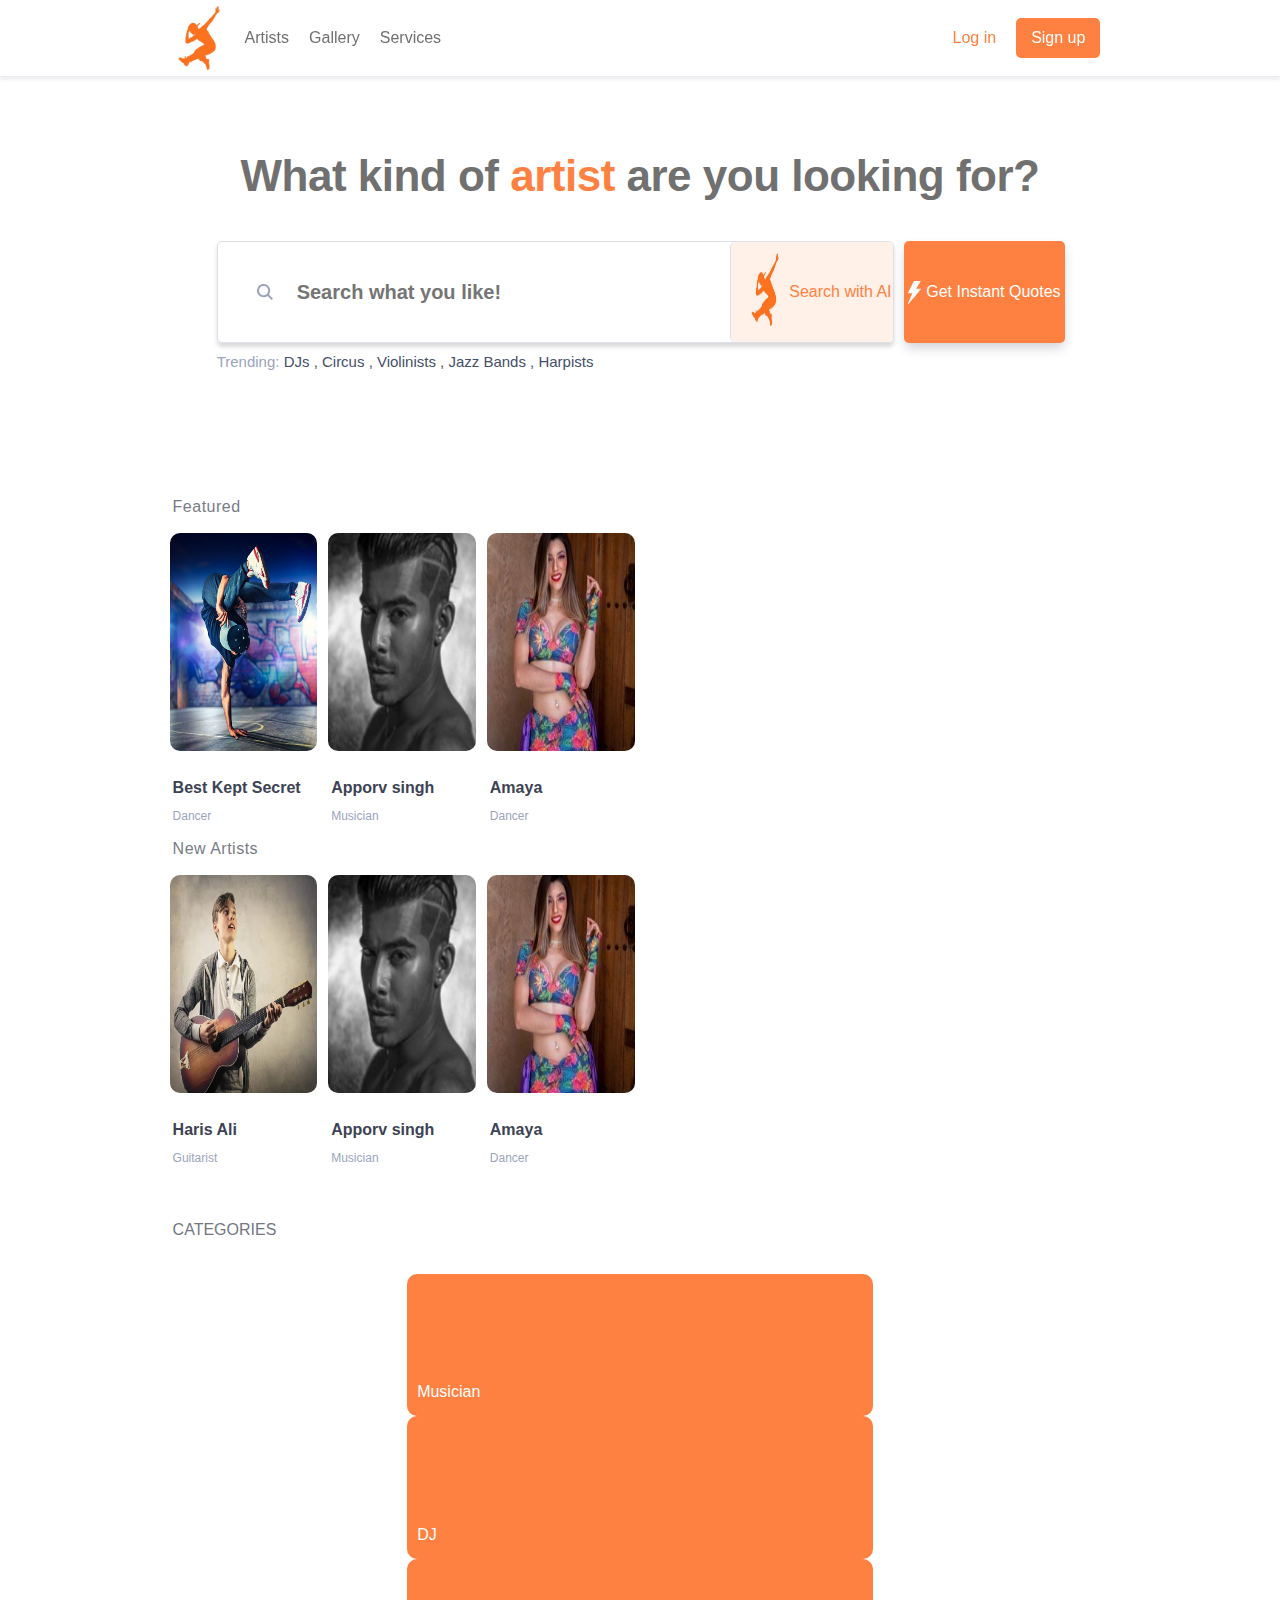
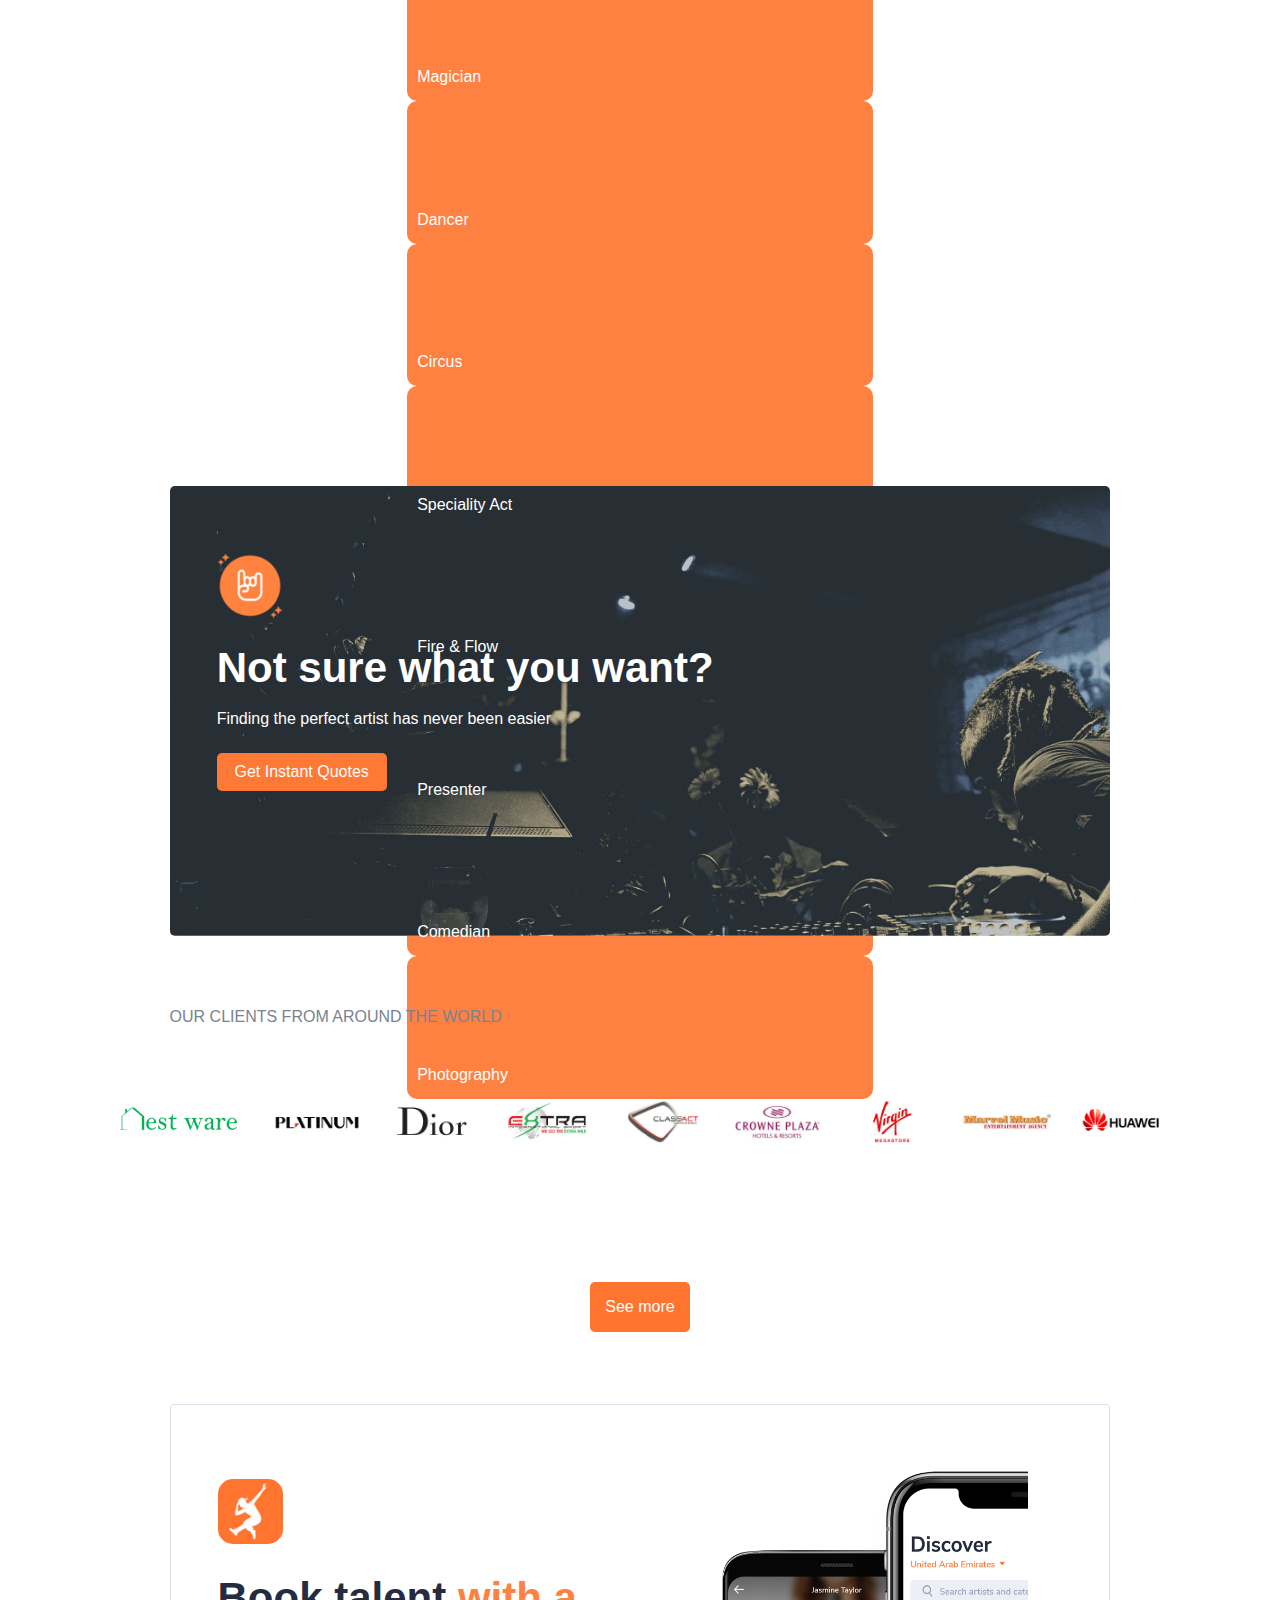
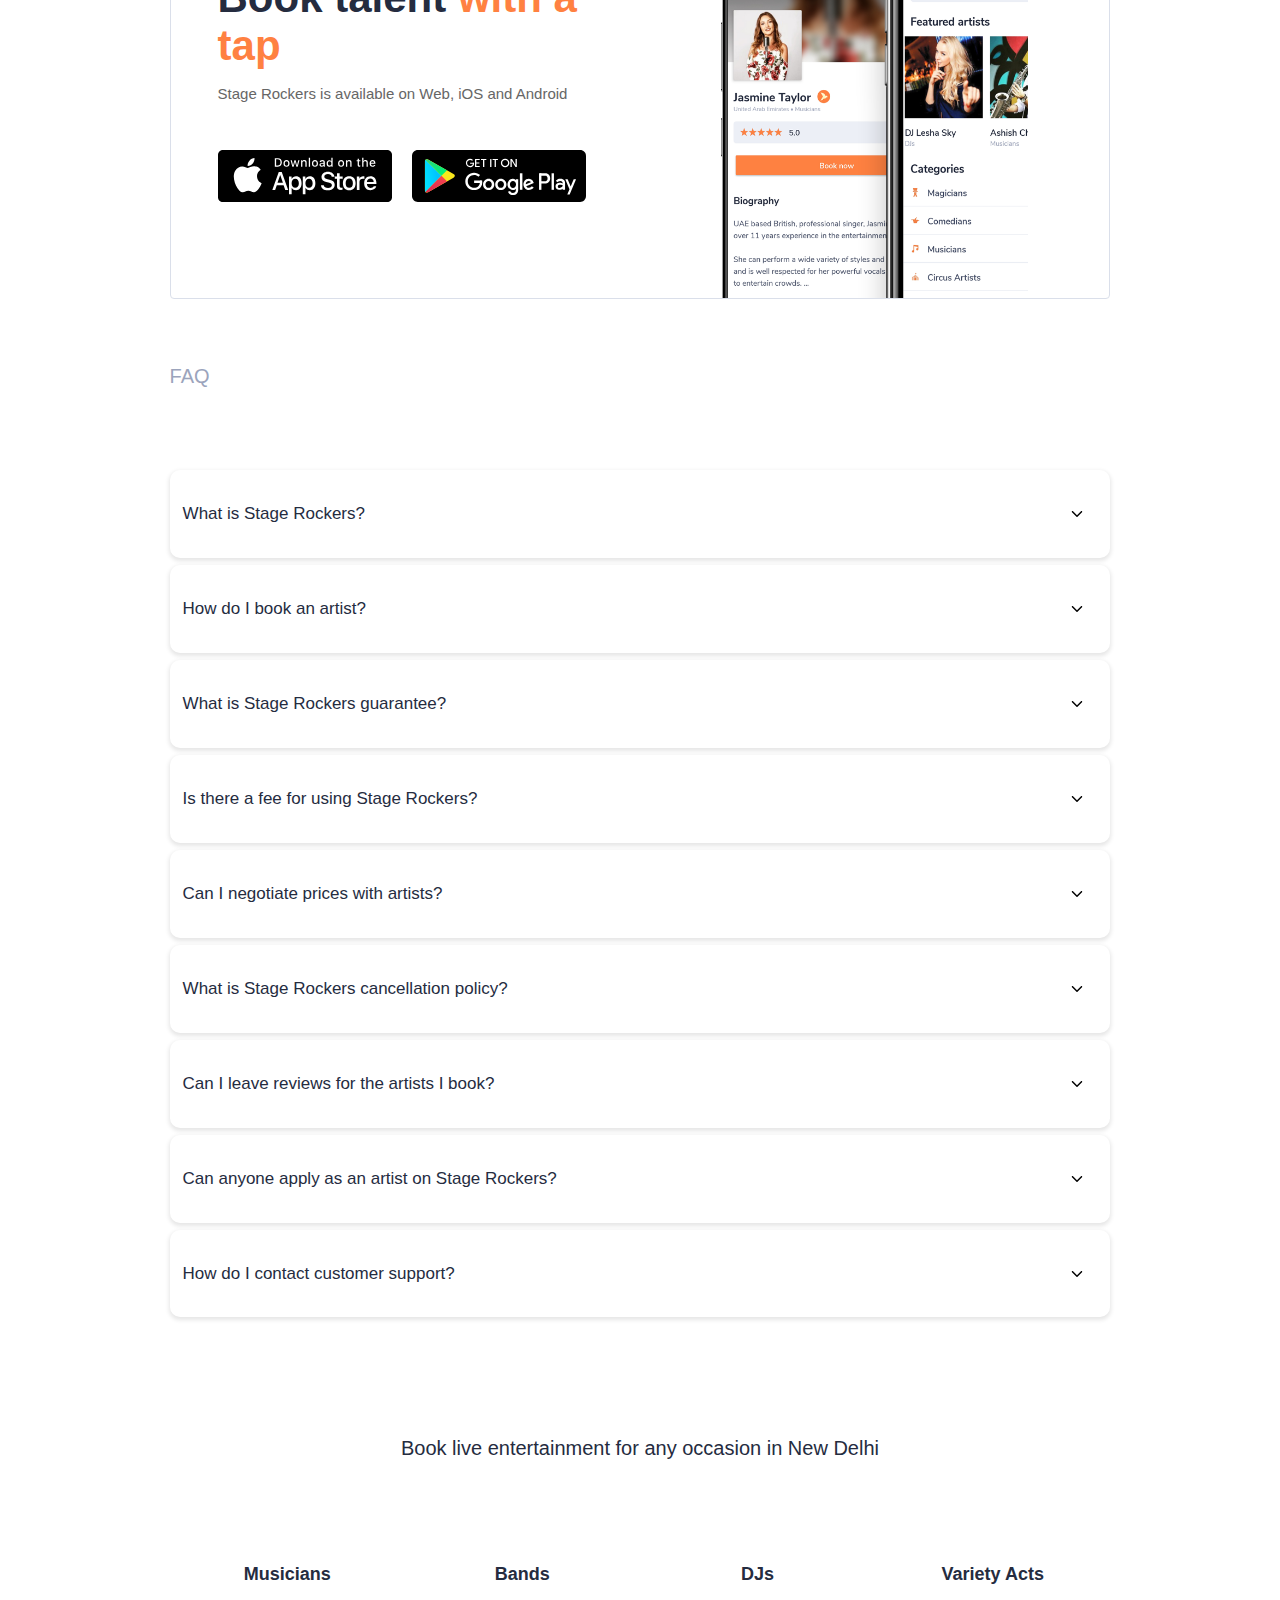
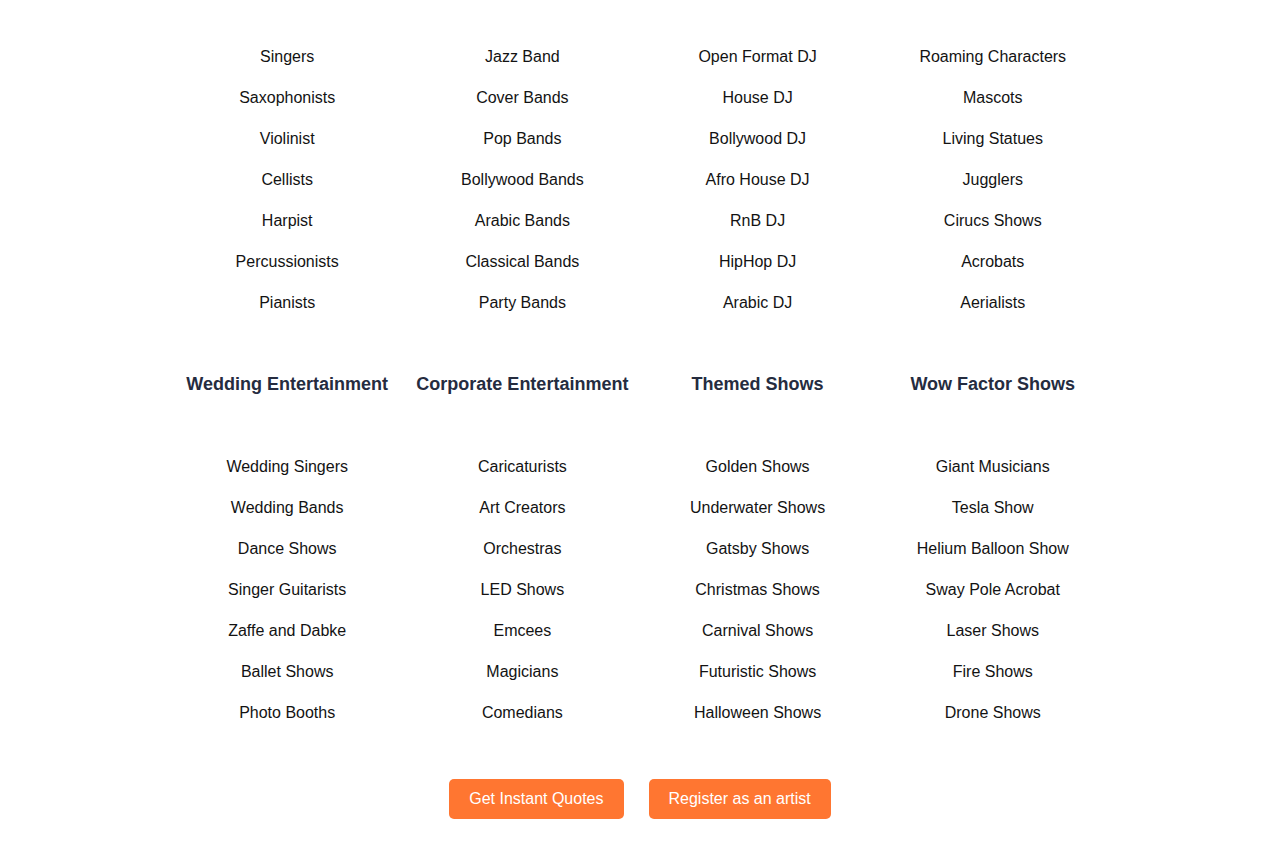
<file: index.html>
<!DOCTYPE html>
<html lang="en">

<head>
    <meta charset="UTF-8">
    <meta name="viewport" content="width=device-width, initial-scale=1.0">
    <title>Stage Rockers</title>
    <style>
        .aicont {
            height: 100%;
            width: 25%;
            border-left: 1px solid #dbe0eb;
            border-radius: 5px;
            z-index: 1;
            display: flex;
            background-color: #fff0e8;
            cursor: pointer;
        }

        .ailogocont {
            height: 100%;
            width: 35%;
            display: flex;
            align-items: center;
            justify-content: center;
        }

        .ailogocont img {
            height: 73%;
            width: 73%;
            margin-left: 15px;
            margin-bottom: 5px;
        }

        .aitextcont {
            height: 100%;
            width: 65%;
            display: flex;
            align-items: center;
            justify-content: center;
            color: #ff8141;
            font-weight: 500;
        }

        
    </style>
    <link rel="stylesheet" href="mainpage/bookshow.css">
    <link rel="stylesheet" href="mainpage/faq.css">
    <link rel="stylesheet" href="mainpage/phone.css">
    <link rel="stylesheet" href="mainpage/clients.css">
    <link rel="stylesheet" href="mainpage/blackimage.css">
    <link rel="stylesheet" href="mainpage/categories.css">
    <link rel="stylesheet" href="mainpage/newartists.css">
    <link rel="stylesheet" href="mainpage/featured.css">
    <link rel="stylesheet" href="mainpage/header.css">
    <link rel="stylesheet" href="mainpage/search.css">
</head>

<body>
    <header>
        <div class="navbar">
            <div class="nav">
                <div class="logo">
                    <img src="images/mainPageImages/dancelogo.png" alt="Logo">
                </div>
                <div class="nav1cont">
                    <!--<div class="nav1 artists">Artists</div>
                    <div class="nav1 gallery">Gallery</div>
                    <div class="nav1 services">Services</div>-->
                    <a class="nav1 artists" href="artistsPage/artistsPage.html">Artists</a>
                    <a class="nav1 gallery" href="gallerypage/galleryPage.html">Gallery</a>
                    <a class="nav1 services" href="servicesPage/servicesPage.html">Services</a>
                </div>
                <div class="nav2cont">
                    <!-- <div class="nav2 login">Log in</div> -->
                    <!--<div class="nav2 signup">Sign up</div>-->

                    <a class="nav2 login" href="signinpage/signinpage.html">Log in</a>
                    <a class="nav2 signup" href="signinpage/signinpage.html">Sign up</a>
                </div>

            </div>
        </div>
    </header>



    <main>


        <div class="search">
            <div class="searchcont">
                <div class="text">What kind of <span style="color: #ff8141;">artist</span> are you looking for?</div>
                <div class="searchbar">
                    <div class="searchbox">
                        <img class="searchicon"
                            src="images/mainPageImages/newsearchicon.svg" alt="">
                        <input class="searchinput" type="text" placeholder="Search what you like!" autofocus>
                        <div class="aicont">
                            <div class="ailogocont">
                                <img src="images/mainPageImages/dancelogo.png" alt="">
                            </div>
                            <div class="aitextcont">
                                <div class="aitext">Search with AI</div>
                            </div>
                        </div>
                    </div>
                    <div class="orangeboxcont">
                        <img src="images/mainPageImages/electricicon.svg" alt="">
                        <div class="orangebox">Get Instant Quotes</div>
                    </div>
                </div>
                <div class="base"><span style="color: #9ba4bc;">Trending: </span>DJs , Circus , Violinists , Jazz Bands
                    , Harpists</div>
            </div>
        </div>





        <div class="featured">
            <div class="heading">
                <div class="featuredtext">Featured</div>
            </div>
            <div class="flexy">
                <div class="featuredbox featuredbox1">
                    <div class="imagecont">
                        <img src="images/mainPageImages/street dancer2.jpeg" alt="">
                    </div>
                    <div class="imageheading">
                        <div class="imageheadingtext">Best Kept Secret</div>
                    </div>
                    <div class="imagebase">
                        <div class="imagebasetext">Dancer</div>
                    </div>
                </div>
                <div class="featuredbox featuredbox2">
                    <div class="imagecont">
                        <img src="images/mainPageImages/appor singh.jpeg" alt="">
                    </div>
                    <div class="imageheading">
                        <div class="imageheadingtext">Apporv singh</div>
                    </div>
                    <div class="imagebase">
                        <div class="imagebasetext">Musician</div>
                    </div>
                </div>
                <div class="featuredbox featuredbox3">
                    <div class="imagecont">
                        <img src="images/mainPageImages/amaya.jpeg" alt="">
                    </div>
                    <div class="imageheading">
                        <div class="imageheadingtext">Amaya</div>
                    </div>
                    <div class="imagebase">
                        <div class="imagebasetext">Dancer</div>
                    </div>
                </div>
                <div class="featuredbox featuredbox4"></div>
                <div class="featuredbox featuredbox5"></div>
                <div class="featuredbox featuredbox6"></div>
            </div>
        </div>



        <div class="newartists">
            <div class="heading">
                <div class="featuredtext">New Artists</div>
            </div>
            <div class="flexy">
                <div class="featuredbox featuredbox1">
                    <div class="imagecont">
                        <img src="images/mainPageImages/musicianboy.jpg" alt="">
                    </div>
                    <div class="imageheading">
                        <div class="imageheadingtext">Haris Ali</div>
                    </div>
                    <div class="imagebase">
                        <div class="imagebasetext">Guitarist</div>
                    </div>
                </div>
                <div class="featuredbox featuredbox2">
                    <div class="imagecont">
                        <img src="images/mainPageImages/appor singh.jpeg" alt="">
                    </div>
                    <div class="imageheading">
                        <div class="imageheadingtext">Apporv singh</div>
                    </div>
                    <div class="imagebase">
                        <div class="imagebasetext">Musician</div>
                    </div>
                </div>
                <div class="featuredbox featuredbox3">
                    <div class="imagecont">
                        <img src="images/mainPageImages/amaya.jpeg" alt="">
                    </div>
                    <div class="imageheading">
                        <div class="imageheadingtext">Amaya</div>
                    </div>
                    <div class="imagebase">
                        <div class="imagebasetext">Dancer</div>
                    </div>
                </div>
                <div class="featuredbox featuredbox4"></div>
                <div class="featuredbox featuredbox5"></div>
                <div class="featuredbox featuredbox6"></div>
            </div>
        </div>

        <div class="categories">
            <div class="categoryheading">
                <div class="categoryheadingtext">CATEGORIES</div>
            </div>
            <div class="categorycontainer">

                <div class="categorybox categorybox1">
                    <div class="categoryboxtext">Musician</div>
                </div>
                <div class="categorybox categorybox2">
                    <div class="categoryboxtext">DJ</div>

                </div>
                <div class="categorybox categorybox3">
                    <div class="categoryboxtext">Magician</div>
                </div>
                <div class="categorybox categorybox4">
                    <div class="categoryboxtext">Dancer</div>
                </div>
                <div class="categorybox categorybox5">
                    <div class="categoryboxtext">Circus</div>
                </div>
                <div class="categorybox categorybox6">
                    <div class="categoryboxtext">Speciality Act</div>
                </div>
                <div class="categorybox categorybox7">
                    <div class="categoryboxtext">Fire & Flow</div>
                </div>
                <div class="categorybox categorybox8">
                    <div class="categoryboxtext">Presenter</div>
                </div>
                <div class="categorybox categorybox9">
                    <div class="categoryboxtext">Comedian</div>
                </div>
                <div class="categorybox categorybox10">
                    <div class="categoryboxtext">Photography</div>
                </div>

            </div>
        </div>



        <div class="blackimage">
            <div class="imagecontent">
                <div class="handlogo">
                    <img src="images/mainPageImages/handlogo.png" alt="">
                </div>
                <div class="boldtext">Not sure what you want?</div>
                <div class="baseline">Finding the perfect artist has never been easier</div>
                <div class="imagebutton">
                    <div class="imagebuttontext">Get Instant Quotes</div>
                </div>
            </div>
        </div>




        <div class="clients">
            <div class="clientheadingcont">
                <div class="clientheadingtext">OUR CLIENTS FROM AROUND THE WORLD</div>
            </div>
            <div class="brandslogo">
                <div class="brandslogocont">
                    <img src="images/mainPageImages/nestwarelogo.webp" alt="">
                    <img src="images/mainPageImages/platinumlogo.jpeg" alt="">
                    <img src="images/mainPageImages/diorlogo.jpeg" alt="">
                    <img src="images/mainPageImages/extralogo.jpeg" alt="">
                    <img src="images/mainPageImages/classactlogo.jpeg" alt="">
                    <img src="images/mainPageImages/crownlogo.jpeg" alt="">
                    <img src="images/mainPageImages/virginlogo.jpeg" alt="">
                    <img src="images/mainPageImages/marvellogo.jpeg" alt="">
                    <img src="images/mainPageImages/huawilogo.jpeg" alt="">
                </div>

                <div class="clientbuttoncont">
                    <div class="clientbutton">
                        <div class="clientbuttontext">See more</div>
                    </div>
                </div>
            </div>
        </div>



        <div class="phone">
            <div class="content">
                <div class="contentcont">
                    <div class="logoimagebox">
                        <img src="images/mainPageImages/dancelogowhite.png" alt="">
                    </div>
                    <div class="booktalentheading">
                        <div class="booktalenttext">Book talent <span style="color: #ff8141;">with a tap</span></div>
                    </div>
                    <div class="booktalentbaseline">Stage Rockers is available on Web, iOS and Android</div>
                    <div class="availability">
                        <img src="images/mainPageImages/applelogo.svg" alt="">
                        <img src="images/mainPageImages/google logo.svg" alt="">
                    </div>
                </div>

            </div>
            <div class="phoneimage">
                <div class="phoneimagecont"></div>
            </div>
        </div>




        <div class="faq">
            <div class="faqheadingcont">
                <div class="faqheadingtext">FAQ</div>
            </div>
            <div class="faqboxcont">
                <div class="faqbox faqbox1">
                    <div class="faqboxtext">What is Stage Rockers?</div>
                    <img src="images/mainPageImages/downarrow.svg" alt="">
                </div>

                <div class="faqbox faqbox2">
                    <div class="faqboxtext">How do I book an artist?</div>
                    <img src="images/mainPageImages/downarrow.svg" alt="">
                </div>

                <div class="faqbox faqbox3">
                    <div class="faqboxtext">What is Stage Rockers guarantee?</div>
                    <img src="images/mainPageImages/downarrow.svg" alt="">
                </div>

                <div class="faqbox faqbox4">
                    <div class="faqboxtext">Is there a fee for using Stage Rockers?</div>
                    <img src="images/mainPageImages/downarrow.svg" alt="">
                </div>

                <div class="faqbox faqbox5">
                    <div class="faqboxtext">Can I negotiate prices with artists?</div>
                    <img src="images/mainPageImages/downarrow.svg" alt="">
                </div>

                <div class="faqbox faqbox6">
                    <div class="faqboxtext">What is Stage Rockers cancellation policy?</div>
                    <img src="images/mainPageImages/downarrow.svg" alt="">
                </div>

                <div class="faqbox faqbox7">
                    <div class="faqboxtext">Can I leave reviews for the artists I book?</div>
                    <img src="images/mainPageImages/downarrow.svg" alt="">
                </div>

                <div class="faqbox faqbox8">
                    <div class="faqboxtext">Can anyone apply as an artist on Stage Rockers?</div>
                    <img src="images/mainPageImages/downarrow.svg" alt="">
                </div>

                <div class="faqbox faqbox9">
                    <div class="faqboxtext">How do I contact customer support?</div>
                    <img src="images/mainPageImages/downarrow.svg" alt="">
                </div>

            </div>
        </div>



        <div class="bookshow">
            <div class="bookshowheadingcont">
                <div class="bookshowheadingtext">Book live entertainment for any occasion in New Delhi</div>
            </div>
            <div class="bookshowtablecont">
                <div class="column column1">
                    <div class="row row1 rowheading">Musicians</div>
                    <div class="row row2">Singers</div>
                    <div class="row row3">Saxophonists</div>
                    <div class="row row4">Violinist</div>
                    <div class="row row5">Cellists</div>
                    <div class="row row6">Harpist</div>
                    <div class="row row7">Percussionists</div>
                    <div class="row row8">Pianists</div>
                    <div class="row row9 rowheading">Wedding Entertainment</div>
                    <div class="row row10">Wedding Singers</div>
                    <div class="row row11">Wedding Bands</div>
                    <div class="row row12">Dance Shows</div>
                    <div class="row row13">Singer Guitarists</div>
                    <div class="row row14">Zaffe and Dabke</div>
                    <div class="row row15">Ballet Shows</div>
                    <div class="row row16">Photo Booths</div>
                </div>

                <div class="column column2">
                    <div class="row row1 rowheading">Bands</div>
                    <div class="row row2">Jazz Band</div>
                    <div class="row row3">Cover Bands</div>
                    <div class="row row4">Pop Bands</div>
                    <div class="row row5">Bollywood Bands</div>
                    <div class="row row6">Arabic Bands</div>
                    <div class="row row7">Classical Bands</div>
                    <div class="row row8">Party Bands</div>
                    <div class="row row9 rowheading">Corporate Entertainment</div>
                    <div class="row row10">Caricaturists</div>
                    <div class="row row11">Art Creators</div>
                    <div class="row row12">Orchestras</div>
                    <div class="row row13">LED Shows</div>
                    <div class="row row14">Emcees</div>
                    <div class="row row15">Magicians</div>
                    <div class="row row16">Comedians</div>
                </div>
                <div class="column column3">
                    <div class="row row1 rowheading">DJs</div>
                    <div class="row row2">Open Format DJ</div>
                    <div class="row row3">House DJ</div>
                    <div class="row row4">Bollywood DJ</div>
                    <div class="row row5">Afro House DJ</div>
                    <div class="row row6">RnB DJ</div>
                    <div class="row row7">HipHop DJ</div>
                    <div class="row row8">Arabic DJ</div>
                    <div class="row row9 rowheading">Themed Shows</div>
                    <div class="row row10">Golden Shows</div>
                    <div class="row row11">Underwater Shows</div>
                    <div class="row row12">Gatsby Shows</div>
                    <div class="row row13">Christmas Shows</div>
                    <div class="row row14">Carnival Shows</div>
                    <div class="row row15">Futuristic Shows</div>
                    <div class="row row16">Halloween Shows</div>
                </div>
                <div class="column column4">
                    <div class="row row1 rowheading">Variety Acts</div>
                    <div class="row row2">Roaming Characters</div>
                    <div class="row row3">Mascots</div>
                    <div class="row row4">Living Statues</div>
                    <div class="row row5">Jugglers</div>
                    <div class="row row6">Cirucs Shows</div>
                    <div class="row row7">Acrobats</div>
                    <div class="row row8">Aerialists</div>
                    <div class="row row9 rowheading">Wow Factor Shows</div>
                    <div class="row row10">Giant Musicians</div>
                    <div class="row row11">Tesla Show</div>
                    <div class="row row12">Helium Balloon Show</div>
                    <div class="row row13">Sway Pole Acrobat</div>
                    <div class="row row14">Laser Shows</div>
                    <div class="row row15">Fire Shows</div>
                    <div class="row row16">Drone Shows</div>
                </div>
            </div>
            <div class="bookshowbasecont">
                <div class="bookshowbasebutton1">
                    <div class="bookshowbasebutton1text">Get Instant Quotes</div>
                </div>
                <div class="bookshowbasebutton2">
                    <div class="bookshowbasebutton2text">Register as an artist</div>
                </div>
            </div>
        </div>
    </main>


    <script>
        const input = document.querySelector(".searchinput")
        const inputArray = ["Search what you like!", "Musician",
            "Dancer",
            "Magician",
            "DJ boys",
            "Violinist"
        ]

        function changeText(index) {
            setTimeout(() => {
                input.placeholder = inputArray[index];
                index = (index + 1) % inputArray.length;
                changeText(index);
            }, 1000)
        }
        changeText(0);

        const ai = document.querySelector(".aicont")
        ai.addEventListener("click", ()=>{
            window.location.href = "AIPage/aipage.html";
        })

    </script>
</body>

</html>
</file>
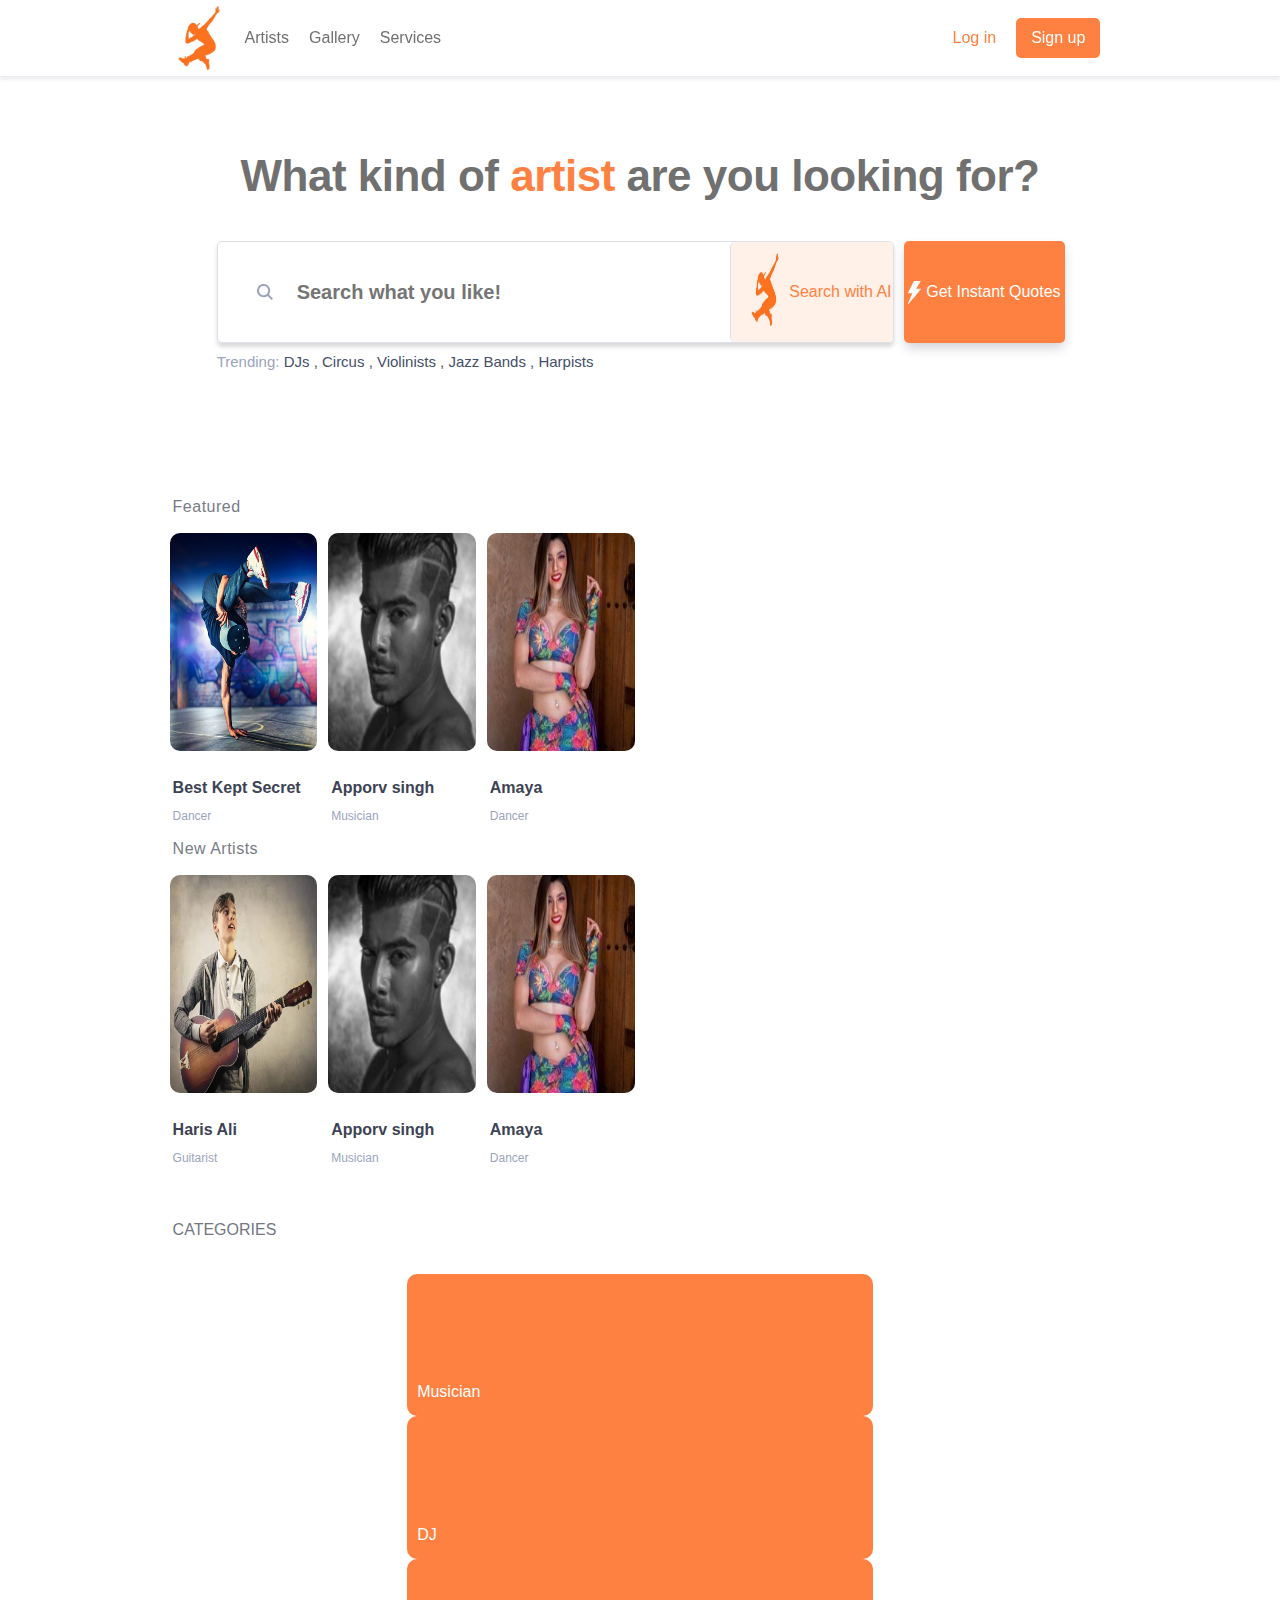
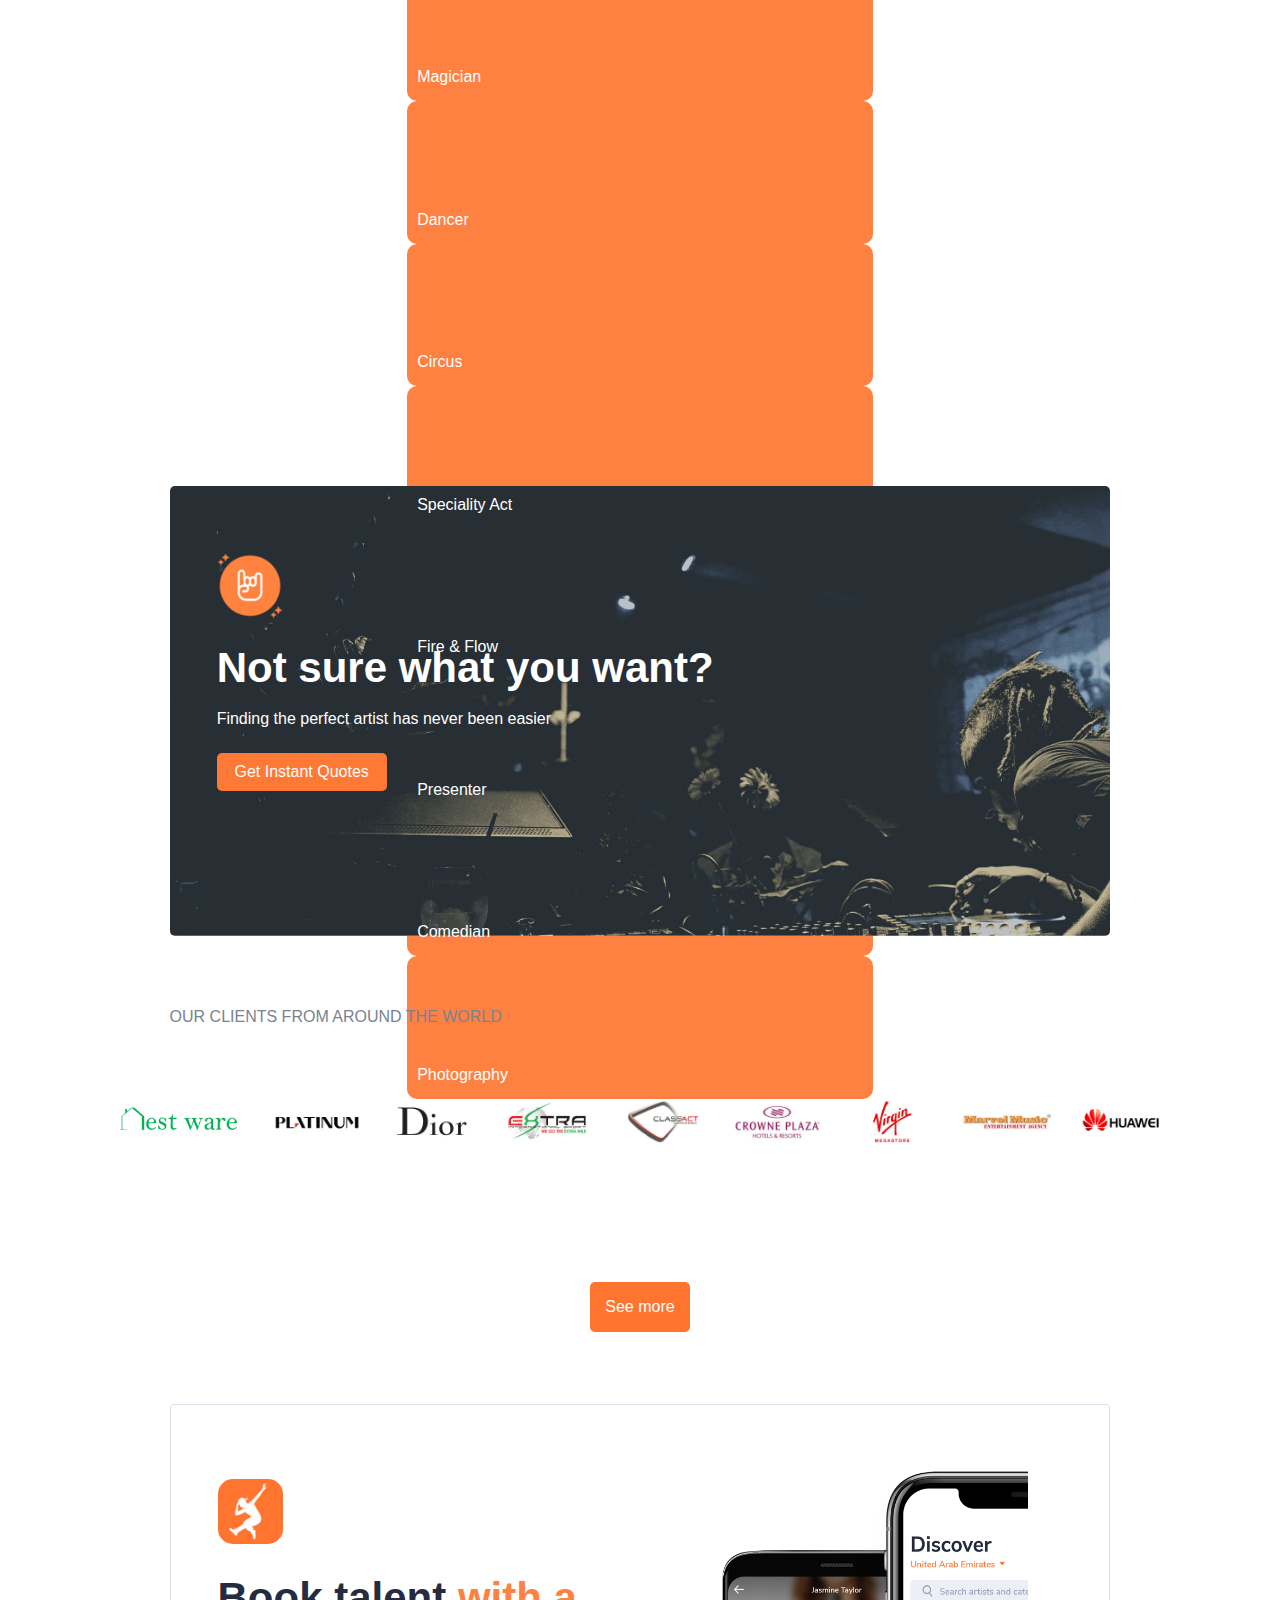
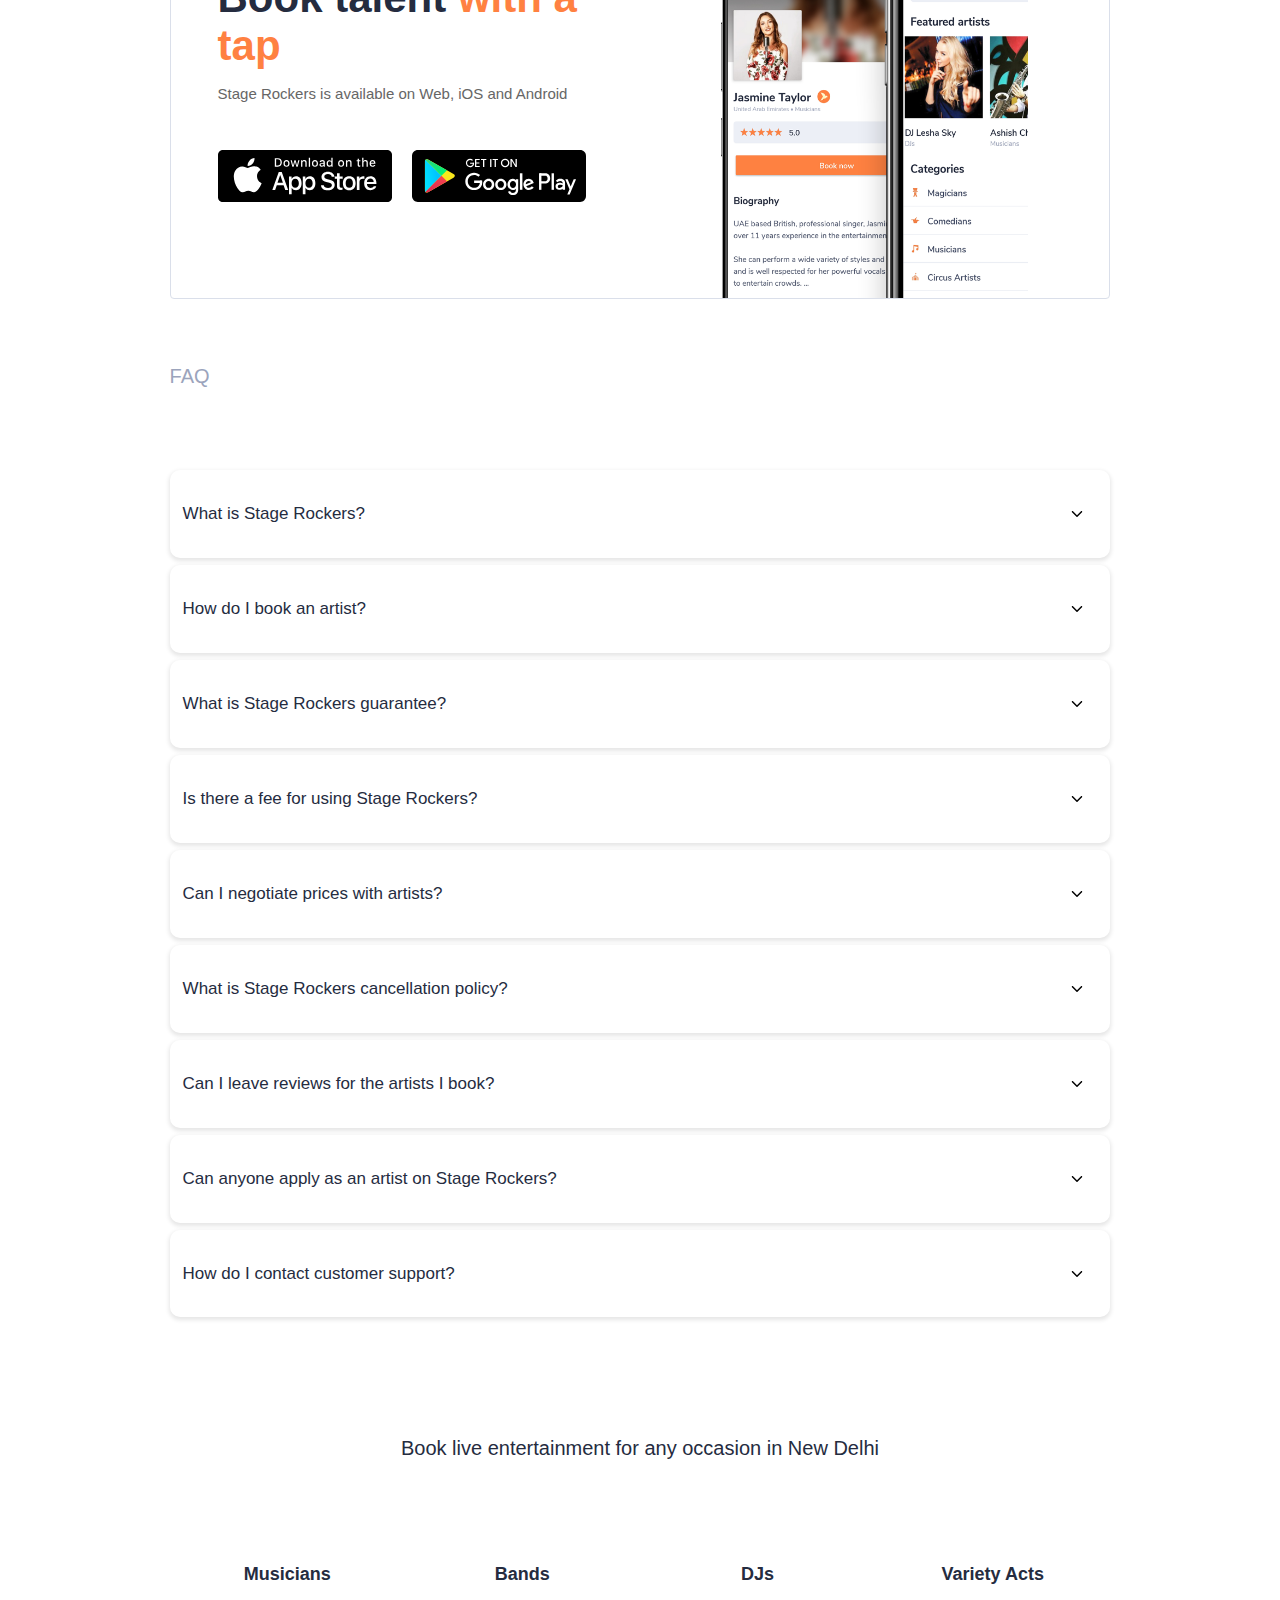
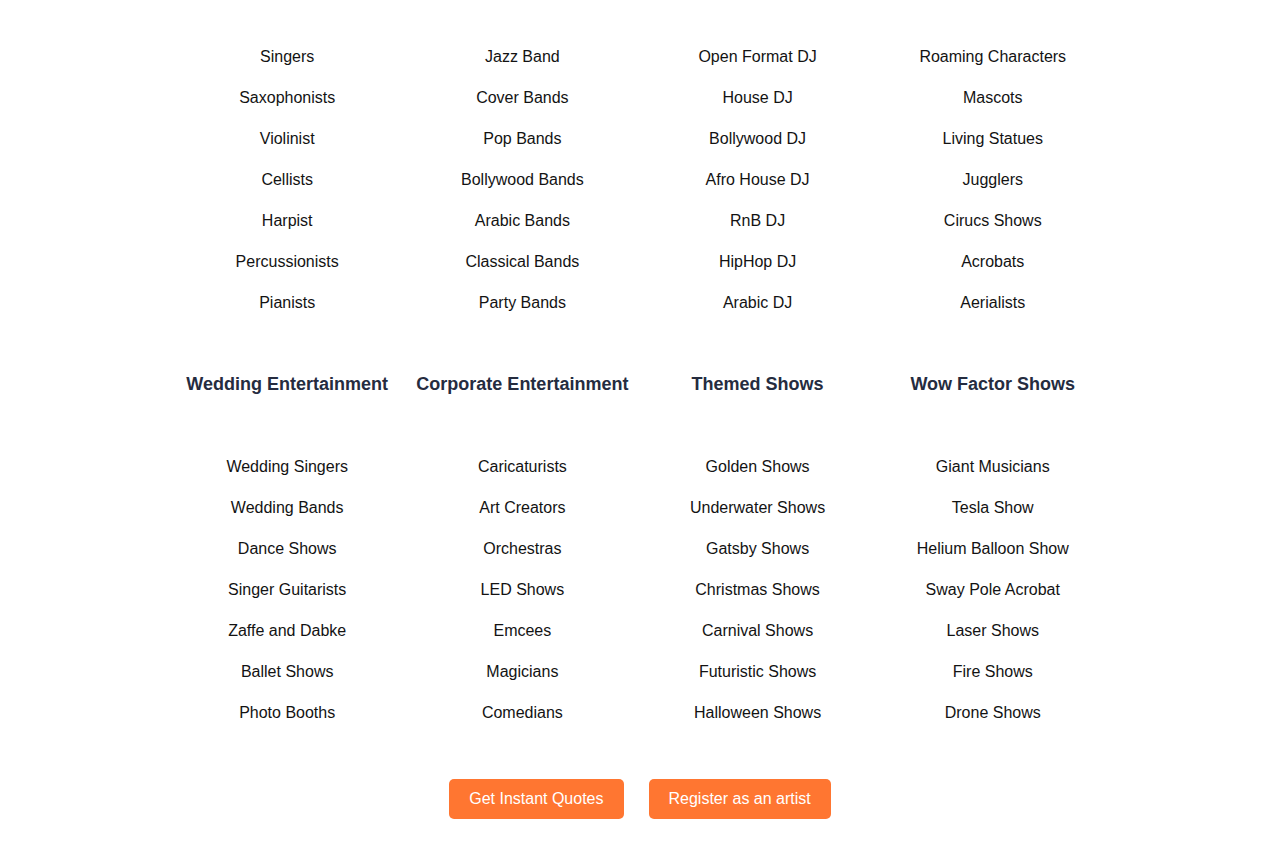
<file: index.html.html>
<!DOCTYPE html>
<html lang="en">

<head>
    <meta charset="UTF-8">
    <meta name="viewport" content="width=device-width, initial-scale=1.0">
    <title>Stage Rockers</title>
    <style>
        .aicont {
            height: 100%;
            width: 25%;
            border-left: 1px solid #dbe0eb;
            border-radius: 5px;
            z-index: 1;
            display: flex;
            background-color: #fff0e8;
            cursor: pointer;
        }

        .ailogocont {
            height: 100%;
            width: 35%;
            display: flex;
            align-items: center;
            justify-content: center;
        }

        .ailogocont img {
            height: 73%;
            width: 73%;
            margin-left: 15px;
            margin-bottom: 5px;
        }

        .aitextcont {
            height: 100%;
            width: 65%;
            display: flex;
            align-items: center;
            justify-content: center;
            color: #ff8141;
            font-weight: 500;
        }
    </style>
    <link rel="stylesheet" href="mainpage/bookshow.css">
    <link rel="stylesheet" href="mainpage/faq.css">
    <link rel="stylesheet" href="mainpage/phone.css">
    <link rel="stylesheet" href="mainpage/clients.css">
    <link rel="stylesheet" href="mainpage/blackimage.css">
    <link rel="stylesheet" href="mainpage/categories.css">
    <link rel="stylesheet" href="mainpage/newartists.css">
    <link rel="stylesheet" href="mainpage/featured.css">
    <link rel="stylesheet" href="mainpage/header.css">
    <link rel="stylesheet" href="mainpage/search.css">
</head>

<body>
    <header>
        <div class="navbar">
            <div class="nav">
                <div class="logo">
                    <img src="images/mainPageImages/dancelogo.png" alt="Logo">
                </div>
                <div class="nav1cont">
                    <!--<div class="nav1 artists">Artists</div>
                    <div class="nav1 gallery">Gallery</div>
                    <div class="nav1 services">Services</div>-->
                    <a class="nav1 artists" href="artistsPage/artistsPage.html">Artists</a>
                    <a class="nav1 gallery" href="gallerypage/galleryPage.html">Gallery</a>
                    <a class="nav1 services" href="servicesPage/servicesPage.html">Services</a>
                </div>
                <div class="nav2cont">
                    <!-- <div class="nav2 login">Log in</div> -->
                    <!--<div class="nav2 signup">Sign up</div>-->

                    <a class="nav2 login" href="signinpage/signinpage.html">Log in</a>
                    <a class="nav2 signup" href="signinpage/signinpage.html">Sign up</a>
                </div>

            </div>
        </div>
    </header>



    <main>


        <div class="search">
            <div class="searchcont">
                <div class="text">What kind of <span style="color: #ff8141;">artist</span> are you looking for?</div>
                <div class="searchbar">
                    <div class="searchbox">
                        <img class="searchicon"
                            src="images/mainPageImages/newsearchicon.svg" alt="">
                        <input class="searchinput" type="text" placeholder="Search what you like!">
                        <div class="aicont">
                            <div class="ailogocont">
                                <img src="images/mainPageImages/dancelogo.png" alt="">
                            </div>
                            <div class="aitextcont">
                                <div class="aitext">Search with AI</div>
                            </div>
                        </div>
                    </div>
                    <div class="orangeboxcont">
                        <img src="images/mainPageImages/electricicon.svg" alt="">
                        <div class="orangebox">Get Instant Quotes</div>
                    </div>
                </div>
                <div class="base"><span style="color: #9ba4bc;">Trending: </span>DJs , Circus , Violinists , Jazz Bands
                    , Harpists</div>
            </div>
        </div>





        <div class="featured">
            <div class="heading">
                <div class="featuredtext">Featured</div>
            </div>
            <div class="flexy">
                <div class="featuredbox featuredbox1">
                    <div class="imagecont">
                        <img src="images/mainPageImages/street dancer2.jpeg" alt="">
                    </div>
                    <div class="imageheading">
                        <div class="imageheadingtext">Best Kept Secret</div>
                    </div>
                    <div class="imagebase">
                        <div class="imagebasetext">Dancer</div>
                    </div>
                </div>
                <div class="featuredbox featuredbox2">
                    <div class="imagecont">
                        <img src="images/mainPageImages/appor singh.jpeg" alt="">
                    </div>
                    <div class="imageheading">
                        <div class="imageheadingtext">Apporv singh</div>
                    </div>
                    <div class="imagebase">
                        <div class="imagebasetext">Musician</div>
                    </div>
                </div>
                <div class="featuredbox featuredbox3">
                    <div class="imagecont">
                        <img src="images/mainPageImages/amaya.jpeg" alt="">
                    </div>
                    <div class="imageheading">
                        <div class="imageheadingtext">Amaya</div>
                    </div>
                    <div class="imagebase">
                        <div class="imagebasetext">Dancer</div>
                    </div>
                </div>
                <div class="featuredbox featuredbox4"></div>
                <div class="featuredbox featuredbox5"></div>
                <div class="featuredbox featuredbox6"></div>
            </div>
        </div>



        <div class="newartists">
            <div class="heading">
                <div class="featuredtext">New Artists</div>
            </div>
            <div class="flexy">
                <div class="featuredbox featuredbox1">
                    <div class="imagecont">
                        <img src="images/mainPageImages/musicianboy.jpg" alt="">
                    </div>
                    <div class="imageheading">
                        <div class="imageheadingtext">Haris Ali</div>
                    </div>
                    <div class="imagebase">
                        <div class="imagebasetext">Guitarist</div>
                    </div>
                </div>
                <div class="featuredbox featuredbox2">
                    <div class="imagecont">
                        <img src="images/mainPageImages/appor singh.jpeg" alt="">
                    </div>
                    <div class="imageheading">
                        <div class="imageheadingtext">Apporv singh</div>
                    </div>
                    <div class="imagebase">
                        <div class="imagebasetext">Musician</div>
                    </div>
                </div>
                <div class="featuredbox featuredbox3">
                    <div class="imagecont">
                        <img src="images/mainPageImages/amaya.jpeg" alt="">
                    </div>
                    <div class="imageheading">
                        <div class="imageheadingtext">Amaya</div>
                    </div>
                    <div class="imagebase">
                        <div class="imagebasetext">Dancer</div>
                    </div>
                </div>
                <div class="featuredbox featuredbox4"></div>
                <div class="featuredbox featuredbox5"></div>
                <div class="featuredbox featuredbox6"></div>
            </div>
        </div>

        <div class="categories">
            <div class="categoryheading">
                <div class="categoryheadingtext">CATEGORIES</div>
            </div>
            <div class="categorycontainer">

                <div class="categorybox categorybox1">
                    <div class="categoryboxtext">Musician</div>
                </div>
                <div class="categorybox categorybox2">
                    <div class="categoryboxtext">DJ</div>

                </div>
                <div class="categorybox categorybox3">
                    <div class="categoryboxtext">Magician</div>
                </div>
                <div class="categorybox categorybox4">
                    <div class="categoryboxtext">Dancer</div>
                </div>
                <div class="categorybox categorybox5">
                    <div class="categoryboxtext">Circus</div>
                </div>
                <div class="categorybox categorybox6">
                    <div class="categoryboxtext">Speciality Act</div>
                </div>
                <div class="categorybox categorybox7">
                    <div class="categoryboxtext">Fire & Flow</div>
                </div>
                <div class="categorybox categorybox8">
                    <div class="categoryboxtext">Presenter</div>
                </div>
                <div class="categorybox categorybox9">
                    <div class="categoryboxtext">Comedian</div>
                </div>
                <div class="categorybox categorybox10">
                    <div class="categoryboxtext">Photography</div>
                </div>

            </div>
        </div>



        <div class="blackimage">
            <div class="imagecontent">
                <div class="handlogo">
                    <img src="images/mainPageImages/handlogo.png" alt="">
                </div>
                <div class="boldtext">Not sure what you want?</div>
                <div class="baseline">Finding the perfect artist has never been easier</div>
                <div class="imagebutton">
                    <div class="imagebuttontext">Get Instant Quotes</div>
                </div>
            </div>
        </div>




        <div class="clients">
            <div class="clientheadingcont">
                <div class="clientheadingtext">OUR CLIENTS FROM AROUND THE WORLD</div>
            </div>
            <div class="brandslogo">
                <div class="brandslogocont">
                    <img src="images/mainPageImages/nestwarelogo.webp" alt="">
                    <img src="images/mainPageImages/platinumlogo.jpeg" alt="">
                    <img src="images/mainPageImages/diorlogo.jpeg" alt="">
                    <img src="images/mainPageImages/extralogo.jpeg" alt="">
                    <img src="images/mainPageImages/classactlogo.jpeg" alt="">
                    <img src="images/mainPageImages/crownlogo.jpeg" alt="">
                    <img src="images/mainPageImages/virginlogo.jpeg" alt="">
                    <img src="images/mainPageImages/marvellogo.jpeg" alt="">
                    <img src="images/mainPageImages/huawilogo.jpeg" alt="">
                </div>

                <div class="clientbuttoncont">
                    <div class="clientbutton">
                        <div class="clientbuttontext">See more</div>
                    </div>
                </div>
            </div>
        </div>



        <div class="phone">
            <div class="content">
                <div class="contentcont">
                    <div class="logoimagebox">
                        <img src="images/mainPageImages/dancelogowhite.png" alt="">
                    </div>
                    <div class="booktalentheading">
                        <div class="booktalenttext">Book talent <span style="color: #ff8141;">with a tap</span></div>
                    </div>
                    <div class="booktalentbaseline">Stage Rockers is available on Web, iOS and Android</div>
                    <div class="availability">
                        <img src="images/mainPageImages/applelogo.svg" alt="">
                        <img src="images/mainPageImages/google logo.svg" alt="">
                    </div>
                </div>

            </div>
            <div class="phoneimage">
                <div class="phoneimagecont"></div>
            </div>
        </div>




        <div class="faq">
            <div class="faqheadingcont">
                <div class="faqheadingtext">FAQ</div>
            </div>
            <div class="faqboxcont">
                <div class="faqbox faqbox1">
                    <div class="faqboxtext">What is Stage Rockers?</div>
                    <img src="images/mainPageImages/downarrow.svg" alt="">
                </div>

                <div class="faqbox faqbox2">
                    <div class="faqboxtext">How do I book an artist?</div>
                    <img src="images/mainPageImages/downarrow.svg" alt="">
                </div>

                <div class="faqbox faqbox3">
                    <div class="faqboxtext">What is Stage Rockers guarantee?</div>
                    <img src="images/mainPageImages/downarrow.svg" alt="">
                </div>

                <div class="faqbox faqbox4">
                    <div class="faqboxtext">Is there a fee for using Stage Rockers?</div>
                    <img src="images/mainPageImages/downarrow.svg" alt="">
                </div>

                <div class="faqbox faqbox5">
                    <div class="faqboxtext">Can I negotiate prices with artists?</div>
                    <img src="images/mainPageImages/downarrow.svg" alt="">
                </div>

                <div class="faqbox faqbox6">
                    <div class="faqboxtext">What is Stage Rockers cancellation policy?</div>
                    <img src="images/mainPageImages/downarrow.svg" alt="">
                </div>

                <div class="faqbox faqbox7">
                    <div class="faqboxtext">Can I leave reviews for the artists I book?</div>
                    <img src="images/mainPageImages/downarrow.svg" alt="">
                </div>

                <div class="faqbox faqbox8">
                    <div class="faqboxtext">Can anyone apply as an artist on Stage Rockers?</div>
                    <img src="images/mainPageImages/downarrow.svg" alt="">
                </div>

                <div class="faqbox faqbox9">
                    <div class="faqboxtext">How do I contact customer support?</div>
                    <img src="images/mainPageImages/downarrow.svg" alt="">
                </div>

            </div>
        </div>



        <div class="bookshow">
            <div class="bookshowheadingcont">
                <div class="bookshowheadingtext">Book live entertainment for any occasion in New Delhi</div>
            </div>
            <div class="bookshowtablecont">
                <div class="column column1">
                    <div class="row row1 rowheading">Musicians</div>
                    <div class="row row2">Singers</div>
                    <div class="row row3">Saxophonists</div>
                    <div class="row row4">Violinist</div>
                    <div class="row row5">Cellists</div>
                    <div class="row row6">Harpist</div>
                    <div class="row row7">Percussionists</div>
                    <div class="row row8">Pianists</div>
                    <div class="row row9 rowheading">Wedding Entertainment</div>
                    <div class="row row10">Wedding Singers</div>
                    <div class="row row11">Wedding Bands</div>
                    <div class="row row12">Dance Shows</div>
                    <div class="row row13">Singer Guitarists</div>
                    <div class="row row14">Zaffe and Dabke</div>
                    <div class="row row15">Ballet Shows</div>
                    <div class="row row16">Photo Booths</div>
                </div>

                <div class="column column2">
                    <div class="row row1 rowheading">Bands</div>
                    <div class="row row2">Jazz Band</div>
                    <div class="row row3">Cover Bands</div>
                    <div class="row row4">Pop Bands</div>
                    <div class="row row5">Bollywood Bands</div>
                    <div class="row row6">Arabic Bands</div>
                    <div class="row row7">Classical Bands</div>
                    <div class="row row8">Party Bands</div>
                    <div class="row row9 rowheading">Corporate Entertainment</div>
                    <div class="row row10">Caricaturists</div>
                    <div class="row row11">Art Creators</div>
                    <div class="row row12">Orchestras</div>
                    <div class="row row13">LED Shows</div>
                    <div class="row row14">Emcees</div>
                    <div class="row row15">Magicians</div>
                    <div class="row row16">Comedians</div>
                </div>
                <div class="column column3">
                    <div class="row row1 rowheading">DJs</div>
                    <div class="row row2">Open Format DJ</div>
                    <div class="row row3">House DJ</div>
                    <div class="row row4">Bollywood DJ</div>
                    <div class="row row5">Afro House DJ</div>
                    <div class="row row6">RnB DJ</div>
                    <div class="row row7">HipHop DJ</div>
                    <div class="row row8">Arabic DJ</div>
                    <div class="row row9 rowheading">Themed Shows</div>
                    <div class="row row10">Golden Shows</div>
                    <div class="row row11">Underwater Shows</div>
                    <div class="row row12">Gatsby Shows</div>
                    <div class="row row13">Christmas Shows</div>
                    <div class="row row14">Carnival Shows</div>
                    <div class="row row15">Futuristic Shows</div>
                    <div class="row row16">Halloween Shows</div>
                </div>
                <div class="column column4">
                    <div class="row row1 rowheading">Variety Acts</div>
                    <div class="row row2">Roaming Characters</div>
                    <div class="row row3">Mascots</div>
                    <div class="row row4">Living Statues</div>
                    <div class="row row5">Jugglers</div>
                    <div class="row row6">Cirucs Shows</div>
                    <div class="row row7">Acrobats</div>
                    <div class="row row8">Aerialists</div>
                    <div class="row row9 rowheading">Wow Factor Shows</div>
                    <div class="row row10">Giant Musicians</div>
                    <div class="row row11">Tesla Show</div>
                    <div class="row row12">Helium Balloon Show</div>
                    <div class="row row13">Sway Pole Acrobat</div>
                    <div class="row row14">Laser Shows</div>
                    <div class="row row15">Fire Shows</div>
                    <div class="row row16">Drone Shows</div>
                </div>
            </div>
            <div class="bookshowbasecont">
                <div class="bookshowbasebutton1">
                    <div class="bookshowbasebutton1text">Get Instant Quotes</div>
                </div>
                <div class="bookshowbasebutton2">
                    <div class="bookshowbasebutton2text">Register as an artist</div>
                </div>
            </div>
        </div>
    </main>


    <script>
        const input = document.querySelector(".searchinput")
        const inputArray = ["Search what you like!", "Musician",
            "Dancer",
            "Magician",
            "DJ boys",
            "Violinist"
        ]

        function changeText(index) {
            setTimeout(() => {
                input.placeholder = inputArray[index];
                index = (index + 1) % inputArray.length;
                changeText(index);
            }, 1000)
        }
        changeText(0);

        const ai = document.querySelector(".aicont")
        ai.addEventListener("click", ()=>{
            window.location.href = "AIPage/aipage.html";
        })

    </script>
</body>

</html>
</file>
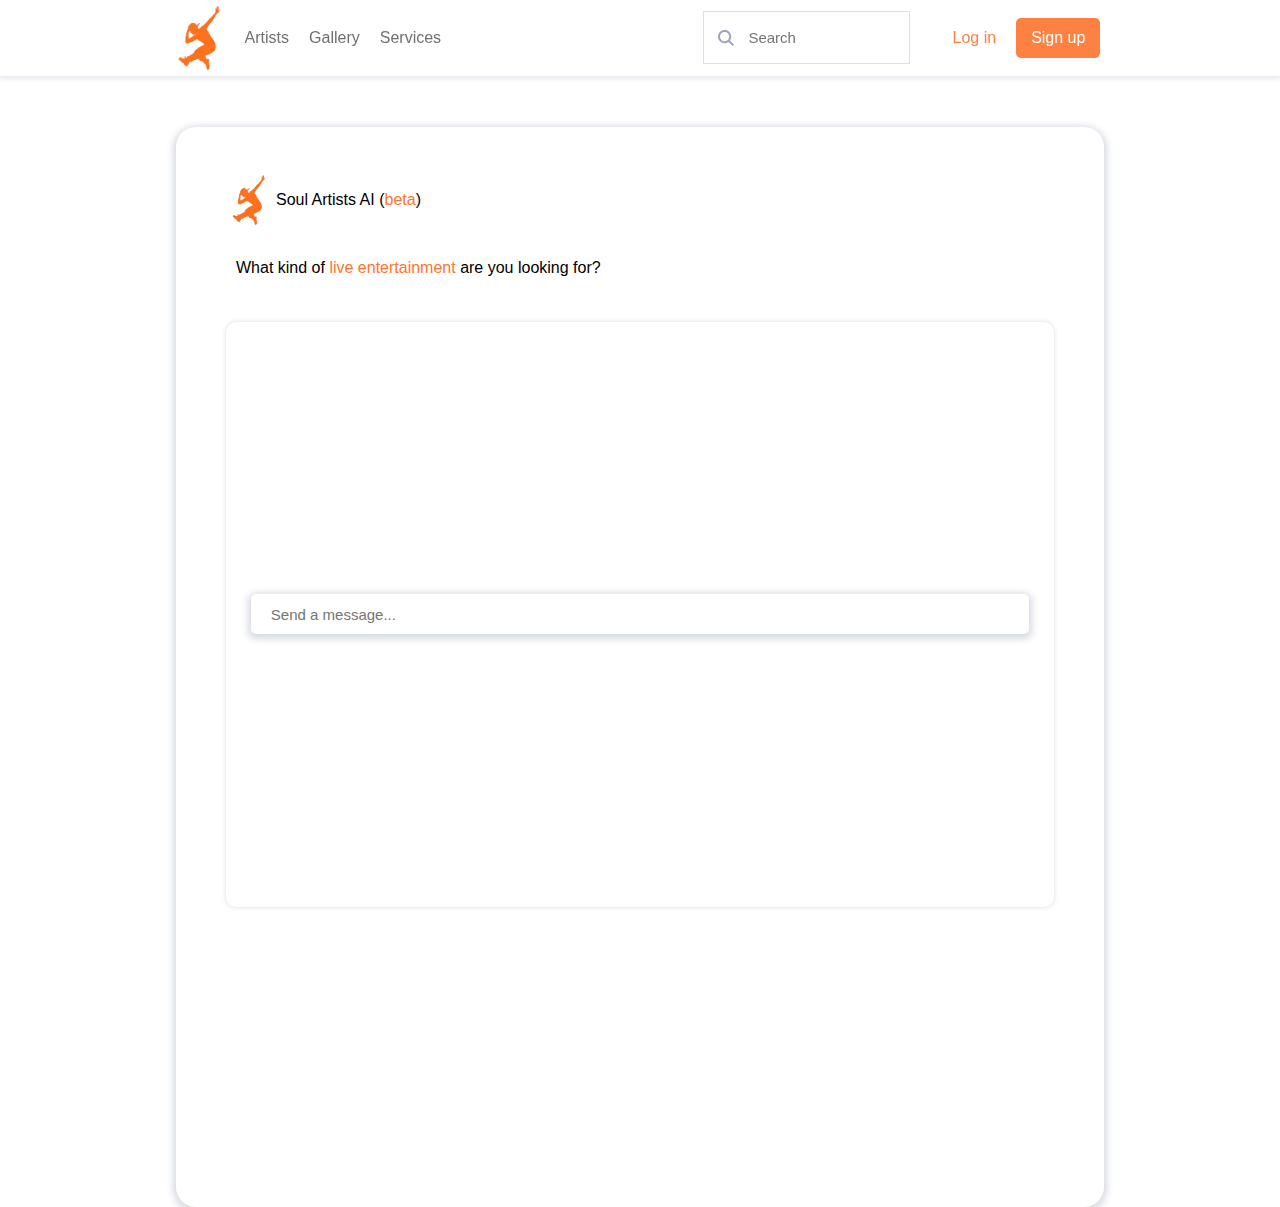
<file: AIPage/aipage.html>
<!DOCTYPE html>
<html lang="en">

<head>
    <meta charset="UTF-8">
    <meta name="viewport" content="width=device-width, initial-scale=1.0">
    <title>Search with AI</title>
    <style>
        * {
            margin: 0;
            padding: 0;
            box-sizing: border-box;
            font-family: "Nunito Sans", sans-serif;
        }

        main {
            display: flex;
            justify-content: center;
        }

        .maincont {
            height: 120vh;
            width: 72.5vw;
            margin-top: 50px;
            box-shadow: 0 2px 7px 3px #d7dae4;
            border-radius: 20px;
            padding-top: 40px;
            padding-left: 50px;
            padding-right: 50px;
        }

        .mainheadingcont {
            height: 15vh;
            width: 100%;
        }

        .upperline {
            height: 50%;
            width: 100%;
            display: flex;
            align-items: center;
        }

        .logoimagecont {
            height: 50px;
            width: 50px;
        }

        .logoimagecont img {
            height: 100%;
            width: 100%;
        }


        .baseline {
            height: 50%;
            width: 100%;
            display: flex;
            align-items: center;
        }

        .baselinetext {
            margin-left: 10px;
        }

        .subcont {
            height: 65vh;
            width: 100%;
            border-radius: 10px;
            box-shadow: 0px 0px 5px 0px #d7dae4;
            margin-top: 20px;
            display: flex;
            align-items: center;
            justify-content: center;
        }

        .searchcont {
            height: 40px;
            width: 94%;
            box-shadow: 0 2px 7px 3px #d7dae4;
            border-radius: 5px;
            display: flex;
            align-items: center;
        }

        .searchcont input {
            outline: none;
            border: none;
            font-size: 15px;
            margin-left: 20px
            
        }
    </style>
    <link rel="stylesheet" href="aiheader.css">
</head>

<body>


    <header>
        <div class="navbar">
            <div class="nav">
                <div class="logo">
                    <img src="../images/AIPageImages/dance logo.png" alt="Logo">
                </div>

                <div class="nav1cont">
                    <!--<div class="nav1 artists">Artists</div>
                    <div class="nav1 gallery">Gallery</div>
                    <div class="nav1 services">Services</div>  -->

                    <a href="/artistsPage/artistsPage.html" class="nav1 artists">Artists</a>
                    <a href="/gallerypage/galleryPage.html" class="nav1 gallery">Gallery</a>
                    <a href="/servicesPage/servicesPage.html" class="nav1 services">Services</a>

                </div>

                <div class="signinsearchcont">
                    <div class="signinsearchlogo">
                        <img src="../images/AIPageImages/newsearchicon.svg" alt="">
                    </div>
                    <div class="signinsearchlink">
                        <input type="text" placeholder="Search" name="signinsearch" id="signinsearch">
                    </div>

                </div>

                <div class="nav2cont">
                    <!--<div class="nav2 login">Log in</div>
                    <div class="nav2 signup">Sign up</div>-->

                    <a class="nav2 login" href="/signinpage/signinpage.html">Log in</a>
                    <a class="nav2 signup" href="/signinpage/signinpage.html">Sign up</a>
                </div>
            </div>
        </div>
    </header>

    <main>

        <div class="maincont">
            <div class="mainheadingcont">
                <div class="upperline">
                    <div class="logoimagecont">
                        <img src="../images/AIPageImages/dance logo.png" alt="">
                    </div>
                    <div class="headingtext">Soul Artists AI (<span style="color:  rgb(255, 116, 47);">beta</span>)
                    </div>
                </div>
                <div class="baseline">
                    <div class="baselinetext">What kind of<span style="color:rgb(255, 116, 47);">&nbsp;live
                            entertainment&nbsp;</span>are you looking for?</div>
                </div>
            </div>
            <div class="subcont">
                <div class="searchcont">
                    <input placeholder="Send a message..." type="text" name="" id="">
                </div>
            </div>
        </div>


    </main>


</body>

</html>
</file>
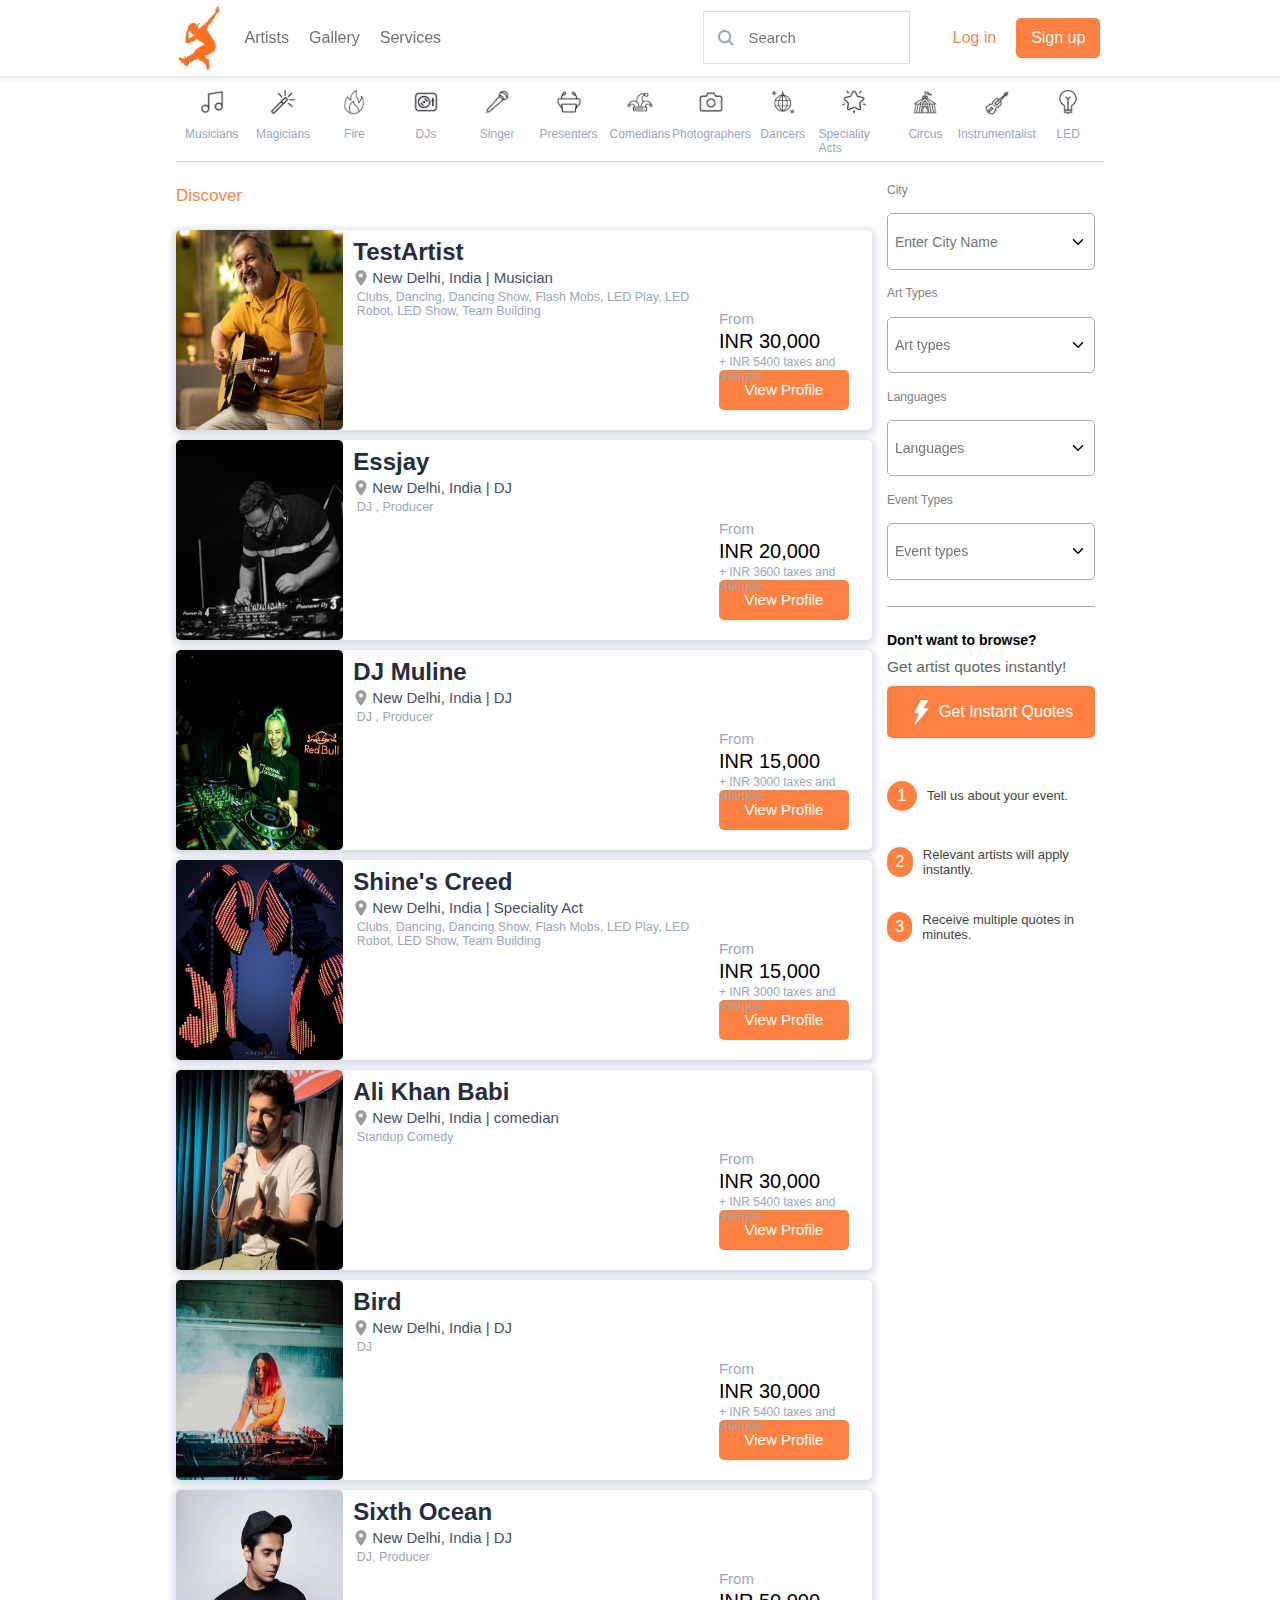
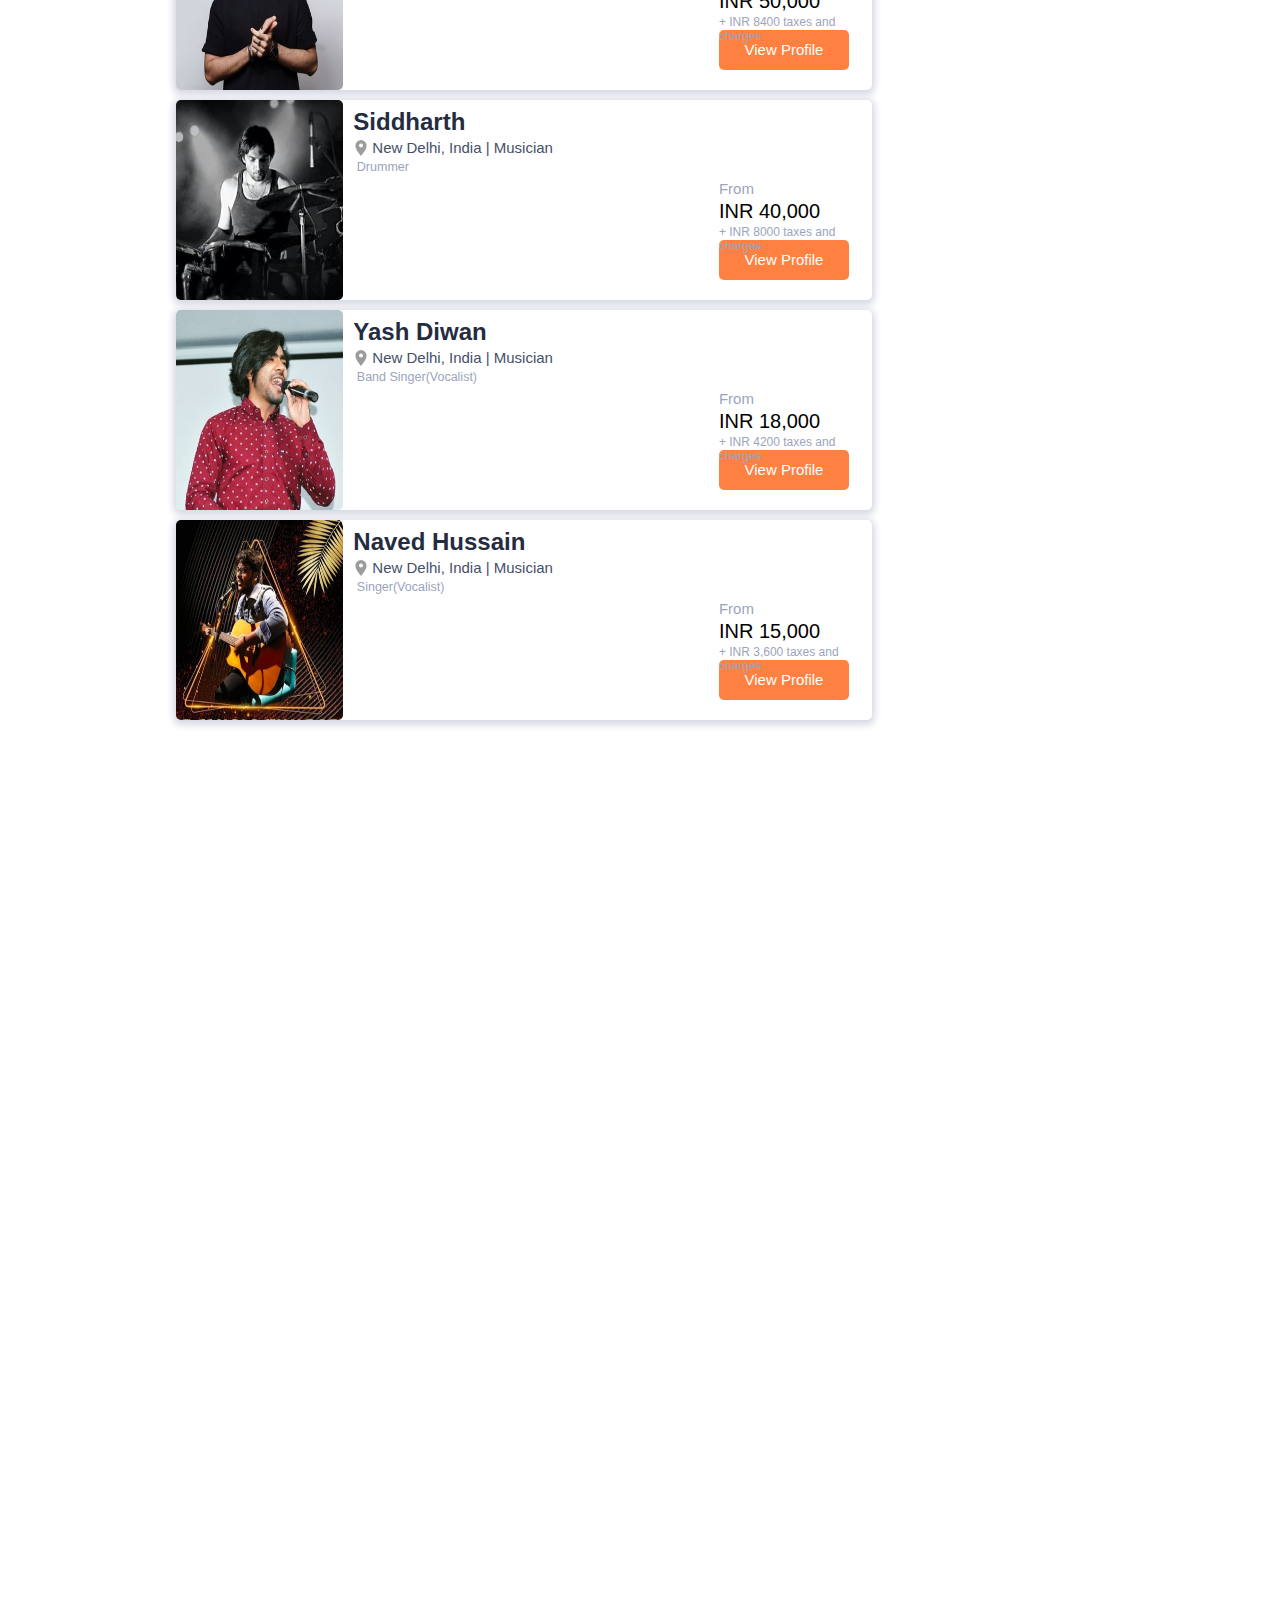
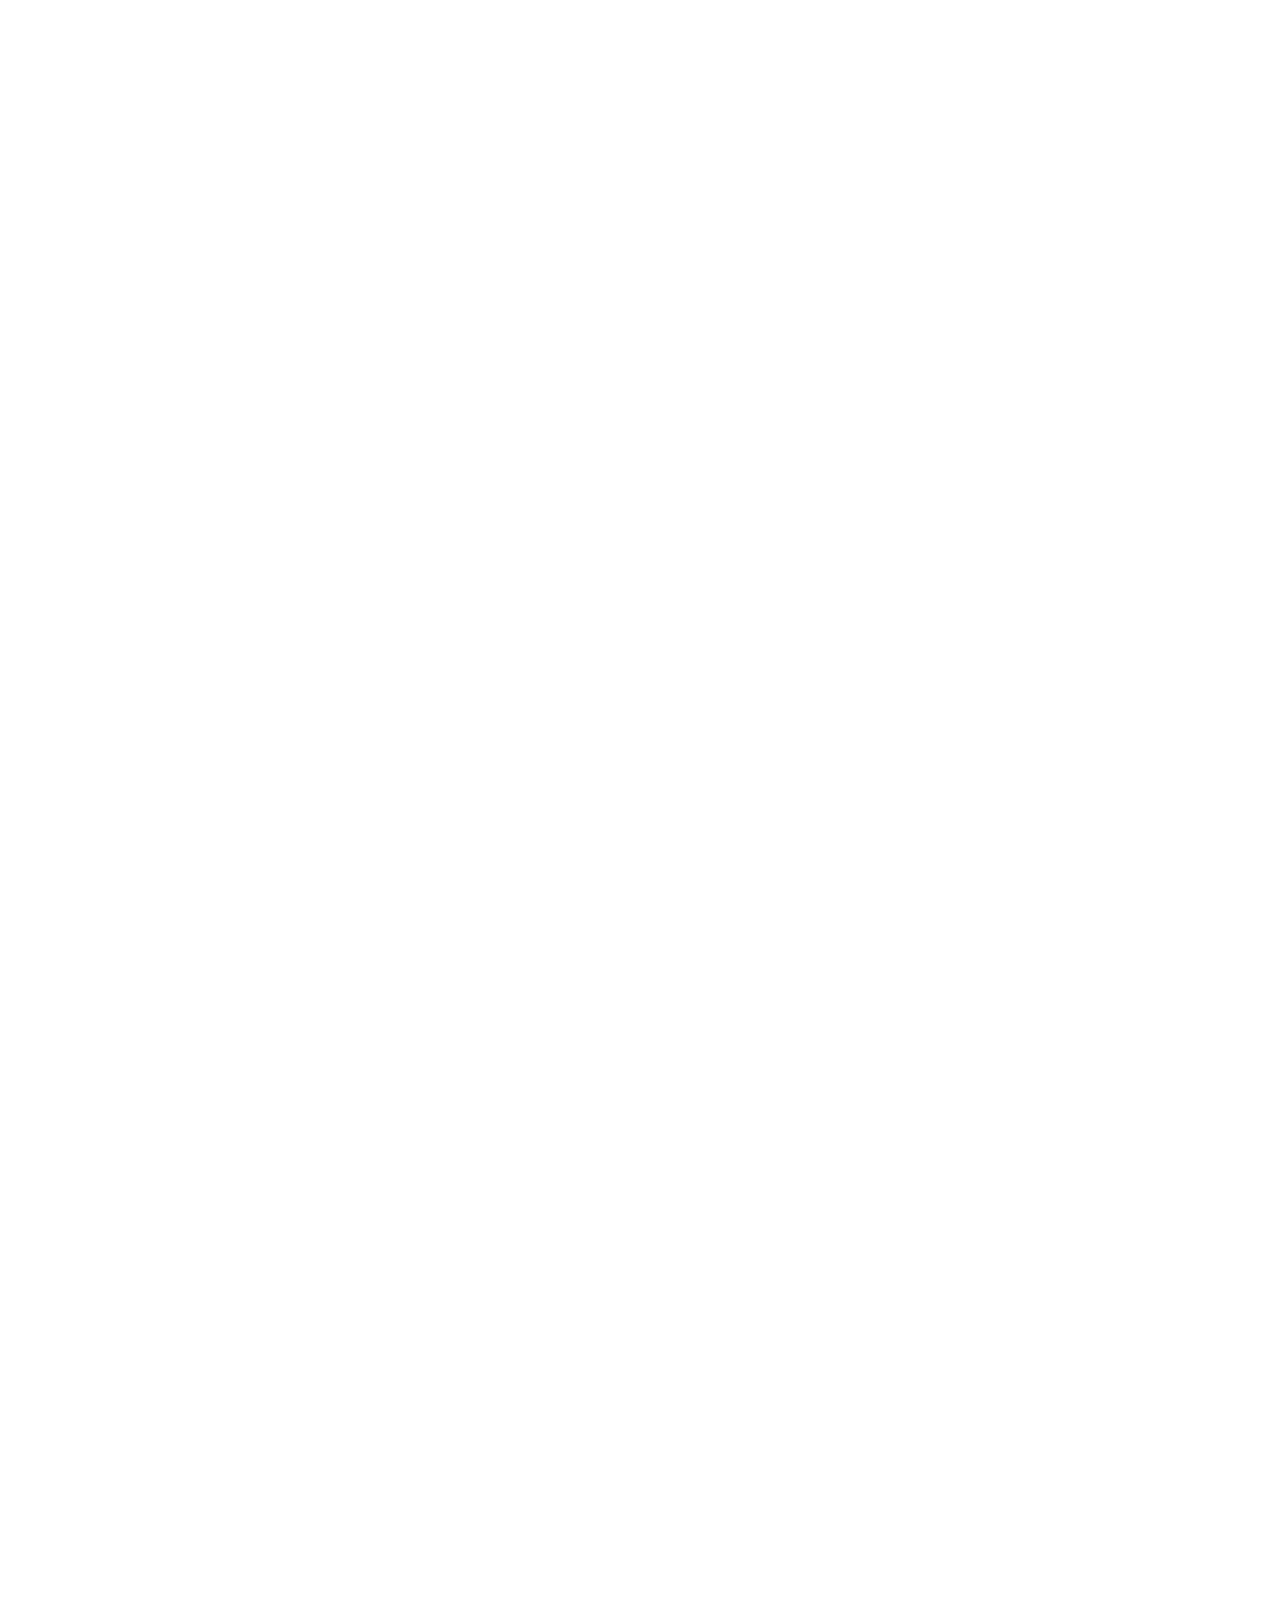
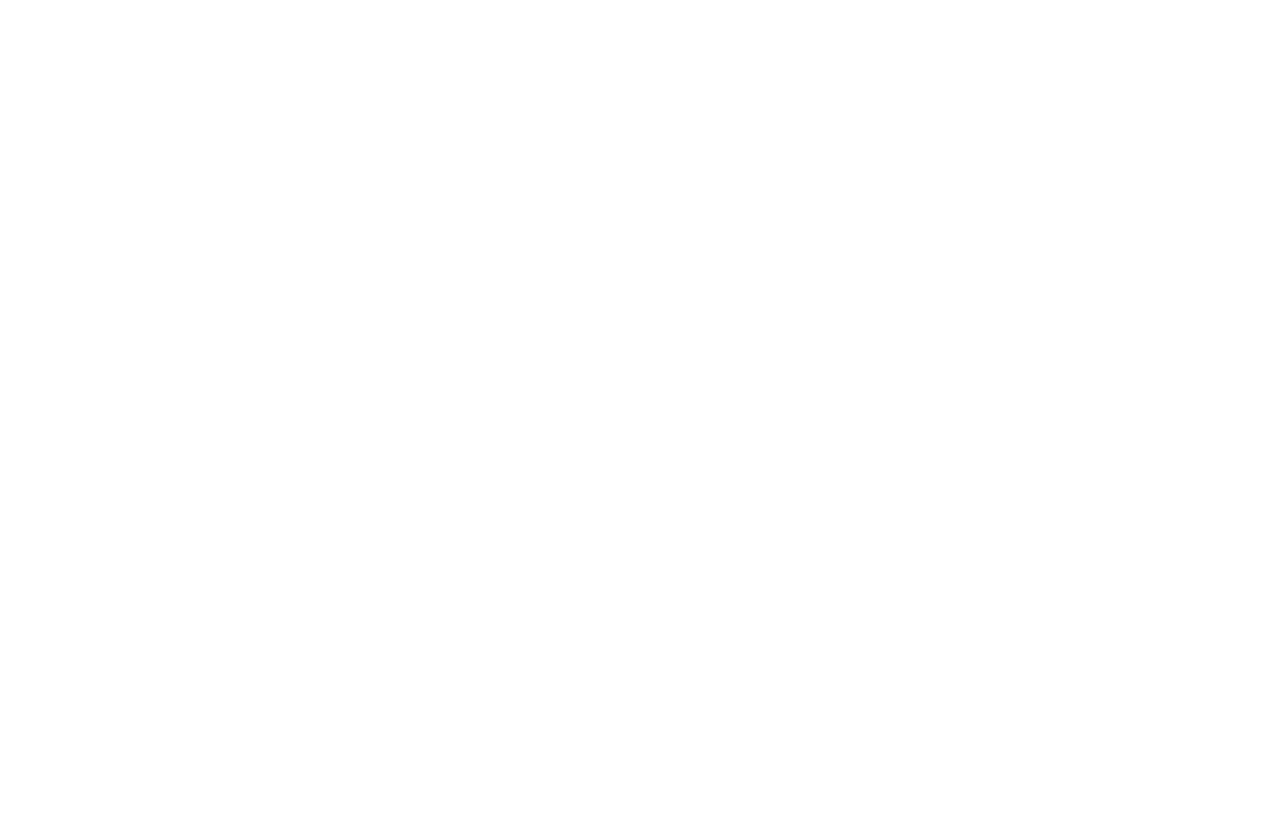
<file: artistsPage/artistsPage.html>
<!DOCTYPE html>
<html lang="en">

<head>
    <meta charset="UTF-8">
    <meta name="viewport" content="width=device-width, initial-scale=1.0">
    <title>Artists Stage Rockers</title>

    <style>
        * {
            margin: 0;
            padding: 0;
            box-sizing: border-box;
            font-family: "Nunito Sans", sans-serif;
        }

        main {
            display: flex;
            justify-content: center;
            align-items: center;
            flex-direction: column;
        }

        .maincontent {
            height: 600vh;
            width: 72.5vw;
            display: flex;
            column-gap: 10px;
        }
    </style>

    <link rel="stylesheet" href="rightcontainer.css">
    <link rel="stylesheet" href="leftcontainer.css">
    <link rel="stylesheet" href="iconheader.css">
    <link rel="stylesheet" href="header.css">
</head>

<body>

    <header>
        <div class="navbar">
            <div class="nav">
                <div class="logo">
                    <img src="../images/artistsPageImages/dance logo.png" alt="Logo">
                </div>

                <div class="nav1cont">
                    <!--<div class="nav1 artists">Artists</div>
                    <div class="nav1 gallery">Gallery</div>
                    <div class="nav1 services">Services</div>-->

                    <a class="nav1 artists" href="/artistsPage/artistsPage.html">Artists</a>
                    <a class="nav1 gallery" href="/gallerypage/galleryPage.html">Gallery</a>
                    <a class="nav1 services" href="/servicesPage/servicesPage.html">Services</a>
                </div>

                <div class="signinsearchcont">
                    <div class="signinsearchlogo">
                        <img src="../images/artistsPageImages/newsearchicon.svg" alt="">
                    </div>
                    <div class="signinsearchlink">
                        <input type="text" placeholder="Search" name="signinsearch" id="signinsearch">
                    </div>

                </div>

                <div class="nav2cont">
                    <!--<div class="nav2 login">Log in</div>
                    <div class="nav2 signup">Sign up</div>-->

                    <a class="nav2 login" href="/signinpage/signinpage.html">Log in</a>
                    <a class="nav2 signup" href="/signinpage/signinpage.html">Sign up</a>
                </div>
            </div>
        </div>
    </header>



    <main>

        <div class="iconsbarcont">
            <div class="icon icon1">
                <div class="iconimagecont">
                    <img src="../images/artistsPageImages/icon1.png" alt="">
                </div>
                <div class="icontextcont">
                    <div class="icontext">Musicians</div>
                </div>
            </div>
            <div class="icon icon1">
                <div class="iconimagecont">
                    <img src="../images/artistsPageImages/icon2.png" alt="">
                </div>
                <div class="icontextcont">
                    <div class="icontext">Magicians</div>
                </div>
            </div>
            <div class="icon icon1">
                <div class="iconimagecont">
                    <img src="../images/artistsPageImages/icon3.png" alt="">
                </div>
                <div class="icontextcont">
                    <div class="icontext">Fire</div>
                </div>
            </div>
            <div class="icon icon1">
                <div class="iconimagecont">
                    <img src="../images/artistsPageImages/icon4.png" alt="">
                </div>
                <div class="icontextcont">
                    <div class="icontext">DJs</div>
                </div>
            </div>
            <div class="icon icon1">
                <div class="iconimagecont">
                    <img src="../images/artistsPageImages/icon5.png" alt="">
                </div>
                <div class="icontextcont">
                    <div class="icontext">Singer</div>
                </div>
            </div>
            <div class="icon icon1">
                <div class="iconimagecont">
                    <img src="../images/artistsPageImages/icon6.png" alt="">
                </div>
                <div class="icontextcont">
                    <div class="icontext">Presenters</div>
                </div>
            </div>
            <div class="icon icon1">
                <div class="iconimagecont">
                    <img src="../images/artistsPageImages/icon7.png" alt="">
                </div>
                <div class="icontextcont">
                    <div class="icontext">Comedians</div>
                </div>
            </div>
            <div class="icon icon1">
                <div class="iconimagecont">
                    <img src="../images/artistsPageImages/icon8.png" alt="">
                </div>
                <div class="icontextcont">
                    <div class="icontext">Photographers</div>
                </div>
            </div>
            <div class="icon icon1">
                <div class="iconimagecont">
                    <img src="../images/artistsPageImages/icon9.png" alt="">
                </div>
                <div class="icontextcont">
                    <div class="icontext">Dancers</div>
                </div>
            </div>
            <div class="icon icon1">
                <div class="iconimagecont">
                    <img src="../images/artistsPageImages/icon10.png" alt="">
                </div>
                <div class="icontextcont">
                    <div class="icontext">Speciality Acts</div>
                </div>
            </div>
            <div class="icon icon1">
                <div class="iconimagecont">
                    <img src="../images/artistsPageImages/icon11.png" alt="">
                </div>
                <div class="icontextcont">
                    <div class="icontext">Circus</div>
                </div>
            </div>
            <div class="icon icon1">
                <div class="iconimagecont">
                    <img src="../images/artistsPageImages/icon12.png" alt="">
                </div>
                <div class="icontextcont">
                    <div class="icontext">Instrumentalist</div>
                </div>
            </div>
            <div class="icon icon1">
                <div class="iconimagecont">
                    <img src="../images/artistsPageImages/icon13.png" alt="">
                </div>
                <div class="icontextcont">
                    <div class="icontext">LED</div>
                </div>
            </div>
        </div>


        <div class="maincontent">
            <div class="leftcont">
                <div class="leftcontheadingcont">
                    <div class="leftcontheadingtext">Discover</div>
                </div>
                <div class="leftcontboxescont">
                    <div class="artistbox artistbox1">


                        <div class="artistimagecont">
                            <img src="../images/artistsPageImages/artist1image.jpeg" alt="">
                        </div>
                        <div class="artistinfocont">
                            <div class="artistname">TestArtist</div>
                            <div class="artistaddress">
                                <img src="../images/artistsPageImages/locationicon.svg" alt="">
                                <div class="addresstext">New Delhi, India | Musician</div>
                            </div>
                            <div class="artistbaseline">
                                <div class="artistbaselinetext">Clubs, Dancing, Dancing Show, Flash Mobs, LED Play, LED
                                    Robot, LED Show, Team Building</div>
                            </div>
                        </div>
                        <div class="priceinfocont">
                            <div class="fromline">From</div>
                            <div class="inrline">INR 30,000</div>
                            <div class="taxline">+ INR 5400 taxes and charges</div>
                            <div class="pricebuttoncont">View Profile</div>
                        </div>


                    </div>
                    <div class="artistbox artistbox1">


                        <div class="artistimagecont">
                            <img src="../images/artistsPageImages/artist2image.jpeg" alt="">
                        </div>
                        <div class="artistinfocont">
                            <div class="artistname">Essjay</div>
                            <div class="artistaddress">
                                <img src="../images/artistsPageImages/locationicon.svg" alt="">
                                <div class="addresstext">New Delhi, India | DJ</div>
                            </div>
                            <div class="artistbaseline">
                                <div class="artistbaselinetext">DJ , Producer</div>
                            </div>
                        </div>
                        <div class="priceinfocont">
                            <div class="fromline">From</div>
                            <div class="inrline">INR 20,000</div>
                            <div class="taxline">+ INR 3600 taxes and charges</div>
                            <div class="pricebuttoncont">View Profile</div>
                        </div>



                    </div>
                    <div class="artistbox artistbox1">


                        <div class="artistimagecont">
                            <img src="../images/artistsPageImages/artist3image.jpeg" alt="">
                        </div>
                        <div class="artistinfocont">
                            <div class="artistname">DJ Muline</div>
                            <div class="artistaddress">
                                <img src="../images/artistsPageImages/locationicon.svg" alt="">
                                <div class="addresstext">New Delhi, India | DJ</div>
                            </div>
                            <div class="artistbaseline">
                                <div class="artistbaselinetext">DJ , Producer</div>
                            </div>
                        </div>
                        <div class="priceinfocont">
                            <div class="fromline">From</div>
                            <div class="inrline">INR 15,000</div>
                            <div class="taxline">+ INR 3000 taxes and charges</div>
                            <div class="pricebuttoncont">View Profile</div>
                        </div>



                    </div>
                    <div class="artistbox artistbox1">


                        <div class="artistimagecont">
                            <img src="../images/artistsPageImages/artist4image.jpeg" alt="">
                        </div>
                        <div class="artistinfocont">
                            <div class="artistname">Shine's Creed</div>
                            <div class="artistaddress">
                                <img src="../images/artistsPageImages/locationicon.svg" alt="">
                                <div class="addresstext">New Delhi, India | Speciality Act</div>
                            </div>
                            <div class="artistbaseline">
                                <div class="artistbaselinetext">Clubs, Dancing, Dancing Show, Flash Mobs, LED Play, LED
                                    Robot, LED Show, Team Building</div>
                            </div>
                        </div>
                        <div class="priceinfocont">
                            <div class="fromline">From</div>
                            <div class="inrline">INR 15,000</div>
                            <div class="taxline">+ INR 3000 taxes and charges</div>
                            <div class="pricebuttoncont">View Profile</div>
                        </div>



                    </div>
                    <div class="artistbox artistbox1">


                        <div class="artistimagecont">
                            <img src="../images/artistsPageImages/artist5image.jpeg" alt="">
                        </div>
                        <div class="artistinfocont">
                            <div class="artistname">Ali Khan Babi</div>
                            <div class="artistaddress">
                                <img src="../images/artistsPageImages/locationicon.svg" alt="">
                                <div class="addresstext">New Delhi, India | comedian</div>
                            </div>
                            <div class="artistbaseline">
                                <div class="artistbaselinetext">Standup Comedy</div>
                            </div>
                        </div>
                        <div class="priceinfocont">
                            <div class="fromline">From</div>
                            <div class="inrline">INR 30,000</div>
                            <div class="taxline">+ INR 5400 taxes and charges</div>
                            <div class="pricebuttoncont">View Profile</div>
                        </div>



                    </div>
                    <div class="artistbox artistbox1">


                        <div class="artistimagecont">
                            <img src="../images/artistsPageImages/artist6image.jpeg" alt="">
                        </div>
                        <div class="artistinfocont">
                            <div class="artistname">Bird</div>
                            <div class="artistaddress">
                                <img src="../images/artistsPageImages/locationicon.svg" alt="">
                                <div class="addresstext">New Delhi, India | DJ</div>
                            </div>
                            <div class="artistbaseline">
                                <div class="artistbaselinetext">DJ</div>
                            </div>
                        </div>
                        <div class="priceinfocont">
                            <div class="fromline">From</div>
                            <div class="inrline">INR 30,000</div>
                            <div class="taxline">+ INR 5400 taxes and charges</div>
                            <div class="pricebuttoncont">View Profile</div>
                        </div>



                    </div>
                    <div class="artistbox artistbox1">



                        <div class="artistimagecont">
                            <img src="../images/artistsPageImages/artist7image.jpeg" alt="">
                        </div>
                        <div class="artistinfocont">
                            <div class="artistname">Sixth Ocean</div>
                            <div class="artistaddress">
                                <img src="../images/artistsPageImages/locationicon.svg" alt="">
                                <div class="addresstext">New Delhi, India | DJ</div>
                            </div>
                            <div class="artistbaseline">
                                <div class="artistbaselinetext">DJ, Producer</div>
                            </div>
                        </div>
                        <div class="priceinfocont">
                            <div class="fromline">From</div>
                            <div class="inrline">INR 50,000</div>
                            <div class="taxline">+ INR 8400 taxes and charges</div>
                            <div class="pricebuttoncont">View Profile</div>
                        </div>



                    </div>
                    <div class="artistbox artistbox1">



                        <div class="artistimagecont">
                            <img src="../images/artistsPageImages/artist8image.jpeg" alt="">
                        </div>
                        <div class="artistinfocont">
                            <div class="artistname">Siddharth</div>
                            <div class="artistaddress">
                                <img src="../images/artistsPageImages/locationicon.svg" alt="">
                                <div class="addresstext">New Delhi, India | Musician</div>
                            </div>
                            <div class="artistbaseline">
                                <div class="artistbaselinetext">Drummer</div>
                            </div>
                        </div>
                        <div class="priceinfocont">
                            <div class="fromline">From</div>
                            <div class="inrline">INR 40,000</div>
                            <div class="taxline">+ INR 8000 taxes and charges</div>
                            <div class="pricebuttoncont">View Profile</div>
                        </div>



                    </div>
                    <div class="artistbox artistbox1">


                        <div class="artistimagecont">
                            <img src="../images/artistsPageImages/artist9image.jpeg" alt="">
                        </div>
                        <div class="artistinfocont">
                            <div class="artistname">Yash Diwan</div>
                            <div class="artistaddress">
                                <img src="../images/artistsPageImages/locationicon.svg" alt="">
                                <div class="addresstext">New Delhi, India | Musician</div>
                            </div>
                            <div class="artistbaseline">
                                <div class="artistbaselinetext">Band Singer(Vocalist)</div>
                            </div>
                        </div>
                        <div class="priceinfocont">
                            <div class="fromline">From</div>
                            <div class="inrline">INR 18,000</div>
                            <div class="taxline">+ INR 4200 taxes and charges</div>
                            <div class="pricebuttoncont">View Profile</div>
                        </div>



                    </div>
                    <div class="artistbox artistbox1">


                        <div class="artistimagecont">
                            <img src="../images/artistsPageImages/artist10image.jpeg" alt="">
                        </div>
                        <div class="artistinfocont">
                            <div class="artistname">Naved Hussain</div>
                            <div class="artistaddress">
                                <img src="../images/artistsPageImages/locationicon.svg" alt="">
                                <div class="addresstext">New Delhi, India | Musician</div>
                            </div>
                            <div class="artistbaseline">
                                <div class="artistbaselinetext">Singer(Vocalist)</div>
                            </div>
                        </div>
                        <div class="priceinfocont">
                            <div class="fromline">From</div>
                            <div class="inrline">INR 15,000</div>
                            <div class="taxline">+ INR 3,600 taxes and charges</div>
                            <div class="pricebuttoncont">View Profile</div>
                        </div>




                    </div>
                </div>
            </div>



            <div class="rightcont">
                <div class="uppercont">

                    <div class="upperbox upperbox1">
                        <div class="upperboxheadingcont upperboxheadingcont1">
                            <div class="upperboxheadingtext upperboxheadingtext1">City</div>
                        </div>

                        <div class="upperboxinputcont upperboxinputcont1">
                            <input placeholder="Enter City Name" type="text">
                            <img src="../images/artistsPageImages/downarrowicon.svg" alt="">
                        </div>
                    </div>


                    <div class="upperbox upperbox2">
                        <div class="upperboxheadingcont upperboxheadingcont1">
                            <div class="upperboxheadingtext upperboxheadingtext1">Art Types</div>
                        </div>

                        <div class="upperboxinputcont upperboxinputcont1">
                            <input placeholder="Art types" type="text">
                            <img src="../images/artistsPageImages/downarrowicon.svg" alt="">

                        </div>
                    </div>


                    <div class="upperbox upperbox3">
                        <div class="upperboxheadingcont upperboxheadingcont1">
                            <div class="upperboxheadingtext upperboxheadingtext1">Languages</div>
                        </div>

                        <div class="upperboxinputcont upperboxinputcont1">
                            <input placeholder="Languages" type="text">
                            <img src="../images/artistsPageImages/downarrowicon.svg" alt="">

                        </div>
                    </div>


                    <div class="upperbox upperbox4">
                        <div class="upperboxheadingcont upperboxheadingcont1">
                            <div class="upperboxheadingtext upperboxheadingtext1">Event Types</div>
                        </div>

                        <div class="upperboxinputcont upperboxinputcont1">
                            <input placeholder="Event types" type="text">
                            <img src="../images/artistsPageImages/downarrowicon.svg" alt="">

                        </div>
                    </div>

                </div>


                <div class="lowercont">
                    <div class="quotescont">
                        <div class="firstline">Don't want to browse?</div>
                        <div class="secondline">Get artist quotes instantly!</div>
                        <div class="quotesbuttoncont">
                            <img src="../images/artistsPageImages/instantquotesicon.svg" alt="">
                            <div class="quotesbuttontext">Get Instant Quotes</div>
                        </div>
                    </div>
                    <div class="pointscont">
                        <div class="point point1">
                            <div class="circle">1</div>
                            <div class="pointtext">Tell us about your event.</div>
                        </div>
                        <div class="point point2">
                            <div class="circle">2</div>
                            <div class="pointtext">Relevant artists will apply instantly.</div>
                        </div>
                        <div class="point point3">
                            <div class="circle">3</div>
                            <div class="pointtext">Receive multiple quotes in minutes.</div>
                        </div>
                    </div>
                </div>

            </div>
        </div>

    </main>

</body>

</html>
</file>
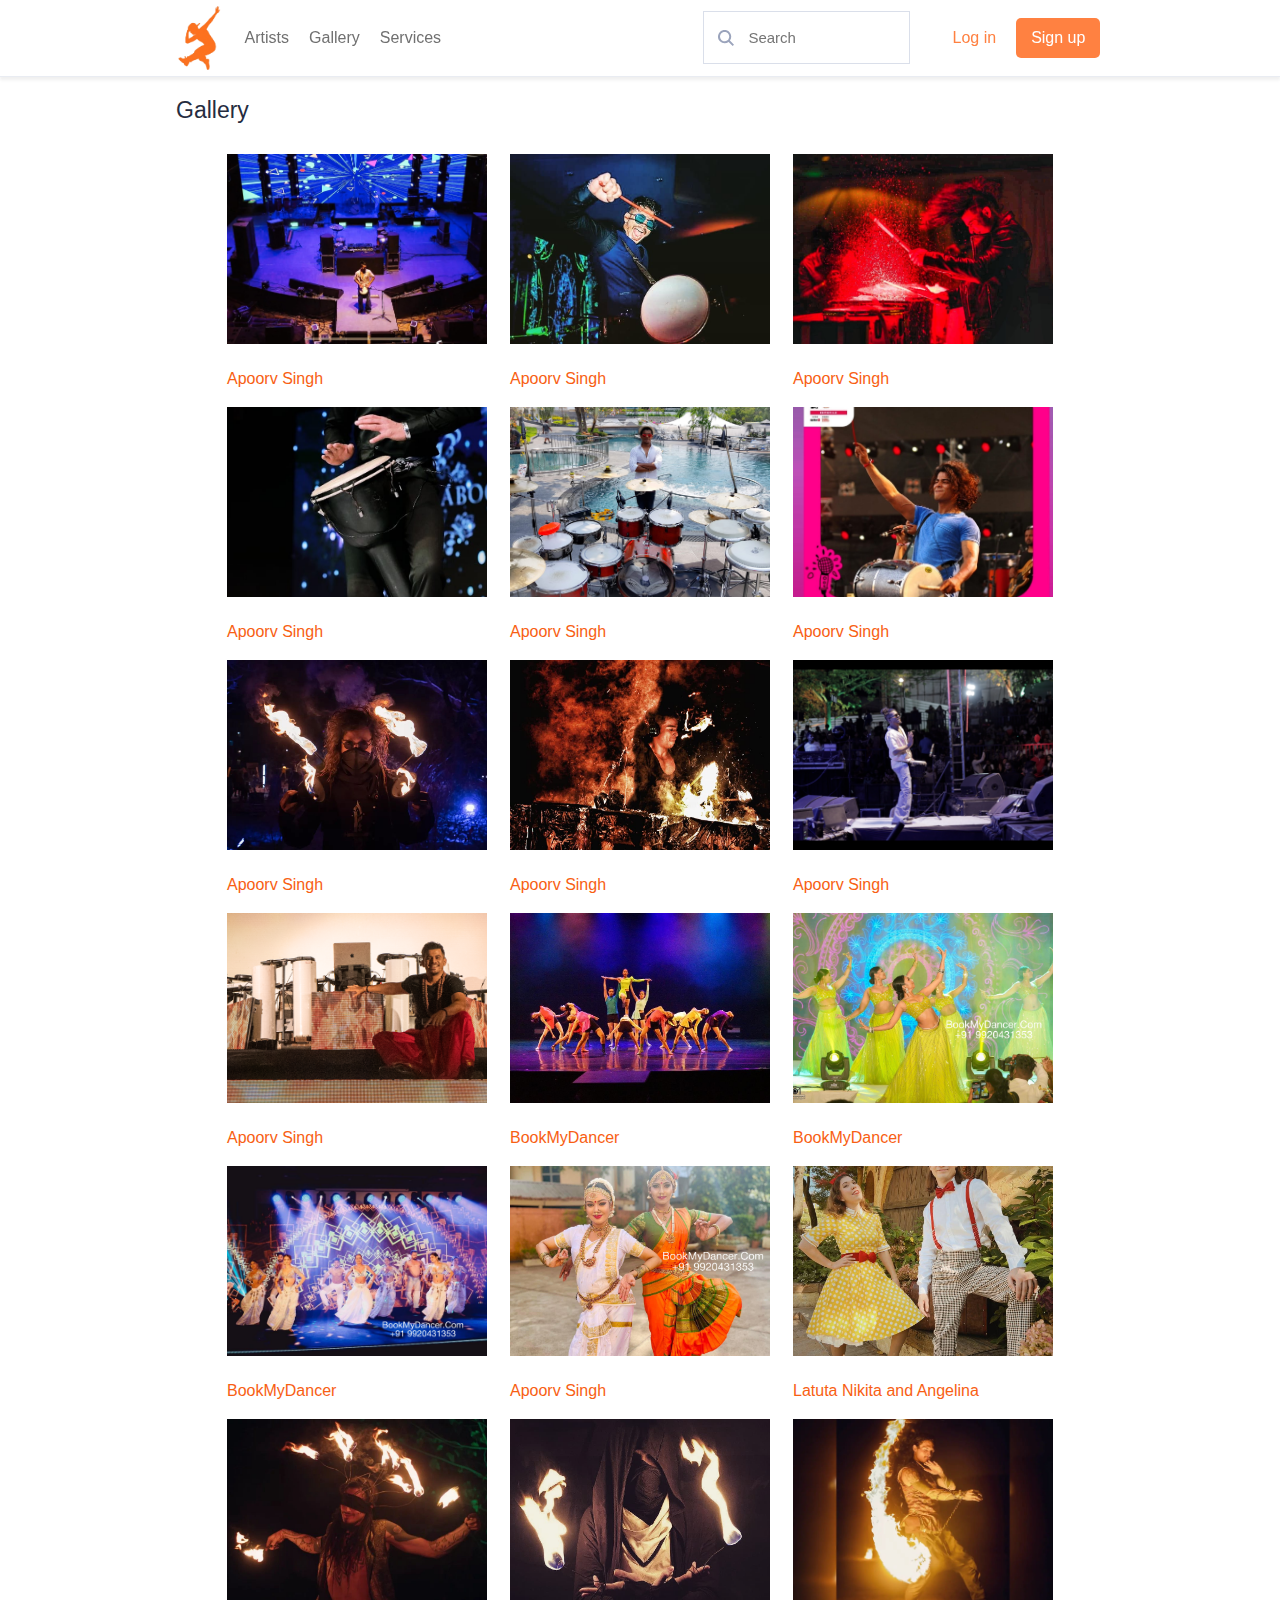
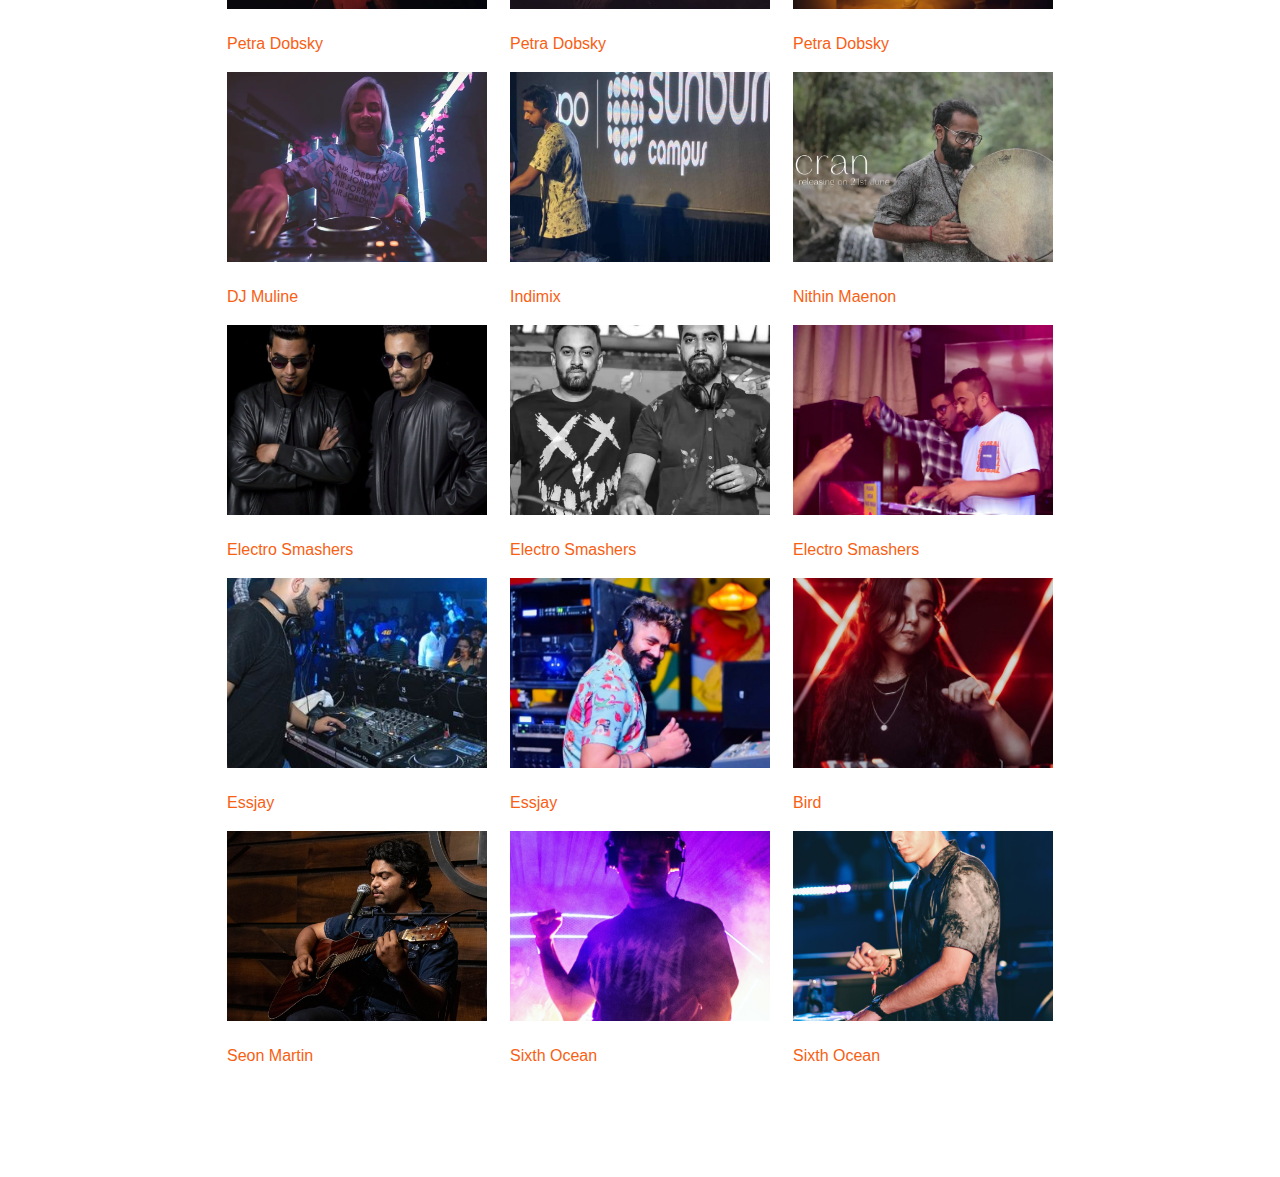
<file: gallerypage/galleryPage.html>
<!DOCTYPE html>
<html lang="en">

<head>
    <meta charset="UTF-8">
    <meta name="viewport" content="width=device-width, initial-scale=1.0">
    <title>Gallery Stage Rockers</title>
</head>

<style>
    * {
        margin: 0;
        padding: 0;
        box-sizing: border-box;
        font-family: "Nunito Sans", sans-serif;
    }

    main {
        display: flex;
        justify-content: center;
    }

    .gallerycont {
        height: 300vh;
        width: 72.5vw;
    }

    .galleryheadingcont {
        height: 77px;
        width: 100%;
        display: flex;
        align-items: center;
    }


    .galleryheadingtext {
        font-size: 23px;
        color: #252c3f;
        font-weight: 500;
        margin-bottom: 10px;

    }

    .photocont {
        display: flex;
        flex-wrap: wrap;
        justify-content: center;
        column-gap: 23px;
    }

    .photo {
        height: 253px;
        width: 260px;
    }

    .photo img {
        width: 100%;
        height: 190px;
        object-fit: cover;
        cursor: pointer;
    }

    .baselinecont {
        width: 100%;
        height: 63px;
        display: flex;
        align-items: center;
    }

    .baselinetext {
        color: rgb(248, 96, 19);
        font-size: 16px;
        font-weight: 500;
        cursor: pointer;
    }
</style>

<link rel="stylesheet" href="header.css">

<body>
    <header>
        <div class="navbar">
            <div class="nav">
                <div class="logo">
                    <img src="../images/galleryPageImages/dancelogo.png" alt="Logo">
                </div>

                <div class="nav1cont">
                    <!--<div class="nav1 artists">Artists</div>
                    <div class="nav1 gallery">Gallery</div>
                    <div class="nav1 services">Services</div>  -->

                    <a href="/artistsPage/artistsPage.html" class="nav1 artists">Artists</a>
                    <a href="/gallerypage/galleryPage.html" class="nav1 gallery">Gallery</a>
                    <a href="/servicesPage/servicesPage.html" class="nav1 services">Services</a>

                </div>

                <div class="signinsearchcont">
                    <div class="signinsearchlogo">
                        <img src="../images/galleryPageImages/newsearchicon.svg" alt="">
                    </div>
                    <div class="signinsearchlink">
                        <input type="text" placeholder="Search" name="signinsearch" id="signinsearch">
                    </div>

                </div>

                <div class="nav2cont">
                    <!--<div class="nav2 login">Log in</div>
                    <div class="nav2 signup">Sign up</div>-->

                    <a class="nav2 login" href="/signinpage/signinpage.html">Log in</a>
                    <a class="nav2 signup" href="/signinpage/signinpage.html">Sign up</a>
                </div>
            </div>
        </div>
    </header>



    <main>

        <div class="gallerycont">
            <div class="galleryheadingcont">
                <div class="galleryheadingtext">Gallery</div>
            </div>
            <div class="photocont">
                <div class="photo photo1">
                    <img src="../images/galleryPageImages/photo1.jpeg" alt="">
                    <div class="baselinecont">
                        <div class="baselinetext">Apoorv Singh</div>
                    </div>
                </div>
                <div class="photo photo2">
                    <img src="../images/galleryPageImages/photo2.jpg" alt="">
                    <div class="baselinecont">
                        <div class="baselinetext">Apoorv Singh</div>
                    </div>
                </div>
                <div class="photo photo3">
                    <img src="../images/galleryPageImages/photo3.jpg" alt="">
                    <div class="baselinecont">
                        <div class="baselinetext">Apoorv Singh</div>
                    </div>
                </div>
                <div class="photo photo4">
                    <img src="../images/galleryPageImages/photo4.jpg" alt="">
                    <div class="baselinecont">
                        <div class="baselinetext">Apoorv Singh</div>
                    </div>
                </div>
                <div class="photo photo5">
                    <img src="../images/galleryPageImages/photo5.jpg" alt="">
                    <div class="baselinecont">
                        <div class="baselinetext">Apoorv Singh</div>
                    </div>
                </div>
                <div class="photo photo6">
                    <img src="../images/galleryPageImages/photo6.jpg" alt="">
                    <div class="baselinecont">
                        <div class="baselinetext">Apoorv Singh</div>
                    </div>
                </div>
                <div class="photo photo7">
                    <img src="../images/galleryPageImages/photo7.jpeg" alt="">
                    <div class="baselinecont">
                        <div class="baselinetext">Apoorv Singh</div>
                    </div>
                </div>
                <div class="photo photo8">
                    <img src="../images/galleryPageImages/photo8.jpg" alt="">
                    <div class="baselinecont">
                        <div class="baselinetext">Apoorv Singh</div>
                    </div>
                </div>
                <div class="photo photo9">
                    <img src="../images/galleryPageImages/photo9.png" alt="">
                    <div class="baselinecont">
                        <div class="baselinetext">Apoorv Singh</div>
                    </div>
                </div>
                <div class="photo photo10">
                    <img src="../images/galleryPageImages/photo10.png" alt="">
                    <div class="baselinecont">
                        <div class="baselinetext">Apoorv Singh</div>
                    </div>
                </div>
                <div class="photo photo11">
                    <img src="../images/galleryPageImages/photo11.jpeg" alt="">
                    <div class="baselinecont">
                        <div class="baselinetext">BookMyDancer</div>
                    </div>
                </div>
                <div class="photo photo12">
                    <img src="../images/galleryPageImages/photo12.jpeg" alt="">
                    <div class="baselinecont">
                        <div class="baselinetext">BookMyDancer</div>
                    </div>
                </div>
                <div class="photo photo13">
                    <img src="../images/galleryPageImages/photo13.jpeg" alt="">
                    <div class="baselinecont">
                        <div class="baselinetext">BookMyDancer</div>
                    </div>
                </div>
                <div class="photo photo14">
                    <img src="../images/galleryPageImages/photo14.jpeg" alt="">
                    <div class="baselinecont">
                        <div class="baselinetext">Apoorv Singh</div>
                    </div>
                </div>
                <div class="photo photo15">
                    <img src="../images/galleryPageImages/photo15.jpg" alt="">
                    <div class="baselinecont">
                        <div class="baselinetext">Latuta Nikita and Angelina</div>
                    </div>
                </div>
                <div class="photo photo16">
                    <img src="../images/galleryPageImages/photo16.jpeg" alt="">
                    <div class="baselinecont">
                        <div class="baselinetext">Petra Dobsky</div>
                    </div>
                </div>
                <div class="photo photo17">
                    <img src="../images/galleryPageImages/photo17.jpg" alt="">
                    <div class="baselinecont">
                        <div class="baselinetext">Petra Dobsky</div>
                    </div>
                </div>
                <div class="photo photo18">
                    <img src="../images/galleryPageImages/photo18.jpeg" alt="">
                    <div class="baselinecont">
                        <div class="baselinetext">Petra Dobsky</div>
                    </div>
                </div>
                <div class="photo photo19">
                    <img src="../images/galleryPageImages/photo19.jpeg" alt="">
                    <div class="baselinecont">
                        <div class="baselinetext">DJ Muline</div>
                    </div>
                </div>
                <div class="photo photo20">
                    <img src="../images/galleryPageImages/photo20.jpg" alt="">
                    <div class="baselinecont">
                        <div class="baselinetext">Indimix</div>
                    </div>
                </div>
                <div class="photo photo21">
                    <img src="../images/galleryPageImages/photo21.jpeg" alt="">
                    <div class="baselinecont">
                        <div class="baselinetext">Nithin Maenon</div>
                    </div>
                </div>
                <div class="photo photo22">
                    <img src="../images/galleryPageImages/photo22.png" alt="">
                    <div class="baselinecont">
                        <div class="baselinetext">Electro Smashers</div>
                    </div>
                </div>
                <div class="photo photo23">
                    <img src="../images/galleryPageImages/photo23.jpeg" alt="">
                    <div class="baselinecont">
                        <div class="baselinetext">Electro Smashers</div>
                    </div>
                </div>
                <div class="photo photo24">
                    <img src="../images/galleryPageImages/photo24.jpeg" alt="">
                    <div class="baselinecont">
                        <div class="baselinetext">Electro Smashers</div>
                    </div>
                </div>
                <div class="photo photo25">
                    <img src="../images/galleryPageImages/photo25.jpg" alt="">
                    <div class="baselinecont">
                        <div class="baselinetext">Essjay</div>
                    </div>
                </div>
                <div class="photo photo26">
                    <img src="../images/galleryPageImages/photo26.jpg" alt="">
                    <div class="baselinecont">
                        <div class="baselinetext">Essjay</div>
                    </div>
                </div>
                <div class="photo photo27">
                    <img src="../images/galleryPageImages/photo27.jpg" alt="">
                    <div class="baselinecont">
                        <div class="baselinetext">Bird</div>
                    </div>
                </div>
                <div class="photo photo28">
                    <img src="../images/galleryPageImages/photo28.jpg" alt="">
                    <div class="baselinecont">
                        <div class="baselinetext">Seon Martin</div>
                    </div>
                </div>
                <div class="photo photo29">
                    <img src="../images/galleryPageImages/photo29.jpg" alt="">
                    <div class="baselinecont">
                        <div class="baselinetext">Sixth Ocean</div>
                    </div>
                </div>
                <div class="photo photo30">
                    <img src="../images/galleryPageImages/photo30.jpg" alt="">
                    <div class="baselinecont">
                        <div class="baselinetext">Sixth Ocean</div>
                    </div>
                </div>
            </div>
        </div>

    </main>
</body>

</html>
</file>
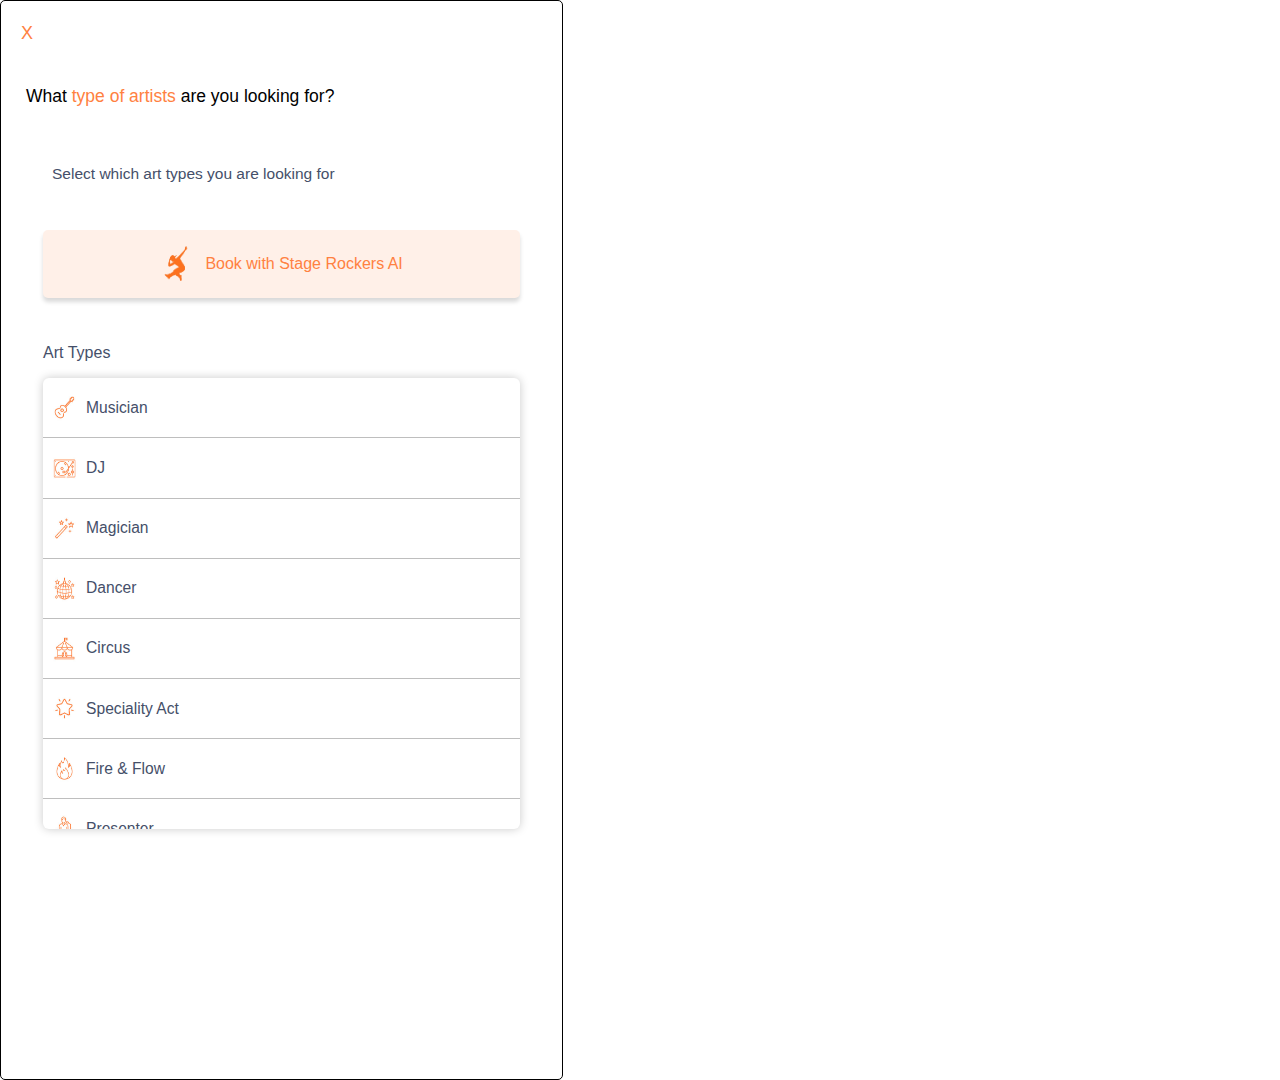
<file: quotesPage/quotes.html>
<!DOCTYPE html>
<html lang="en">

<head>
    <meta charset="UTF-8">
    <meta name="viewport" content="width=device-width, initial-scale=1.0">
    <title>Document</title>


    <style>
        * {
            margin: 0;
            padding: 0;
            box-sizing: border-box;
            font-family: "Nunito Sans", sans-serif;
        }

        .quotescont {
            height: 120vh;
            width: 44%;
            border-radius: 5px;
            border: 1px solid black;
        }

        .artTypecont {
            height: 30%;
            width: 100%;
        }

        .crossbuttoncont {
            height: 20%;
            width: 100%;
            display: flex;
            align-items: center;
        }

        .crossbutton {
            color: #ff8141;
            margin-left: 20px;
            font-weight: 500;
            font-size: 18px;
            border: none;
            background-color: white;
        }

        .artTypebox1 {
            height: 20%;
            width: 100%;
            margin-top: 20px;

        }

        .arttypebox1text {
            font-size: 17.5px;
            margin-left: 25px;
            margin-top: 15px;

        }

        .artTypebox2 {
            height: 20%;
            width: 100%;
        }

        .arttypebox2text {
            font-size: 15.5px;
            margin-left: 15px;
            color: #454f69;
            margin-left: 51px;
            margin-top: 15px;

        }


        .artTypebox3 {
            height: 30%;
            width: 100%;
            display: flex;
            justify-content: center;

        }

        .arttypebuttoncont {
            height: 70%;
            width: 85%;
            background-color: #fff0e8;
            display: flex;
            align-items: center;
            justify-content: center;
            column-gap: 10px;
            border-radius: 5px;
            box-shadow: 0px 4px 4px rgba(0, 0, 0, .15);
            cursor: pointer;
        }

        .arttypebuttoncont img {
            height: 35px;
            width: 35px;
        }

        .arttypebuttontext {
            color: #ff8141;
        }

        .scrollmaincont {
            height: 45%;
            width: 100%;
            display: flex;
            align-items: center;
            flex-direction: column;
            margin-top: 20px;
        }

        .scrollheadingcont {
            height: 7%;
            width: 85%;
        }


        .scrollheadingtext {
            color: #454f69;
        }

        .scrollcont {
            height: 93%;
            width: 85%;
            border-radius: 6px;
            overflow-y: scroll;
            box-shadow: 0px 0px 10px #cacaca;
        }

        .scrollelement {
            height: 13.33%;
            width: 100%;
            border-bottom: 1px solid rgb(190, 190, 190);
            display: flex;
            align-items: center;
            column-gap: 8px;
        }

        .scrollelement:hover {
            opacity: 80%;
        }

        .scrollelement img {
            height: 27px;
            width: 27px;
            margin-left: 8px;
        }

        .scrollelementtext {
            font-size: 15.6px;
            color: #454f69;
        }


        /* width */
        ::-webkit-scrollbar {
            /*Applying all the properties is not necessary, just use which you want*/
            width: 2px;
        }

        /* Track */
        ::-webkit-scrollbar-track {
            background: #f1f1f1;
        }

        /* Handle */
        ::-webkit-scrollbar-thumb {
            background: #ff8141;
        }

        /* Handle on hover */
        ::-webkit-scrollbar-thumb:hover {
            background: #ff8141;
        }
    </style>



    <link rel="stylesheet" href="quotesheader.css">
</head>

<body>

    <main>

        <div class="quotescont">

            <div class="artTypecont">
                <div class="crossbuttoncont">
                    <button class="crossbutton">X</button>
                </div>
                <div class="artTypebox1">
                    <div class="arttypebox1text">What<span style="color: #ff8141;">&nbsp;type of
                            artists&nbsp;</span>are you looking for?</div>
                </div>

                <div class="artTypebox2">
                    <div class="arttypebox2text">Select which art types you are looking for</div>
                </div>

                <div class="artTypebox3">
                    <div class="arttypebuttoncont">
                        <img src="../images/quotesPageImages/dance logo.png" alt="">
                        <div class="arttypebuttontext">Book with Stage Rockers AI</div>
                    </div>
                </div>
            </div>


            <div class="scrollmaincont">
                <div class="scrollheadingcont">
                    <div class="scrollheadingtext">Art Types</div>
                </div>


                <div class="scrollcont">
                    <div class="scrollelement scrollelement1">
                        <img src="../images/quotesPageImages/scrollimage.jpeg" alt="">
                        <div class="scrollelementtext">Musician</div>
                    </div>
                    <div class="scrollelement scrollelement2">
                        <img src="../images/quotesPageImages/scrollimage2.jpeg" alt="">
                        <div class="scrollelementtext">DJ</div>
                    </div>
                    <div class="scrollelement scrollelement3">
                        <img src="../images/quotesPageImages/scrollimage3.jpeg" alt="">
                        <div class="scrollelementtext">Magician</div>
                    </div>
                    <div class="scrollelement scrollelement4">
                        <img src="../images/quotesPageImages/scrollimage4.jpeg" alt="">
                        <div class="scrollelementtext">Dancer</div>
                    </div>
                    <div class="scrollelement scrollelement5">
                        <img src="../images/quotesPageImages/scrollimage5.jpeg" alt="">
                        <div class="scrollelementtext">Circus</div>
                    </div>
                    <div class="scrollelement scrollelement6">
                        <img src="../images/quotesPageImages/scrollimage6.jpeg" alt="">
                        <div class="scrollelementtext">Speciality Act</div>
                    </div>
                    <div class="scrollelement scrollelement7">
                        <img src="../images/quotesPageImages/scrollimage7.jpeg" alt="">
                        <div class="scrollelementtext">Fire & Flow</div>
                    </div>
                    <div class="scrollelement scrollelement8">
                        <img src="../images/quotesPageImages/scrollimage8.jpeg" alt="">
                        <div class="scrollelementtext">Presenter</div>
                    </div>
                    <div class="scrollelement scrollelement9">
                        <img src="../images/quotesPageImages/scrollimage9.jpeg" alt="">
                        <div class="scrollelementtext">Comedian</div>
                    </div>
                    <div class="scrollelement scrollelement10">
                        <img src="../images/quotesPageImages/scrollimage10.jpeg" alt="">
                        <div class="scrollelementtext">Photography</div>
                    </div>
                </div>


            </div>


        </div>
    </main>

</body>

</html>
</file>
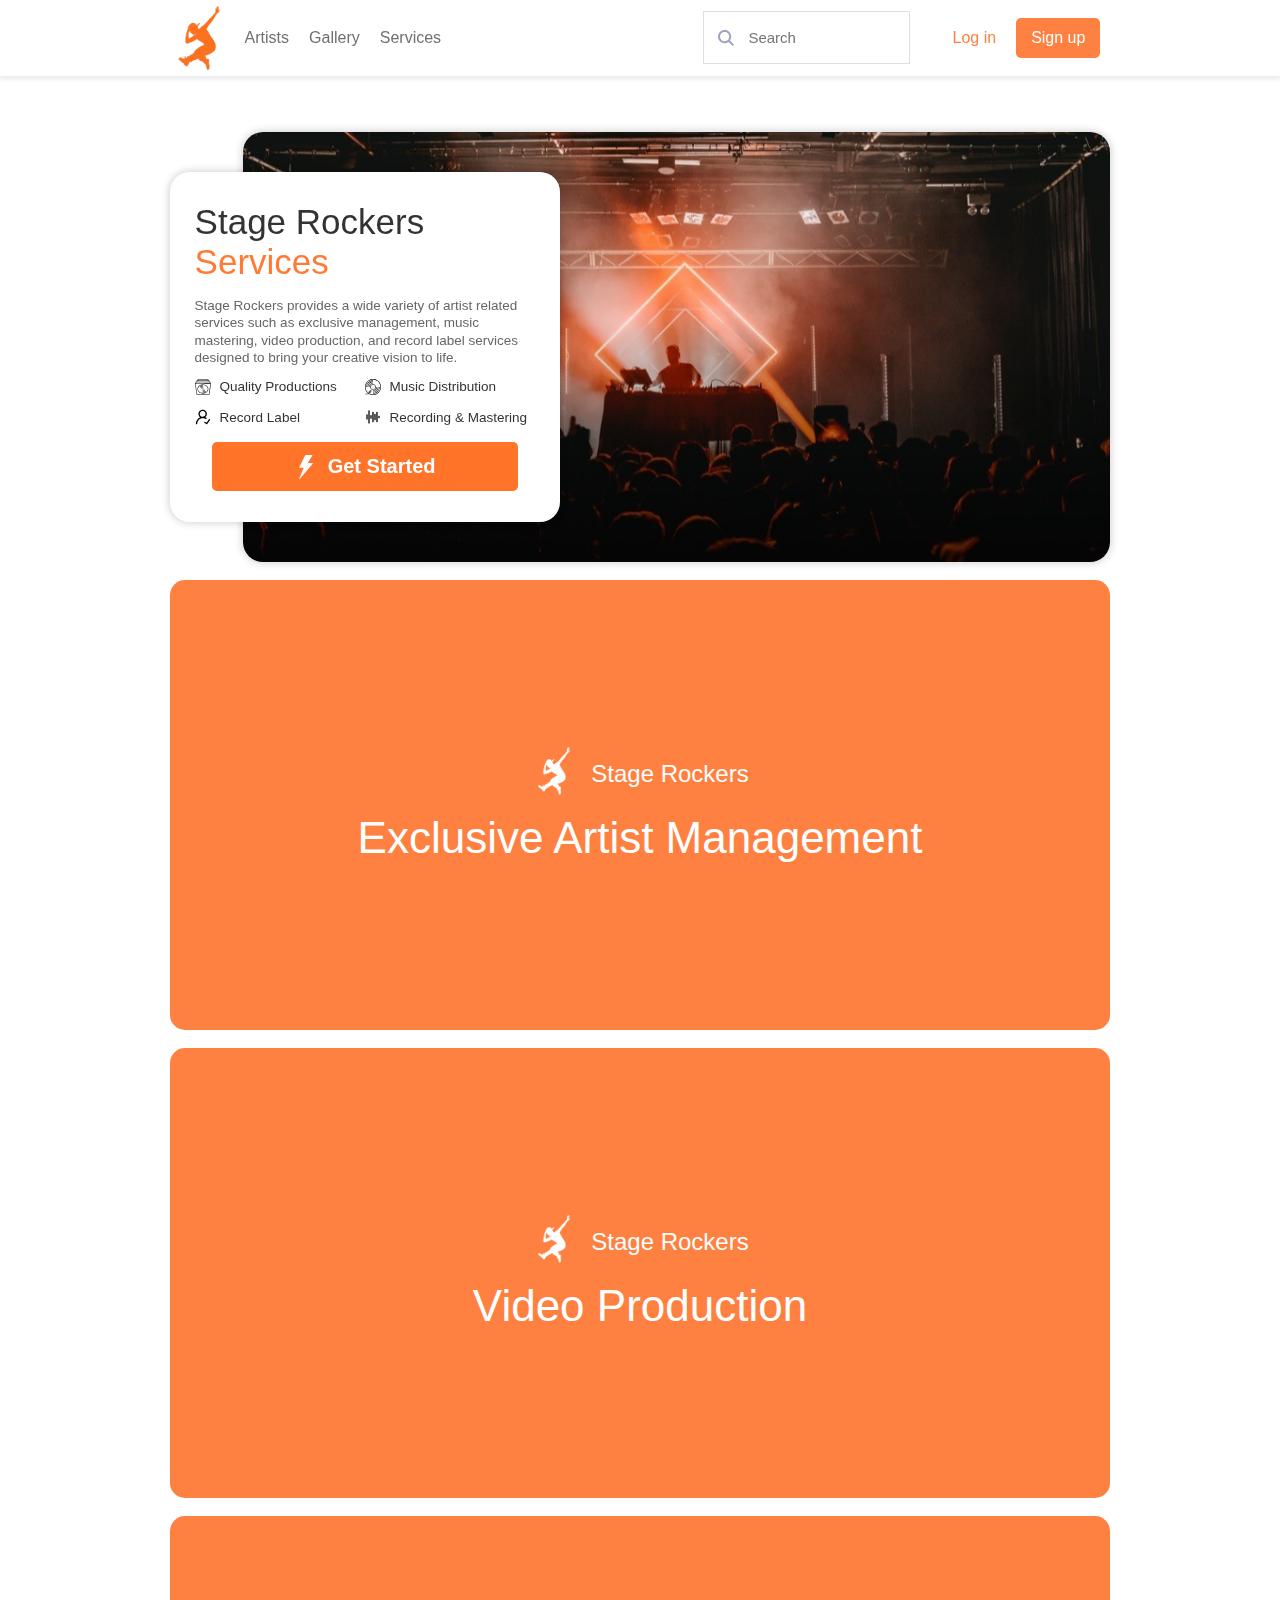
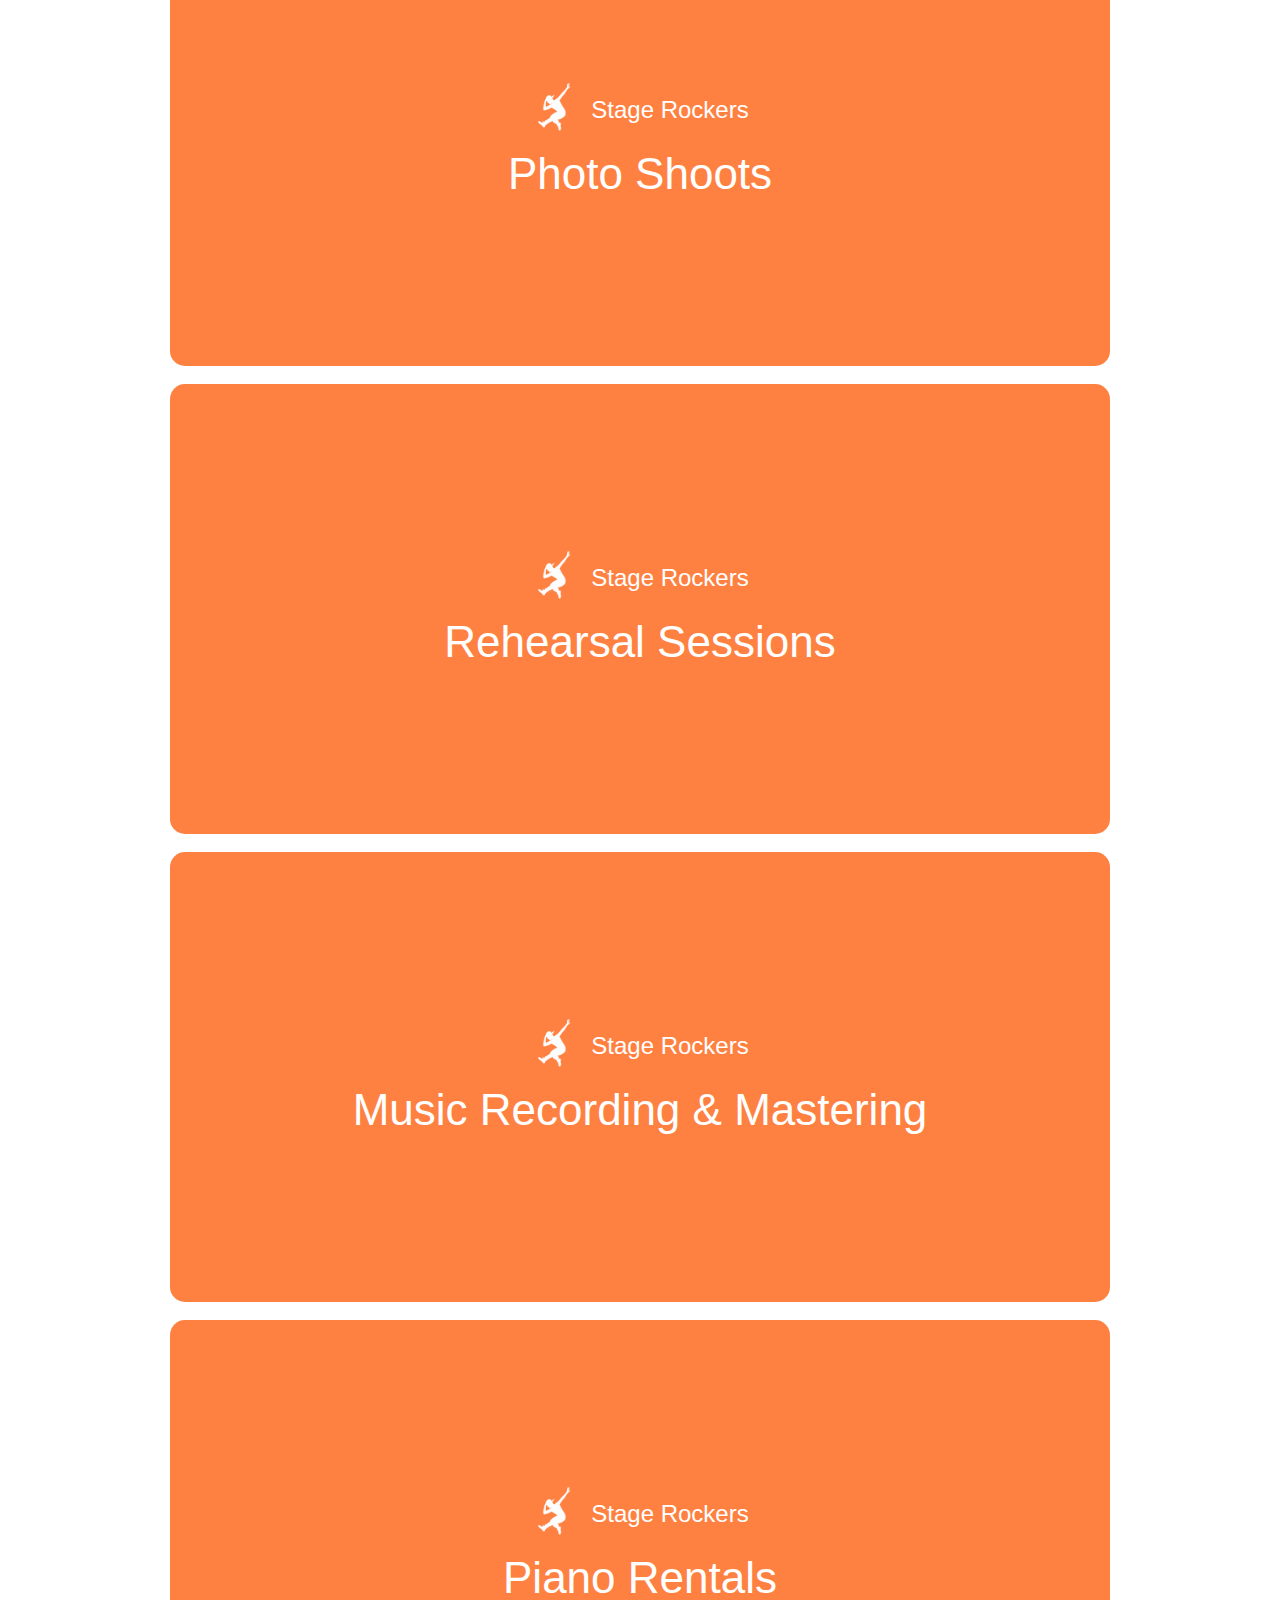
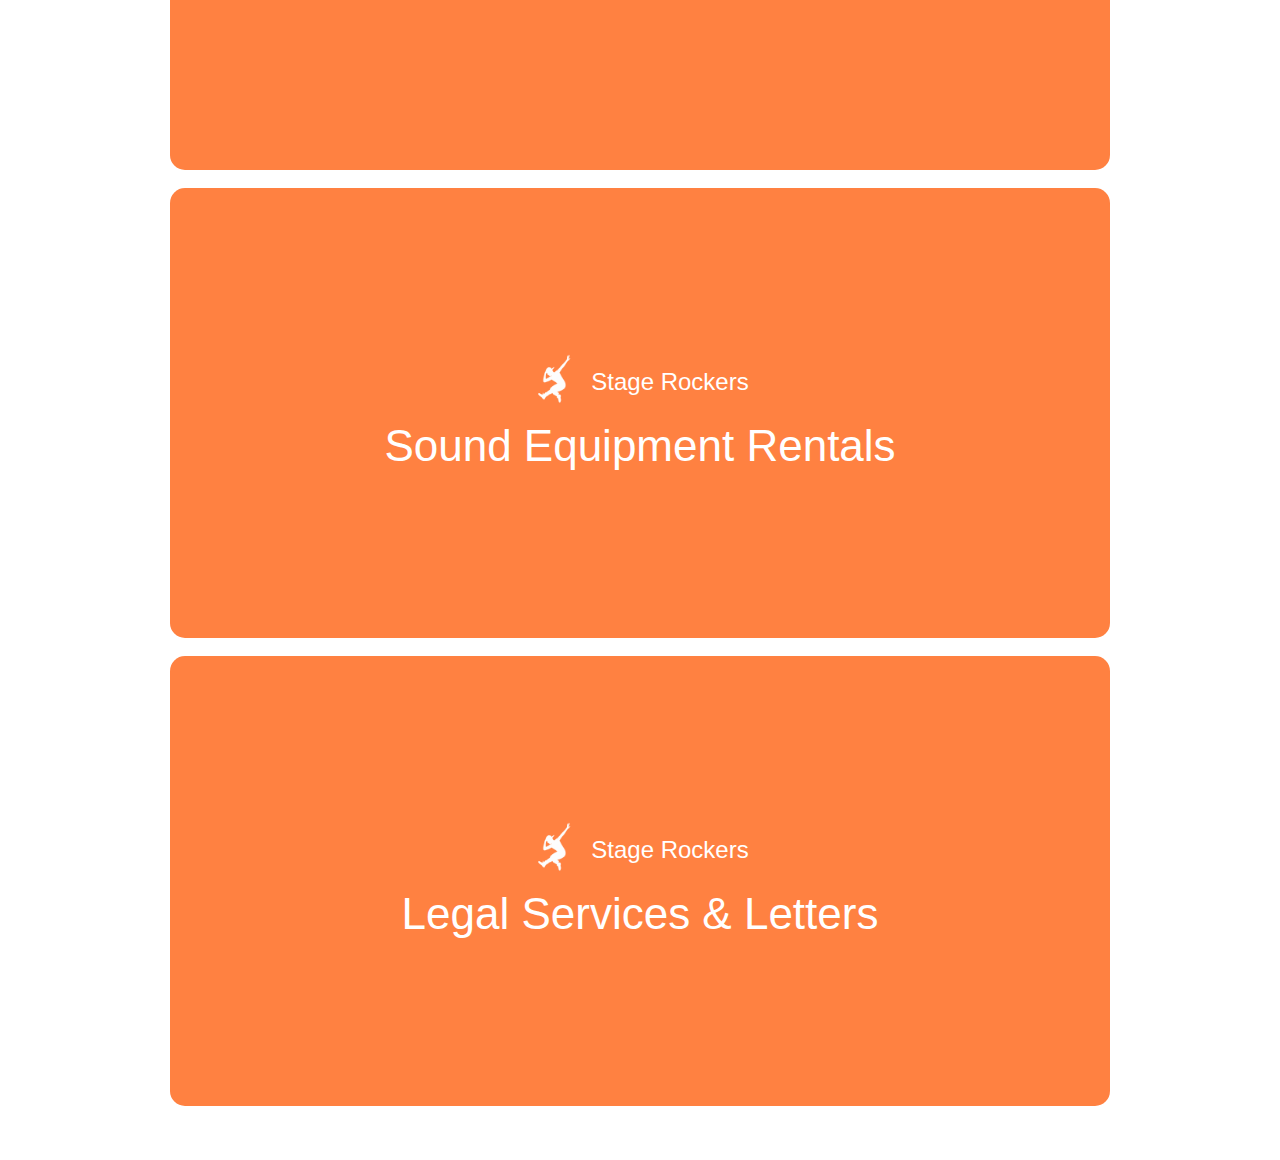
<file: servicesPage/servicesPage.html>
<!DOCTYPE html>
<html lang="en">

<head>
    <meta charset="UTF-8">
    <meta name="viewport" content="width=device-width, initial-scale=1.0">
    <title>Services Stage Rockers</title>

    <style>
        * {
            margin: 0;
            padding: 0;
            box-sizing: border-box;
            font-family: "Nunito Sans", sans-serif;
        }

        main {
            display: flex;
            justify-content: center;
            align-items: center;
            flex-direction: column;
        }

        .twoboxescont {
            position: relative;
            height: 430px;
            width: 73.5%;
            margin-top: 55px;
        }

        .firstboxcont {
            position: absolute;
            width: 390px;
            height: 350px;
            background: #fff;
            border-radius: 20px;
            margin-top: 40px;
            padding: 30px 25px;
            box-shadow: 0px 0px 7px 2px rgba(0, 0, 0, .15);
            z-index: 2;
        }

        .headingbox {
            font-size: 35px;
            color: #333;
            font-weight: 500;
        }

        .textcont {
            margin-top: 15px;
        }

        .textconttext {
            color: #666;
            font-size: 13.5px;
            text-align: left;
            line-height: 1.3;
        }

        .optionscont {
            margin-top: 5px;
            height: 21%;
            width: 100%;
            display: flex;
            justify-content: center;
            flex-wrap: wrap;
        }

        .option {
            height: 50%;
            width: 50%;
            display: flex;
            align-items: center;
            column-gap: 9px;
        }

        .option img {
            height: 16px;
            width: 16px;
        }

        .optiontext {
            font-size: 13.5px;
            color: #333;
        }

        .buttoncont {
            height: 20%;
            width: 100%;
            display: flex;
            align-items: last baseline;
            justify-content: center;
        }

        .button {
            height: 83%;
            width: 90%;
            background-color: #ff7429;
            border-radius: 5px;
            cursor: pointer;
            display: flex;
            align-items: center;
            justify-content: center;
            column-gap: 10px;
        }

        .button:hover {
            box-shadow: 0px 5px 10px 0px #ffbb99;
        }

        .button img {
            height: 24px;
            width: 24px;
        }

        .buttontext {
            color: #fff;
            font-size: 20px;
            font-weight: 600;
        }

        .secondboxcont {
            position: absolute;
            width: 867px;
            height: 430px;
            background: #fff;
            border-radius: 20px;
            box-shadow: 0px 0px 7px 2px rgba(0, 0, 0, .15);
            right: 0px;
            z-index: 1;
            cursor: pointer;
        }

        .secondboxcont img {
            width: 867px;
            height: 430px;
            border-radius: 20px;
            object-fit: cover;
        }

        .bigboxescont {
            height: 422vh;
            width: 73.5%;
        }

        .bigbox {
            height: 50vh;
            width: 100%;
            border-radius: 15px;
            margin-top: 18px;
            background-color: #ff8141;
            display: flex;
            align-items: center;
            justify-content: center;
            flex-direction: column;
            cursor: pointer;
        }

        .line1cont {
            height: 15%;
            width: 100%;
            display: flex;
            justify-content: center;
            align-items: center;
            column-gap: 10px;
        }

        .line1cont img {
            height: 50px;
            width: 50px;
        }


        .line1text {
            font-size: 24px;
            font-weight: 500;
            color: white;
            margin-top: 7px;
        }

        .line2cont {
            height: 15%;
            width: 100%;
            display: flex;
            justify-content: center;
            align-items: center;
        }


        .line2text {
            font-size: 44px;
            font-weight: 500;
            color: white;
        }
    </style>

    <link rel="stylesheet" href="header.css">
</head>

<body>
    <header>
        <div class="navbar">
            <div class="nav">
                <div class="logo">
                    <img src="../images/servicesPageImages/dance logo.png" alt="Logo">
                </div>

                <div class="nav1cont">
                    <!--<div class="nav1 artists">Artists</div>
                    <div class="nav1 gallery">Gallery</div>
                    <div class="nav1 services">Services</div>-->
                    <a class="nav1 artists" href="../artistsPage/artistsPage.html">Artists</a>
                    <a class="nav1 gallery" href="../gallerypage/galleryPage.html">Gallery</a>
                    <a class="nav1 services" href="#">Services</a>
                </div>

                <div class="signinsearchcont">
                    <div class="signinsearchlogo">
                        <img src="../images/servicesPageImages/newsearchicon.svg" alt="">
                    </div>
                    <div class="signinsearchlink">
                        <input type="text" placeholder="Search" name="signinsearch" id="signinsearch">
                    </div>

                </div>

                <div class="nav2cont">
                    <!--<div class="nav2 login">Log in</div>
                    <div class="nav2 signup">Sign up</div>-->
                    
                    <a class="nav2 login" href="../signinpage/signinpage.html">Log in</a>
                    <a class="nav2 signup" href="../signinpage/signinpage.html">Sign up</a>
                </div>
            </div>
        </div>
    </header>



    <main>
        <div class="twoboxescont">
            <div class="firstboxcont">
                <div class="headingbox">Stage Rockers <span style="color: #ff7a33;">Services</span></div>

                <div class="textcont">
                    <div class="textconttext">Stage Rockers provides a wide variety of artist related services such as
                        exclusive
                        management, music mastering, video production, and record label services designed to bring your
                        creative vision to life.</div>
                </div>



                <div class="optionscont">
                    <div class="option option1">
                        <img src="../images/servicesPageImages/option1logo.svg" alt="">
                        <div class="optiontext">Quality Productions</div>
                    </div>
                    <div class="option option2">
                        <img src="../images/servicesPageImages/option2.logo.svg" alt="">
                        <div class="optiontext">Music Distribution</div>
                    </div>
                    <div class="option option3">
                        <img src="../images/servicesPageImages/option3.logo.svg" alt="">
                        <div class="optiontext">Record Label</div>
                    </div>
                    <div class="option option4">
                        <img src="../images/servicesPageImages/option4.logo.svg" alt="">
                        <div class="optiontext">Recording & Mastering</div>
                    </div>
                </div>

                <div class="buttoncont">
                    <div class="button">
                        <img src="../images/servicesPageImages/buttonlogo.svg" alt="">
                        <div class="buttontext">Get Started</div>
                    </div>
                </div>
            </div>
            <div class="secondboxcont">
                <img src="../images/servicesPageImages/backimage.jpeg" alt="">
            </div>
        </div>


        <div class="bigboxescont">
            <div class="bigbox bigbox1">
                <div class="line1cont">
                    <img src="../images/servicesPageImages/dance logo white.png" alt="">
                    <div class="line1text">Stage Rockers</div>
                </div>
                <div class="line2cont">
                    <div class="line2text">Exclusive Artist Management</div>
                </div>
            </div>
            <div class="bigbox bigbox2">
                <div class="line1cont">
                    <img src="../images/servicesPageImages/dance logo white.png" alt="">
                    <div class="line1text">Stage Rockers</div>
                </div>
                <div class="line2cont">
                    <div class="line2text">Video Production</div>
                </div>
            </div>
            <div class="bigbox bigbox3">
                <div class="line1cont">
                    <img src="../images/servicesPageImages/dance logo white.png" alt="">
                    <div class="line1text">Stage Rockers</div>
                </div>
                <div class="line2cont">
                    <div class="line2text">Photo Shoots</div>
                </div>
            </div>
            <div class="bigbox bigbox4">
                <div class="line1cont">
                    <img src="../images/servicesPageImages/dance logo white.png" alt="">
                    <div class="line1text">Stage Rockers</div>
                </div>
                <div class="line2cont">
                    <div class="line2text">Rehearsal Sessions</div>
                </div>
            </div>
            <div class="bigbox bigbox5">
                <div class="line1cont">
                    <img src="../images/servicesPageImages/dance logo white.png" alt="">
                    <div class="line1text">Stage Rockers</div>
                </div>
                <div class="line2cont">
                    <div class="line2text">Music Recording & Mastering</div>
                </div>
            </div>
            <div class="bigbox bigbox6">
                <div class="line1cont">
                    <img src="../images/servicesPageImages/dance logo white.png" alt="">
                    <div class="line1text">Stage Rockers</div>
                </div>
                <div class="line2cont">
                    <div class="line2text">Piano Rentals</div>
                </div>
            </div>
            <div class="bigbox bigbox7">
                <div class="line1cont">
                    <img src="../images/servicesPageImages/dance logo white.png" alt="">
                    <div class="line1text">Stage Rockers</div>
                </div>
                <div class="line2cont">
                    <div class="line2text">Sound Equipment Rentals</div>
                </div>
            </div>
            <div class="bigbox bigbox8">
                <div class="line1cont">
                    <img src="../images/servicesPageImages/dance logo white.png" alt="">
                    <div class="line1text">Stage Rockers</div>
                </div>
                <div class="line2cont">
                    <div class="line2text">Legal Services & Letters</div>
                </div>
            </div>

        </div>

    </main>


</body>

</html>
</file>
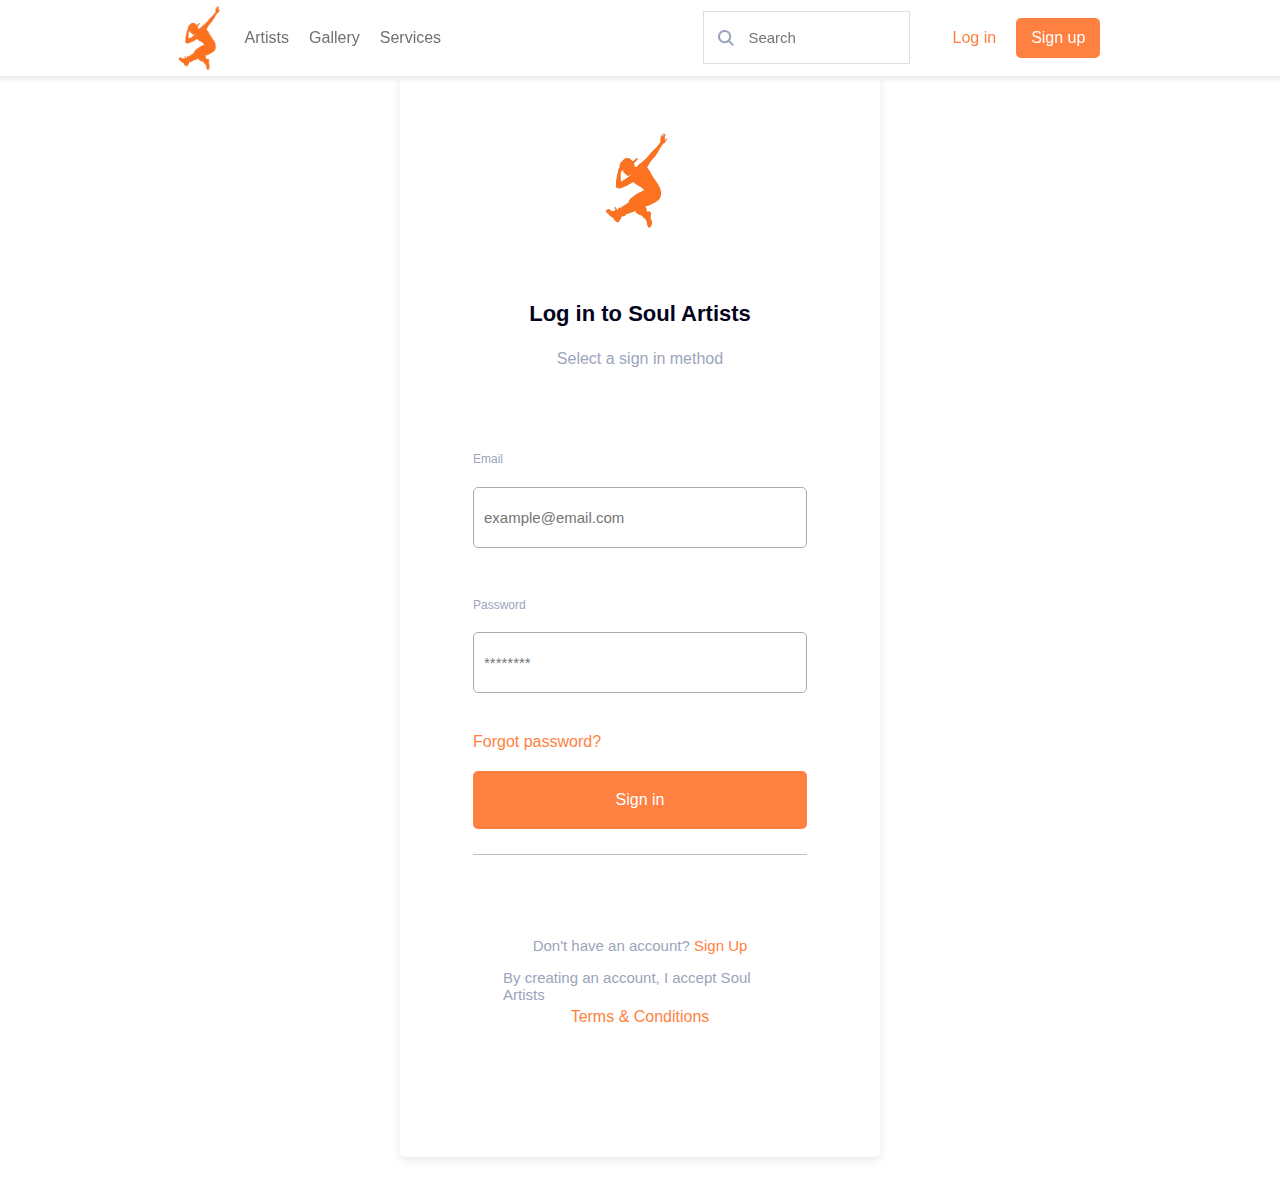
<file: signinpage/signinpage.html>
<!DOCTYPE html>
<html lang="en">

<head>
    <meta charset="UTF-8">
    <meta name="viewport" content="width=device-width, initial-scale=1.0">
    <title>Sign In</title>

    <style>
        * {
            margin: 0;
            padding: 0;
            box-sizing: border-box;
            font-family: "Nunito Sans", sans-serif;
        }

        main {
            display: flex;
            justify-content: center;
            align-items: center;
            flex-direction: column;
        }

        .signincont {
            height: 120vh;
            width: 37.5vw;
            padding: 56px 73px;
            box-shadow: 0 3px 10px 0 rgba(147, 147, 147, .2);
            border-radius: 5px;
            margin-bottom: 20px;
        }

        .logocont {
            height: 30%;
            width: 100%;
            display: flex;
            align-items: center;
            flex-direction: column;
        }

        .logoimagecont {
            height: 50%;
            width: 100%;
            display: flex;
            justify-content: center;
        }

        .logoimagecont img {
            height: 95px;
            width: 95px;
        }

        .imageheadingcont {
            height: 25%;
            width: 100%;
            display: flex;
            align-items: center;
            justify-content: center;
        }

        .imageheadingtext {
            font-size: 22px;
            font-weight: 600;
            color: #04031c;
        }

        .imagebaselinecont {
            height: 25%;
            width: 100%;
            display: flex;
            justify-content: center;
        }

        .imagebaselinetext {
            color: #9ba4bc;
            font-size: 16px;
        }

        .emailcont {
            height: 50%;
            width: 100%;
        }

        .gmailcont {
            height: 30%;
            width: 100%;
        }


        .passwordcont {
            height: 30%;
            width: 100%;
        }

        .passwordheadingcont {
            height: 30%;
            width: 100%;
            color: #9ba4bc;
            font-size: 12px;
            display: flex;
            align-items: last baseline;
        }

        .passwordinputcont {
            height: 70%;
            width: 100%;
            display: flex;
            align-items: center;
            justify-content: center;
        }

        .passwordinputbox {
            height: 60%;
            width: 100%;
            border: 1px solid #acacb0;
            border-radius: 5px;
            color: #454f69;
            display: flex;
            align-items: center;
        }


        .passwordinputbox input {
            margin-left: 10px;
            outline: none;
            border: none;
            font-size: 15px;
        }

        .gmailheadingcont {
            height: 30%;
            width: 100%;
            color: #9ba4bc;
            font-size: 12px;
            display: flex;
            align-items: last baseline;
        }

        .inputcont {
            height: 70%;
            width: 100%;
            display: flex;
            align-items: center;
            justify-content: center;
        }


        .inputbox {
            height: 60%;
            width: 100%;
            border: 1px solid #acacb0;
            border-radius: 5px;
            color: #454f69;
            display: flex;
            align-items: center;
        }

        .inputbox input {
            margin-left: 10px;
            outline: none;
            border: none;
            font-size: 15px;
        }

        .passwordcont {
            height: 30%;
            width: 100%;
        }

        .forgetpasswordcont {
            height: 40%;
            width: 100%;
        }

        .forgetpasswordheadingcont {
            height: 30%;
            width: 100%;
            display: flex;
            align-items: center;
        }

        .forgetpasswordheadingtext {
            color: #ff8141;
            font-size: 16px;
            font-weight: 500;
        }

        .forgetpasswordbuttoncont {
            height: 30%;
            width: 100%;
            display: flex;
            align-items: center;
            justify-content: center;
            color: #fff;
            background: #ff8141;
            border-radius: 5px;
            margin-bottom: 25px;
            cursor: pointer;
        }

        .forgetpasswordbuttoncont:hover {
            box-shadow: 0px 5px 10px 0px #ffbb99;

        }

        .forgetpasswordline {
            border-top: 1px solid #bfbfc1;
        }

        .baselinecont {
            height: 20%;
            width: 100%;
            padding: 30px 30px;
        }

        .line1textcont {
            display: flex;
            align-items: center;
            justify-content: center;
            color: #9ba4bc;
            font-size: 15px;
        }

        .line2textcont {
            display: flex;
            align-items: center;
            justify-content: center;
            color: #9ba4bc;
            margin-top: 15px;
            font-size: 15px;

        }

        .line3textcont {
            display: flex;
            align-items: center;
            justify-content: center;
            margin-top: 5px;
            color: #ff8141;
            font-size: 16px;
            font-weight: 500;
            cursor: pointer;
        }
    </style>
    <link rel="stylesheet" href="header.css">
</head>

<body>
    <header>
        <div class="navbar">
            <div class="nav">
                <div class="logo">
                    <img src="../images/signinPageImages/dance logo.png" alt="Logo">
                </div>

                <div class="nav1cont">
                    <!--<div class="nav1 artists">Artists</div>
                    <div class="nav1 gallery">Gallery</div>
                    <div class="nav1 services">Services</div>-->

                    <a class="nav1 artists" href="/artistsPage/artistsPage.html">Artists</a>
                    <a class="nav1 gallery" href="/gallerypage/galleryPage.html">Gallery</a>
                    <a class="nav1 services" href="/servicesPage/servicesPage.html">Services</a>
                </div>

                <div class="signinsearchcont">
                    <div class="signinsearchlogo">
                        <img src="../images/signinPageImages/newsearchicon.svg" alt="">
                    </div>
                    <div class="signinsearchlink">
                        <input type="text" placeholder="Search" name="signinsearch" id="signinsearch">
                    </div>

                </div>

                <div class="nav2cont">
                    <!--<div class="nav2 login">Log in</div>
                    <div class="nav2 signup">Sign up</div>-->

                    <a class="nav2 login" href="/signinpage/signinpage.html">Log in</a>
                    <a class="nav2 signup" href="/signinpage/signinpage.html">Sign up</a>
                </div>
            </div>
        </div>
    </header>


    <main>
        <div class="signincont">
            <div class="logocont">
                <div class="logoimagecont">
                    <img src="../images/signinPageImages/dance logo.png" alt="">
                </div>
                <div class="imageheadingcont">
                    <div class="imageheadingtext">Log in to Soul Artists</div>
                </div>
                <div class="imagebaselinecont">
                    <div class="imagebaselinetext">Select a sign in method</div>
                </div>
            </div>


            <div class="emailcont">
                <div class="gmailcont">
                    <div class="gmailheadingcont">Email</div>
                    <div class="inputcont">
                        <div class="inputbox">
                            <input type="text" id="emailinput" name="emailinput"
                                placeholder="example@email.com"></input>
                        </div>
                    </div>
                </div>


                <div class="passwordcont">
                    <div class="passwordheadingcont">Password</div>
                    <div class="passwordinputcont">
                        <div class="passwordinputbox">
                            <input type="text" id="emailinput" name="emailinput" placeholder="********"></input>
                        </div>
                    </div>
                </div>


                <div class="forgetpasswordcont">
                    <div class="forgetpasswordheadingcont">
                        <div class="forgetpasswordheadingtext">Forgot password?</div>
                    </div>
                    <div class="forgetpasswordbuttoncont">Sign in</div>
                    <div class="forgetpasswordline"></div>
                </div>
            </div>

            <div class="baselinecont">
                <div class="line1textcont">Don't have an account?<span
                        style="color: #ff8141; cursor: pointer;">&nbsp;Sign Up</span></div>
                <div class="line2textcont">By creating an account, I accept Soul Artists</div>
                <div class="line3textcont">Terms & Conditions</div>
            </div>

        </div>
    </main>
</body>

</html>
</file>
<file: mainpage/bookshow.css>
* {
            margin: 0;
            padding: 0;
            box-sizing: border-box;
            font-family: "Nunito Sans", sans-serif;
        }

        .bookshow {
            height: 120vh;
            width: 73.5%;
            margin-top: 50px;
        }

        .bookshowheadingcont {
            height: 12%;
            width: 100%;
            display: flex;
            align-items: center;
            justify-content: center;
        }

        .bookshowheadingcont {
            font-size: 20px;
            color: #252c3f;
            font-weight: 500;
        }

        .bookshowtablecont {
            height: 76%;
            width: 100%;
            display: flex;
            flex-wrap: wrap;
        }

        .column {
            height: 100%;
            width: 25%;
        }

        .row {
            height: 5%;
            width: 100%;
            display: flex;
            justify-content: center;
            align-items: center;
            color: #131313;
            font-weight: normal;
        }

        .rowheading {
            height: 15%;
            width: 100%;
            font-size: 18px;
            color: #252c3f;
            font-weight: 600;
        }


        .bookshowbasecont {
            height: 12%;
            width: 100%;
            display: flex;
            align-items: center;
            justify-content: center;
            column-gap: 25px;

        }

        .bookshowbasebutton1 {
            height: 40px;
            color: #fff;
            background: #ff7631;
            border-radius: 5px;
            display: flex;
            justify-content: center;
            align-items: center;
            cursor: pointer;
        }

        .bookshowbasebutton1:hover {
            box-shadow: 0px 5px 10px 0px #ffbb99;
        }

        .bookshowbasebutton2:hover {
            box-shadow: 0px 5px 10px 0px #ffbb99;
        }


        .bookshowbasebutton2 {
            height: 40px;
            color: #fff;
            background: #ff7631;
            border-radius: 5px;
            display: flex;
            justify-content: center;
            align-items: center;
            cursor: pointer;

        }

        .bookshowbasebutton1text {
            padding: 20px;
        }

        .bookshowbasebutton2text {
            padding: 20px;

        }
</file>
<file: mainpage/faq.css>
* {
            margin: 0;
            padding: 0;
            box-sizing: border-box;
            font-family: "Nunito Sans", sans-serif;
        }

        .faq {
            height: 115vh;
            width: 73.5%;
        }

        .faqheadingcont {
            height: 15%;
            width: 100%;
            display: flex;
            align-items: center;
        }

        .faqheadingtext {
            font-weight: 500;
            font-size: 20px;
            color: #9ba4bc;
        }

        .faqboxcont {
            height: 85%;
            width: 100%;
            display: flex;
            align-items: center;
            justify-content: center;
            flex-direction: column;
            row-gap: 7px;
        }

        .faqbox {
            height: 10%;
            width: 100%;
            border-radius: 10px;
            box-shadow: 0px 2px 4px 1px rgba(0, 0, 0, .1);

            display: flex;
            align-items: center;
            position: relative;
        }

        .faqboxtext {
            margin-left: 13px;
            font-size: 17px;
            font-weight: 500;
            color: #252c3f;
            cursor: pointer;
        }

        .faqbox img{
            position: absolute;
            right: 25px;
            cursor: pointer;
        }
</file>
<file: mainpage/phone.css>
* {
            margin: 0;
            padding: 0;
            box-sizing: border-box;
            font-family: "Nunito Sans", sans-serif;
        }

        .phone {
            height: 55vh;
            width: 73.5%;
            border: 1px solid #dadfea;
            border-radius: 4px;
            display: flex;
        }

        .phoneimage {
            height: 100%;
            width: 50%;
            display: flex;
            justify-content: center;
            align-items: last baseline;
        }

        .phoneimagecont {
            height: 90%;
            width: 65.5%;
            background-image: url(../images/mainPageImages/phoneimage.png);
            background-size: cover;
        }


        .content {
            height: 100%;
            width: 50%;
            display: flex;
            align-items: center;
            justify-content: center;
        }

        .contentcont {
            height: 80%;
            width: 80%;
        }

        .logoimagebox {
            height: 65px;
            width: 65px;
            background-color: #ff742f;
            border-radius: 15px;
            display: flex;
            align-items: center;
            justify-content: center;
            margin-top: 25px;
            cursor: pointer;

        }

        .logoimagebox img {
            height: 90%;
            width: 90%;
        }

        .booktalenttext {
            font-size: 42px;
            color: #252c3f;
            font-weight: 600;
            margin-top: 30px;
        }

        .booktalentbaseline {
            font-size: 15px;
            color: #666;
            margin-top: 15px;
        }

        .availability {
            height: 25%;
            width: 100%;
            display: flex;
            align-items: center;
            justify-content: flex-start;
            column-gap: 20px;
            margin-top: 25px;
        }

        .availability img {
            cursor: pointer;
        }
</file>
<file: mainpage/clients.css>
* {
            margin: 0;
            padding: 0;
            box-sizing: border-box;
            font-family: "Nunito Sans", sans-serif;
        }

        .clients {
            height: 52vh;
            width: 73.5%;
        }

        .clientheadingcont {
            height: 35%;
            width: 100%;
            display: flex;
            align-items: center;
        }

        .clientheadingtext {
            font-weight: 500;
            color: #7c8290;
            font-size: 16px;
        }

        .brandslogo {
            height: 65%;
            width: 100%;
        }

        .brandslogocont {
            height: 50%;
            width: 100%;
            display: flex;
            justify-content: center;
            column-gap: 25px;
        }

        .brandslogocont img {
            height: 45px;
            width: auto;
        }

        .clientbuttoncont {
            height: 50%;
            width: 100%;
            display: flex;
            justify-content: center;
            align-items: center;
        }

        .clientbutton {
            height: 50px;
            width: 100px;
            background-color: #ff742f;
            color: white;
            border-radius: 5px;
            display: flex;
            justify-content: center;
            align-items: center;
            margin-bottom: 40px;
        }

        .clientbutton:hover {
            cursor: pointer;
            box-shadow: 0px 5px 10px 0px #ffbb99;
        }
</file>
<file: mainpage/blackimage.css>
* {
            margin: 0;
            padding: 0;
            box-sizing: border-box;
            font-family: "Nunito Sans", sans-serif;
        }

        .blackimage {
            margin-top: 20px;
            height: 50vh;
            width: 73.5%;
            border-radius: 5px;
            background-image: url(../images/mainPageImages/black\ image.jpeg);
            background-size: cover;
            display: flex;
            align-items: center;
            justify-content: center;
        }

        .imagecontent {
            height: 70%;
            width: 90%;
        }

        .handlogo {
            height: 66px;
            width: 66px;

        }

        .handlogo img {
            height: 100%;
            width: 100%;
        }

        .boldtext {
            margin-top: 25px;
            color: #fff;
            font-size: 42px;
            font-weight: 550;
        }

        .baseline {
            margin-top: 18px;
            color: #fff;
            font-size: 16px;
        }

        .imagebutton {
            margin-top: 25px;
            color: #ffffff;
            background: #ff7936;
            height: 38px;
            width: 170px;
            border-radius: 5px;
            display: flex;
            justify-content: center;
            align-items: center;
        }

        .imagebutton:hover {
            cursor: pointer;
            box-shadow: 0px 5px 10px 0px #ffbb99;
        }
</file>
<file: mainpage/categories.css>
* {
            margin: 0;
            padding: 0;
            box-sizing: border-box;
            font-family: "Nunito Sans", sans-serif;
        }

        .categories {
            height: 100vh;
            width: 73.5%;
        }

        .categoryheading {
            height: 12%;
            width: 100%;
            display: flex;
            align-items: center;
        }
        .categoryheadingtext{
            color: #737781;
            font-weight: 500;
            font-size: 16px;
            position: relative;
            left: 3px;
            top: 10px;
        }

        .categorycontainer {
            height: 88%;
            width: 100%;
            display: flex;
            flex-wrap: wrap;
            justify-content: center;
            align-items: center;
            column-gap: 11px;
        }

        .categorybox{
            height: 18%;
            width: 49.5%;
            border-radius: 10px;
            background-color: #ff8141;
            color: white;
            display: flex;
            align-items: last baseline;
            cursor: pointer;
        }

        .categoryboxtext{
            position: relative;
            color: white;
            left: 10px;
            bottom: 15px;
        }
</file>
<file: mainpage/newartists.css>
* {
            margin: 0;
            padding: 0;
            box-sizing: border-box;
            font-family: "Nunito Sans", sans-serif;
        }

        .newartists {
            height: 38vh;
            width: 73.5%;
        }

        .heading {
            height: 15%;
            width: 100%;
            display: flex;
            align-items: center;

        }

        .featuredtext {
            letter-spacing: .5px;
            color: #777b87;
            font-size: 16px;
            font-weight: 450;
            margin-left: 3px;
        }

        .flexy {
            height: 85%;
            width: 100%;
            display: flex;
            flex-direction: row;
            justify-content: space-between;
        }

        .featuredbox {
            height: 100%;
            width: 15.7%;
        }

        .imagecont {
            width: 100%;
            height: 75%;
        }

        .imagecont:hover {
            cursor: pointer;

        }

        .imagecont img {
            height: 100%;
            width: 100%;
            border-radius: 10px;
        }

        .imageheading {
            width: 100%;
            height: 16%;
            display: flex;
            align-items: last baseline;
        }

        .imageheadingtext {
            font-size: 16px;
            font-weight: 600;
            color: #3d4354;
            margin-left: 3px;
        }

        .imageheadingtext:hover {
            cursor: pointer;
            color: #ff8141;
        }

        .imagebase {
            width: 100%;
            height: 9%;
            display: flex;
            align-items: last baseline;
        }

        .imagebasetext {
            font-size: 12px;
            color: #9ba4bc;
            margin-left: 3px;
        }
</file>
<file: mainpage/featured.css>
* {
            margin: 0;
            padding: 0;
            box-sizing: border-box;
            font-family: "Nunito Sans", sans-serif;
        }

        .featured {
            height: 38vh;
            width: 73.5%;
        }

        .heading {
            height: 15%;
            width: 100%;
            display: flex;
            align-items: center;

        }

        .featuredtext {
            letter-spacing: .5px;
            color: #777b87;
            font-size: 16px;
            font-weight: 450;
            margin-left: 3px;
        }

        .flexy {
            height: 85%;
            width: 100%;
            display: flex;
            flex-direction: row;
            justify-content: space-between;
        }

        .featuredbox {
            height: 100%;
            width: 15.7%;
        }
        .imagecont{
            width: 100%;
            height: 75%;
        }
        .imagecont:hover{
            cursor: pointer;

        }
        .imagecont img{
            height: 100%;
            width: 100%;
            border-radius: 10px;
        }
        .imageheading{
            width: 100%;
            height: 16%;
            display: flex;
            align-items:last baseline ;
        }

        .imageheadingtext{
            font-size: 16px;
            font-weight: 600;
            color: #3d4354;
            margin-left: 3px;
        }
        .imageheadingtext:hover{
            cursor: pointer;
            color: #ff8141;
        }
        .imagebase{
            width: 100%;
            height: 9%;
            display: flex;
            align-items:last baseline ;
        }
        .imagebasetext{
            font-size: 12px;
            color: #9ba4bc;
            margin-left: 3px;
        }
</file>
<file: mainpage/header.css>
* {
    margin: 0;
    padding: 0;
    box-sizing: border-box;
    font-family: "Nunito Sans", sans-serif;
}

header {
    position: sticky;
    top: 0px;
    background: hsla(0, 0%, 100%, .97);
    z-index: 2;
}

.navbar {
    height: 8.5vh;
    width: 100%;
    display: flex;
    justify-content: center;
    box-shadow: 0 3px 3px rgba(102, 102, 102, 0.102);
    border-bottom: 1px solid rgba(218, 223, 234, .6);
}

.nav {
    position: relative;
    height: 100%;
    width: 73.5%;
    display: flex;
    align-items: center;
}

.logo {
    height: 100%;
    display: flex;
    align-items: center;
    cursor: pointer;
}

.logo img {
    height: 85%;
}

.nav1cont {
    position: absolute;
    left: 65px;
    height: 100%;
    display: flex;
    justify-content: center;
    align-items: center;
    font-size: 16px;
    color: #707070;
    cursor: pointer;

}

.nav1 {
    margin: 10px;
    text-decoration: none;
    color: #707070;

}

.nav1:hover {
    color: #ff8141;
}

.signinsearchcont {
    height: 70%;
    width: 22%;
    border: 1px solid #dadfea;
    position: absolute;
    right: 200px;
    display: flex;
    align-items: center;
    column-gap: 10px;
}

.signinsearchcont img {
    margin-left: 10px;
    margin-top: 5px;
}

.signinsearchcont input {
    outline: none;
    border: none;
    height: 80%;
    width: 80%;
    font-size: 15px;
    color: rgb(54, 54, 54);
}

.nav2cont {
    position: absolute;
    right: 0px;
    display: flex;
    justify-content: center;
    align-items: center;
    font-size: 16px;
    cursor: pointer;
}

.nav2 {
    margin: 10px;
}

.signup {
    height: 40px;
    display: flex;
    align-items: center;
    justify-content: center;
    padding: 15px;
    border-radius: 5px;
    background-color: #ff8141;
    color: #fff;
    text-decoration: none;
}

.signup:hover {
    box-shadow: 0px 5px 10px 0px #ffbb99;
}

.login {
    color: #ff8141;
    text-decoration: none;
}
</file>
<file: mainpage/search.css>
* {
    margin: 0;
    padding: 0;
    box-sizing: border-box;
    font-family: "Nunito Sans", sans-serif;
}

main {
    display: flex;
    justify-content: center;
    align-items: center;
    flex-direction: column;
}

.search {
    height: 45vh;
    width: 73.5%;
    display: flex;
    justify-content: center;
    align-items: center;
}

.text {
    font-size: 44px;
    font-weight: 700;
    color: #707070;
    letter-spacing: -0.5px;
    font-family: "Nunito Sans", sans-serif;
}

.searchcont {
    height: 63%;
    width: 90%;
    display: flex;
    align-items: center;
    flex-direction: column;
}

.searchbar {
    width: 100%;
    height: 40%;
    display: flex;
    margin-top: 40px;
}

.searchbox {
    border: 1px solid #dbe0eb;
    border-radius: 5px;
    height: 100%;
    width: 80%;
    display: flex;
    align-items: center;
    box-shadow: 0px 4px 4px rgba(0,0,0,.15);
}

.orangeboxcont {
    background-color: #ff8141;
    color: white;
    font-size: 16px;
    font-weight: 500;
    border-radius: 5px;
    height: 100%;
    width: 19%;
    display: flex;
    justify-content: center;
    align-items: center;
    position: relative;
    left : 10px;
    column-gap: 5px;
    box-shadow: rgba(50, 50, 93, .25) 0px 6px 12px -2px ;
    cursor: pointer;
}

.orangeboxcont:hover{
    box-shadow: 0px 5px 10px 0px #ffbb99;
}

.searchbox input{
    height: 50%;
    width: 75%;
    position: relative;
    left: 55px;
    outline: none;
    border: none;
    font-size: 20px;
    font-weight: 600;
    color: #616161;
}
.searchicon{
    position: relative;
    left: 35px;
}
.base{
    align-self: flex-start;
    font-size: 15px;
    color: #454f69;
    font-weight: 300;
    margin-top: 10px;
}
</file>
<file: AIPage/aiheader.css>
* {
    margin: 0;
    padding: 0;
    box-sizing: border-box;
    font-family: "Nunito Sans", sans-serif;
}

header {
    position: sticky;
    top: 0px;
    background: hsla(0, 0%, 100%, .97);
}

.navbar {
    height: 8.5vh;
    width: 100%;
    display: flex;
    justify-content: center;
    box-shadow: 0 3px 3px rgba(102, 102, 102, 0.102);
    border-bottom: 1px solid rgba(218, 223, 234, .6);
}

.nav {
    position: relative;
    height: 100%;
    width: 73.5%;
    display: flex;
    align-items: center;
}

.logo {
    height: 100%;
    display: flex;
    align-items: center;
    cursor: pointer;
}

.logo img {
    height: 85%;
}

.nav1cont {
    position: absolute;
    left: 65px;
    height: 100%;
    display: flex;
    justify-content: center;
    align-items: center;
    font-size: 16px;
    color: #707070;
    cursor: pointer;
}

.nav1 {
    color: #707070;
    margin: 10px;
    text-decoration: none;
}

.nav1:hover {
    color: #ff8141;
}

.signinsearchcont {
    height: 70%;
    width: 22%;
    border: 1px solid #dadfea;
    position: absolute;
    right: 200px;
    display: flex;
    align-items: center;
    column-gap: 10px;
}

.signinsearchcont img {
    margin-left: 10px;
    margin-top: 5px;
}

.signinsearchcont input {
    outline: none;
    border: none;
    height: 80%;
    width: 80%;
    font-size: 15px;
    color: rgb(54, 54, 54);
}

.nav2cont {
    position: absolute;
    right: 0px;
    display: flex;
    justify-content: center;
    align-items: center;
    font-size: 16px;
    cursor: pointer;
}

.nav2 {
    color: #707070;
    margin: 10px;
    text-decoration: none;}

.signup {
    height: 40px;
    display: flex;
    align-items: center;
    justify-content: center;
    padding: 15px;
    border-radius: 5px;
    background-color: #ff8141;
    color: #fff;
}

.signup:hover {
    box-shadow: 0px 5px 10px 0px #ffbb99;
}

.login {
    color: #ff8141;
}
</file>
<file: artistsPage/rightcontainer.css>
.rightcont {
            height: 15%;
            width: 23.5%;
            padding: 5px;
        }

        .uppercont {
            height: 55%;
            width: 100%;
            border-bottom: 1px solid rgb(167, 167, 167);
        }

        .upperbox {
            height: 23.5%;
            width: 100%;
        }

        .upperboxheadingcont {
            height: 45%;
            width: 100%;
            display: flex;
            align-items: center;
        }

        .upperboxheadingtext {
            font-size: 12px;
            color: grey;
        }


        .upperboxinputcont {
            position: relative;
            height: 55%;
            width: 100%;
            border: 1px solid rgb(167, 167, 167);
            border-radius: 5px;
            display: flex;
            align-items: center;
        }

        .upperboxinputcont input {
            border: none;
            outline: none;
            margin-left: 7px;
            font-size: 14px;
        }


        .upperboxinputcont img {
            position: absolute;
            right: 8px;
            cursor: pointer;
        }

        .lowercont {
            height: 41%;
            width: 100%;
            margin-top: 25px;
        }

        .quotescont {
            height: 40%;
            width: 100%;
        }

        .firstline {
            font-size: 14px;
            font-weight: bold;
        }

        .secondline {
            font-size: 15.5px;
            margin-top: 10px;
            margin-bottom: 10px;
            color: rgb(100, 100, 100);
        }

        .quotesbuttoncont {
            height: 40%;
            width: 100%;
            border-radius: 5px;
            background-color: #ff8141;
            display: flex;
            justify-content: center;
            align-items: center;
            column-gap: 5px;
            cursor: pointer;
        }


        .quotesbuttoncont:hover {
            box-shadow: 0px 5px 10px 0px #ffbb99;
        }

        .quotesbuttoncont img {
            height: 25px;
            width: 25px;
        }

        .quotesbuttontext {
            color: #fff;

        }

        .pointscont {
            height: 60%;
            width: 100%;
        }

        .point {
            height: 33.333%;
            width: 100%;
            display: flex;
            align-items: center;
        }

        .circle {
            height: 30px;
            width: 30px;
            background-color: #ff8141;
            border-radius: 25px;
            color: #fff;
            display: flex;
            align-items: center;
            justify-content: center;
        }

        .pointtext {
            font-size: 13px;
            margin-left: 10px;
            font-weight: 500;
            color: rgb(66, 66, 66);
        }
</file>
<file: artistsPage/leftcontainer.css>
.leftcont {
            height: 100%;
            width: 75%;
        }

        .leftcontheadingcont {
            height: 7.5vh;
            width: 100%;
            display: flex;
            align-items: center;
        }

        .leftcontheadingtext {
            color: #ff8141;
            font-size: 17px;
            font-weight: 500;
        }

        .leftcontboxescont {
            height: 100%;
            width: 100%;
        }

        .artistbox {
            height: 200px;
            width: 100%;
            margin-bottom: 10px;
            cursor: pointer;

            border-radius: 5px;
            box-shadow: 0 2px 7px 3px #d7dae4;
            background-color: #fff;

            display: flex;
            column-gap: 10px;
        }

        .artistimagecont {
            height: 200px;
            width: 200px;
            border-radius: 5px;
        }

        .artistimagecont img {
            height: 100%;
            width: 100%;
            border-radius: 5px;

        }

        .artistinfocont {
            height: 40%;
            width: 425px;
            margin-top: 8px;
        }

        .artistname {
            height: 35%;
            width: 100%;
            font-size: 24px;
            color: #252c3f;
            font-weight: 550;
        }

        .artistaddress {
            height: 30%;
            width: 100%;
            display: flex;
            align-items: center;
            column-gap: 3px;
        }

        .artistaddress img {
            height: 16px;
            width: 16px;
        }

        .addresstext {
            color: #454f69;
            font-size: 15px;
        }

        .artistbaseline {
            height: 35%;
            width: 100%;
        }

        .artistbaselinetext {
            font-size: 12.5px;
            color: #9ba4bc;
            margin-left: 3.5px;
        }

        .priceinfocont {
            margin-top: 80px;
            height: 50%;
            width: 183px;
        }

        .fromline {
            height: 20%;
            width: 100%;
            color: #9ba4bc;
            font-size: 15px;
        }

        .inrline {
            height: 25%;
            width: 100%;
            font-size: 20px;
            font-weight: 500;
        }

        .taxline {
            height: 15%;
            width: 100%;
            font-size: 12px;
            color: #9ba4bc;
        }

        .pricebuttoncont {
            height: 40%;
            width: 85%;

            color: #fff;
            font-size: 15px;
            background: #ff8141;
            border-radius: 5px;

            display: flex;
            justify-content: center;
            align-items: center;
        }

        .pricebuttoncont:hover {
            box-shadow: 0px 5px 10px 0px #ffbb99;
        }
</file>
<file: artistsPage/iconheader.css>
* {
            margin: 0;
            padding: 0;
            box-sizing: border-box;
            font-family: "Nunito Sans", sans-serif;
        }

        main {
            display: flex;
            justify-content: center;
            align-items: center;
            flex-direction: column;
        }

        .iconsbarcont {
            height: 9.5vh;
            width: 72.5vw;
            display: flex;
            border-bottom: 1px solid #c8cbd1;
        }

        .icon {
            height: 100%;
            width: 7.692%;
        }

        .iconimagecont {
            height: 60%;
            width: 100%;
            display: flex;
            justify-content: center;
            align-items: center;
        }


        .iconimagecont img {
            height: 26px;
            width: 26px;
            cursor: pointer;
        }

        .icontextcont {
            height: 40%;
            width: 100%;
            display: flex;
            justify-content: center;
        }


        .icontext {
            color: #9ba4bc;
            font-size: 12px;
            font-weight: 500;
            cursor: pointer;

        }
</file>
<file: artistsPage/header.css>
* {
    margin: 0;
    padding: 0;
    box-sizing: border-box;
    font-family: "Nunito Sans", sans-serif;
}

header {
    position: sticky;
    top: 0px;
    background: hsla(0, 0%, 100%, .97);
}

.navbar {
    height: 8.5vh;
    width: 100%;
    display: flex;
    justify-content: center;
    box-shadow: 0 3px 3px rgba(102, 102, 102, 0.102);
    border-bottom: 1px solid rgba(218, 223, 234, .6);
}

.nav {
    position: relative;
    height: 100%;
    width: 73.5%;
    display: flex;
    align-items: center;
}

.logo {
    height: 100%;
    display: flex;
    align-items: center;
    cursor: pointer;
}

.logo img {
    height: 85%;
}

.nav1cont {
    position: absolute;
    left: 65px;
    height: 100%;
    display: flex;
    justify-content: center;
    align-items: center;
    font-size: 16px;
    color: #707070;
    cursor: pointer;

}

.nav1 {
    color: #707070;
    text-decoration: none;
    margin: 10px;
}

.nav1:hover {
    color: #ff8141;
}

.signinsearchcont {
    height: 70%;
    width: 22%;
    border: 1px solid #dadfea;
    position: absolute;
    right: 200px;
    display: flex;
    align-items: center;
    column-gap: 10px;
}

.signinsearchcont img {
    margin-left: 10px;
    margin-top: 5px;
}

.signinsearchcont input {
    outline: none;
    border: none;
    height: 80%;
    width: 80%;
    font-size: 15px;
    color: rgb(54, 54, 54);
}

.nav2cont {
    position: absolute;
    right: 0px;
    display: flex;
    justify-content: center;
    align-items: center;
    font-size: 16px;
    cursor: pointer;
}

.nav2 {
    color: #707070;
    text-decoration: none;
    margin: 10px;
}

.signup {
    height: 40px;
    display: flex;
    align-items: center;
    justify-content: center;
    padding: 15px;
    border-radius: 5px;
    background-color: #ff8141;
    color: #fff;
}

.signup:hover {
    box-shadow: 0px 5px 10px 0px #ffbb99;
}

.login {
    color: #ff8141;
}
</file>
<file: gallerypage/header.css>
* {
    margin: 0;
    padding: 0;
    box-sizing: border-box;
    font-family: "Nunito Sans", sans-serif;
}

header {
    position: sticky;
    top: 0px;
    background: hsla(0, 0%, 100%, .97);
}

.navbar {
    height: 8.5vh;
    width: 100%;
    display: flex;
    justify-content: center;
    box-shadow: 0 3px 3px rgba(102, 102, 102, 0.102);
    border-bottom: 1px solid rgba(218, 223, 234, .6);
}

.nav {
    position: relative;
    height: 100%;
    width: 73.5%;
    display: flex;
    align-items: center;
}

.logo {
    height: 100%;
    display: flex;
    align-items: center;
    cursor: pointer;
}

.logo img {
    height: 85%;
}

.nav1cont {
    position: absolute;
    left: 65px;
    height: 100%;
    display: flex;
    justify-content: center;
    align-items: center;
    font-size: 16px;
    color: #707070;
    cursor: pointer;
}

.nav1 {
    color: #707070;
    margin: 10px;
    text-decoration: none;
}

.nav1:hover {
    color: #ff8141;
}

.signinsearchcont {
    height: 70%;
    width: 22%;
    border: 1px solid #dadfea;
    position: absolute;
    right: 200px;
    display: flex;
    align-items: center;
    column-gap: 10px;
}

.signinsearchcont img {
    margin-left: 10px;
    margin-top: 5px;
}

.signinsearchcont input {
    outline: none;
    border: none;
    height: 80%;
    width: 80%;
    font-size: 15px;
    color: rgb(54, 54, 54);
}

.nav2cont {
    position: absolute;
    right: 0px;
    display: flex;
    justify-content: center;
    align-items: center;
    font-size: 16px;
    cursor: pointer;
}

.nav2 {
    color: #707070;
    margin: 10px;
    text-decoration: none;}

.signup {
    height: 40px;
    display: flex;
    align-items: center;
    justify-content: center;
    padding: 15px;
    border-radius: 5px;
    background-color: #ff8141;
    color: #fff;
}

.signup:hover {
    box-shadow: 0px 5px 10px 0px #ffbb99;
}

.login {
    color: #ff8141;
}
</file>
<file: quotesPage/quotesheader.css>
* {
    margin: 0;
    padding: 0;
    box-sizing: border-box;
    font-family: "Nunito Sans", sans-serif;
}

header {
    position: sticky;
    top: 0px;
    background: hsla(0, 0%, 100%, .97);
}

.navbar {
    height: 8.5vh;
    width: 100%;
    display: flex;
    justify-content: center;
    box-shadow: 0 3px 3px rgba(102, 102, 102, 0.102);
    border-bottom: 1px solid rgba(218, 223, 234, .6);
}

.nav {
    position: relative;
    height: 100%;
    width: 73.5%;
    display: flex;
    align-items: center;
}

.logo {
    height: 100%;
    display: flex;
    align-items: center;
    cursor: pointer;
}

.logo img {
    height: 85%;
}

.nav1cont {
    position: absolute;
    left: 65px;
    height: 100%;
    display: flex;
    justify-content: center;
    align-items: center;
    font-size: 16px;
    color: #707070;
    cursor: pointer;
}

.nav1 {
    color: #707070;
    margin: 10px;
    text-decoration: none;
}

.nav1:hover {
    color: #ff8141;
}

.signinsearchcont {
    height: 70%;
    width: 22%;
    border: 1px solid #dadfea;
    position: absolute;
    right: 200px;
    display: flex;
    align-items: center;
    column-gap: 10px;
}

.signinsearchcont img {
    margin-left: 10px;
    margin-top: 5px;
}

.signinsearchcont input {
    outline: none;
    border: none;
    height: 80%;
    width: 80%;
    font-size: 15px;
    color: rgb(54, 54, 54);
}

.nav2cont {
    position: absolute;
    right: 0px;
    display: flex;
    justify-content: center;
    align-items: center;
    font-size: 16px;
    cursor: pointer;
}

.nav2 {
    color: #707070;
    margin: 10px;
    text-decoration: none;}

.signup {
    height: 40px;
    display: flex;
    align-items: center;
    justify-content: center;
    padding: 15px;
    border-radius: 5px;
    background-color: #ff8141;
    color: #fff;
}

.signup:hover {
    box-shadow: 0px 5px 10px 0px #ffbb99;
}

.login {
    color: #ff8141;
}
</file>
<file: servicesPage/header.css>
* {
    margin: 0;
    padding: 0;
    box-sizing: border-box;
    font-family: "Nunito Sans", sans-serif;
}

header{
    position: sticky;
    top: 0px;
    background: hsla(0, 0%, 100%, .97);
}

.navbar {
    height: 8.5vh;
    width: 100%;
    display: flex;
    justify-content: center;
    box-shadow: 0 3px 3px rgba(102, 102, 102, 0.102);
    border-bottom: 1px solid rgba(218, 223, 234, .6);
}

.nav {
    position: relative;
    height: 100%;
    width: 73.5%;
    display: flex;
    align-items: center;
}

.logo {
    height: 100%;
    display: flex;
    align-items: center;
    cursor: pointer;
}

.logo img {
    height: 85%;
}

.nav1cont {
    position: absolute;
    left: 65px;
    height: 100%;
    display: flex;
    justify-content: center;
    align-items: center;
    font-size: 16px;
    cursor: pointer;

}

.nav1 {
    text-decoration: none;
    color: #707070;
    margin: 10px;
}
.nav1:hover {
    color: #ff8141;
}

.signinsearchcont{
    height: 70%;
    width: 22%;
    border: 1px solid #dadfea;
    position: absolute;
    right: 200px;
    display: flex;
    align-items: center;
    column-gap: 10px;
}

.signinsearchcont img{
    margin-left: 10px;
    margin-top: 5px;
}

.signinsearchcont input{
    outline: none;
    border: none;
    height: 80%;
    width: 80%;
    font-size: 15px;
    color: rgb(54, 54, 54);
}

.nav2cont {
    position: absolute;
    right: 0px;
    display: flex;
    justify-content: center;
    align-items: center;
    font-size: 16px;
    cursor: pointer;
}

.nav2 {
    text-decoration: none;
    color: #707070;
    margin: 10px;}

.signup {
    height: 40px;
    display: flex;
    align-items: center;
    justify-content: center;
    padding: 15px;
    border-radius: 5px;
    background-color: #ff8141;
    color: #fff;
}
.signup:hover {
    box-shadow: 0px 5px 10px 0px #ffbb99;
}
.login{
    color: #ff8141;
}
</file>
<file: signinpage/header.css>
* {
    margin: 0;
    padding: 0;
    box-sizing: border-box;
    font-family: "Nunito Sans", sans-serif;
}

header {
    position: sticky;
    top: 0px;
    background: hsla(0, 0%, 100%, .97);
}

.navbar {
    height: 8.5vh;
    width: 100%;
    display: flex;
    justify-content: center;
    box-shadow: 0 3px 3px rgba(102, 102, 102, 0.102);
    border-bottom: 1px solid rgba(218, 223, 234, .6);
}

.nav {
    position: relative;
    height: 100%;
    width: 73.5%;
    display: flex;
    align-items: center;
}

.logo {
    height: 100%;
    display: flex;
    align-items: center;
    cursor: pointer;
}

.logo img {
    height: 85%;
}

.nav1cont {
    position: absolute;
    left: 65px;
    height: 100%;
    display: flex;
    justify-content: center;
    align-items: center;
    font-size: 16px;
    color: #707070;
    cursor: pointer;

}

.nav1 {
    color: #707070;
    text-decoration: none;
    margin: 10px;
}

.nav1:hover {
    color: #ff8141;
}

.signinsearchcont {
    height: 70%;
    width: 22%;
    border: 1px solid #dadfea;
    position: absolute;
    right: 200px;
    display: flex;
    align-items: center;
    column-gap: 10px;
}

.signinsearchcont img {
    margin-left: 10px;
    margin-top: 5px;
}

.signinsearchcont input {
    outline: none;
    border: none;
    height: 80%;
    width: 80%;
    font-size: 15px;
    color: rgb(54, 54, 54);
}

.nav2cont {
    position: absolute;
    right: 0px;
    display: flex;
    justify-content: center;
    align-items: center;
    font-size: 16px;
    cursor: pointer;
}

.nav2 {
    color: #707070;
    text-decoration: none;
    margin: 10px;}

.signup {
    height: 40px;
    display: flex;
    align-items: center;
    justify-content: center;
    padding: 15px;
    border-radius: 5px;
    background-color: #ff8141;
    color: #fff;
}

.signup:hover {
    box-shadow: 0px 5px 10px 0px #ffbb99;
}

.login {
    color: #ff8141;
}
</file>
